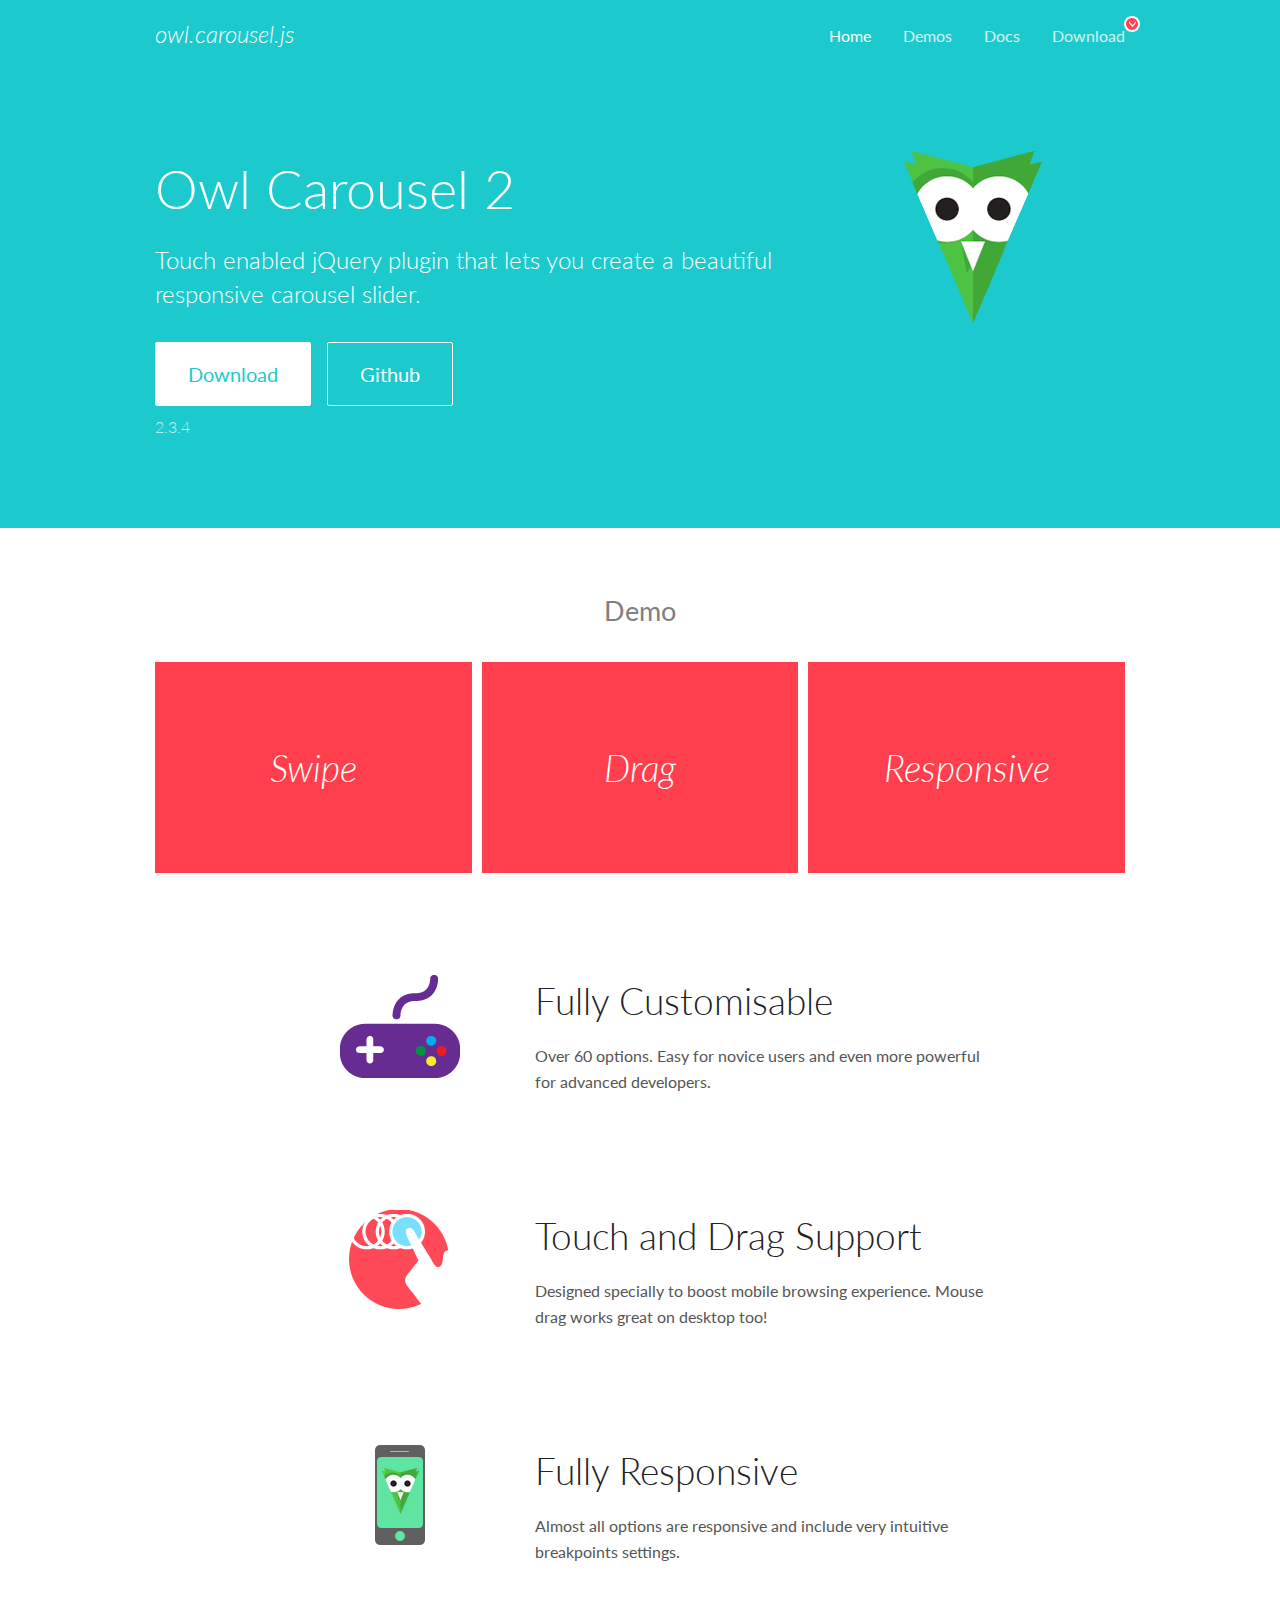
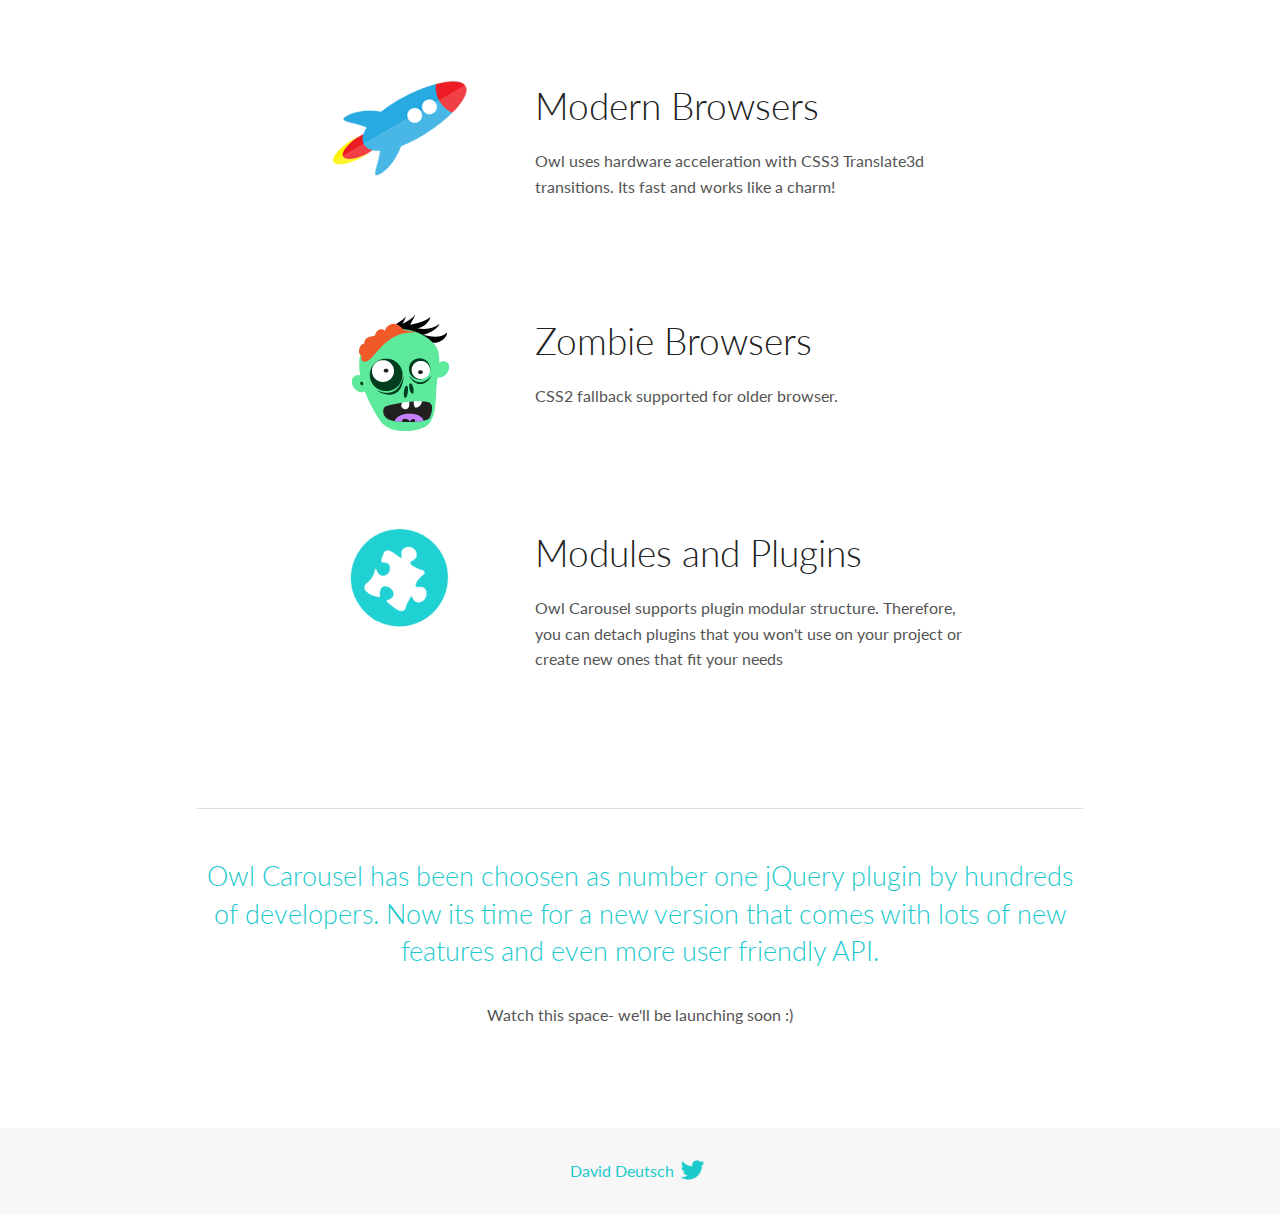
<file: OwlCarousel2-2.3.4/docs/index.html>
<!DOCTYPE html>
<html lang="en">
  <head>

    <!-- head -->
    <meta charset="utf-8">
    <meta name="msapplication-tap-highlight" content="no" />
    <meta name="viewport" content="width=device-width, initial-scale=1.0" />
    <meta name="description" content="Touch enabled jQuery plugin that lets you create beautiful responsive carousel slider.">
    <meta name="author" content="David Deutsch">
    <title>
      Home | Owl Carousel | 2.3.4
    </title>

    <!-- Stylesheets -->
    <link href='https://fonts.googleapis.com/css?family=Lato:300,400,700,400italic,300italic' rel='stylesheet' type='text/css'>
    <link rel="stylesheet" href="assets/css/docs.theme.min.css">

    <!-- Owl Stylesheets -->
    <link rel="stylesheet" href="assets/owlcarousel/assets/owl.carousel.min.css">
    <link rel="stylesheet" href="assets/owlcarousel/assets/owl.theme.default.min.css">

    <!-- HTML5 shim and Respond.js IE8 support of HTML5 elements and media queries -->

    <!--[if lt IE 9]>
      <script src="https://oss.maxcdn.com/libs/html5shiv/3.7.0/html5shiv.js"></script>
      <script src="https://oss.maxcdn.com/libs/respond.js/1.3.0/respond.min.js"></script>
    <![endif]-->

    <!-- Favicons -->
    <link rel="apple-touch-icon-precomposed" sizes="144x144" href="assets/ico/apple-touch-icon-144-precomposed.png">
    <link rel="shortcut icon" href="assets/ico/favicon.png">
    <link rel="shortcut icon" href="favicon.ico">

    <!-- Yeah i know js should not be in header. Its required for demos.-->

    <!-- javascript -->
    <script src="assets/vendors/jquery.min.js"></script>
    <script src="assets/owlcarousel/owl.carousel.js"></script>
  </head>
  <body>

    <!-- header -->
    <header class="header">
      <div class="row">
        <div class="large-12 columns">
          <div class="brand left">
            <h3>
              <a href="/OwlCarousel2/">owl.carousel.js</a> 
            </h3>
          </div>
          <a id="toggle-nav" class="right">
            <span></span> <span></span> <span></span> 
          </a> 
          <div class="nav-bar">
            <ul class="clearfix">
              <li class="active">
                <a href="/OwlCarousel2/index.html">Home</a> 
              </li>
              <li> <a href="/OwlCarousel2/demos/demos.html">Demos</a>  </li>
              <li> <a href="/OwlCarousel2/docs/started-welcome.html">Docs</a>  </li>
              <li>
                <a href="https://github.com/OwlCarousel2/OwlCarousel2/archive/2.3.4.zip">Download</a> 
                <span class="download"></span> 
              </li>
            </ul>
          </div>
        </div>
      </div>
    </header>

    <!-- home panel -->
    <section id="hero">
      <div class="row">
        <div class="large-8 medium-8 columns">
          <h1>Owl Carousel 2</h1>
          <h4>Touch enabled jQuery plugin that lets you create a beautiful responsive carousel slider.</h4>
          <a href="https://github.com/OwlCarousel2/OwlCarousel2/archive/2.3.4.zip" class="hero-button">Download</a> 
          <a href="https://github.com/OwlCarousel2/OwlCarousel2" class="hero-button outline">Github</a> 
          <p>2.3.4</p>
        </div>
        <div class="large-4 medium-4 columns">
          <img class="owl-logo" src="assets/img/owl-logo.png" alt="mr. Owl">
        </div>
      </div>
    </section>

    <!-- body -->
    <div class="home-demo">
      <div class="row">
        <div class="large-12 columns">
          <h3>Demo</h3>
          <div class="owl-carousel">
            <div class="item">
              <h2>Swipe</h2>
            </div>
            <div class="item">
              <h2>Drag</h2>
            </div>
            <div class="item">
              <h2>Responsive</h2>
            </div>
            <div class="item">
              <h2>CSS3</h2>
            </div>
            <div class="item">
              <h2>Fast</h2>
            </div>
            <div class="item">
              <h2>Easy</h2>
            </div>
            <div class="item">
              <h2>Free</h2>
            </div>
            <div class="item">
              <h2>Upgradable</h2>
            </div>
            <div class="item">
              <h2>Tons of options</h2>
            </div>
            <div class="item">
              <h2>Infinity</h2>
            </div>
            <div class="item">
              <h2>Auto Width</h2>
            </div>
          </div>
        </div>
      </div>
    </div>
    <script>
      var owl = $('.owl-carousel');
      owl.owlCarousel({
        margin: 10,
        loop: true,
        responsive: {
          0: {
            items: 1
          },
          600: {
            items: 2
          },
          1000: {
            items: 3
          }
        }
      })
    </script>

    <!-- features -->
    <div id="features">
      <div class="row">
        <div class="small-12 medium-9 small-centered columns">
          <section class="row feature">
            <div class="medium-4 small-12 columns">
              <img src="assets/img/feature-options.png" alt="">
            </div>
            <div class="medium-8 small-12 columns">
              <h2>Fully Customisable</h2>
              <p>Over 60 options. Easy for novice users and even more powerful for advanced developers.</p>
            </div>
          </section>
          <section class="row feature">
            <div class="medium-4 small-12 columns">
              <img src="assets/img/feature-drag.png" alt="">
            </div>
            <div class="medium-8 small-12 columns">
              <h2>Touch and Drag Support</h2>
              <p>Designed specially to boost mobile browsing experience. Mouse drag works great on desktop too!</p>
            </div>
          </section>
          <section class="row feature">
            <div class="medium-4 small-12 columns">
              <img src="assets/img/feature-responsive.png" alt="">
            </div>
            <div class="medium-8 small-12 columns">
              <h2>Fully Responsive</h2>
              <p>Almost all options are responsive and include very intuitive breakpoints settings.</p>
            </div>
          </section>
          <section class="row feature">
            <div class="medium-4 small-12 columns">
              <img src="assets/img/feature-modern.png" alt="">
            </div>
            <div class="medium-8 small-12 columns">
              <h2>Modern Browsers</h2>
              <p>Owl uses hardware acceleration with CSS3 Translate3d transitions. Its fast and works like a charm! </p>
            </div>
          </section>
          <section class="row feature">
            <div class="medium-4 small-12 columns">
              <img src="assets/img/feature-zombie.png" alt="">
            </div>
            <div class="medium-8 small-12 columns">
              <h2>Zombie Browsers</h2>
              <p>CSS2 fallback supported for older browser.</p>
            </div>
          </section>
          <section class="row feature">
            <div class="medium-4 small-12 columns">
              <img src="assets/img/feature-module.png" alt="">
            </div>
            <div class="medium-8 small-12 columns">
              <h2>Modules and Plugins</h2>
              <p>Owl Carousel supports plugin modular structure. Therefore, you can detach plugins that you won&#x27;t use on your project or create new ones that fit your needs</p>
            </div>
          </section>
        </div>
      </div>
    </div>

    <!-- footer -->
    <section id="teaser-text">
      <div class="row">
        <div class="small-12 medium-11 small-centered columns">
          <hr>
          <h3 id="owl-carousel-has-been-choosen-as-number-one-jquery-plugin-by-hundreds-of-developers-now-its-time-for-a-new-version-that-comes-with-lots-of-new-features-and-even-more-user-friendly-api-">Owl Carousel has been choosen as number one jQuery plugin by hundreds of developers. Now its time for a new version that comes with lots of new features and even more user friendly API.</h3>
          <p>Watch this space- we&#39;ll be launching soon :)</p>
        </div>
      </div>
    </section>

    <!-- footer -->
    <footer class="footer">
      <div class="row">
        <div class="large-12 columns">
          <h5>
            <a href="/OwlCarousel2/docs/support-contact.html">David Deutsch</a> 
            <a id="custom-tweet-button" href="https://twitter.com/share?url=https://github.com/OwlCarousel2/OwlCarousel2&text=Owl Carousel - This is so awesome! " target="_blank"></a> 
          </h5>
        </div>
      </div>
    </footer>

    <!-- vendors -->
    <script src="assets/vendors/highlight.js"></script>
    <script src="assets/js/app.js"></script>
  </body>
</html>
</file>
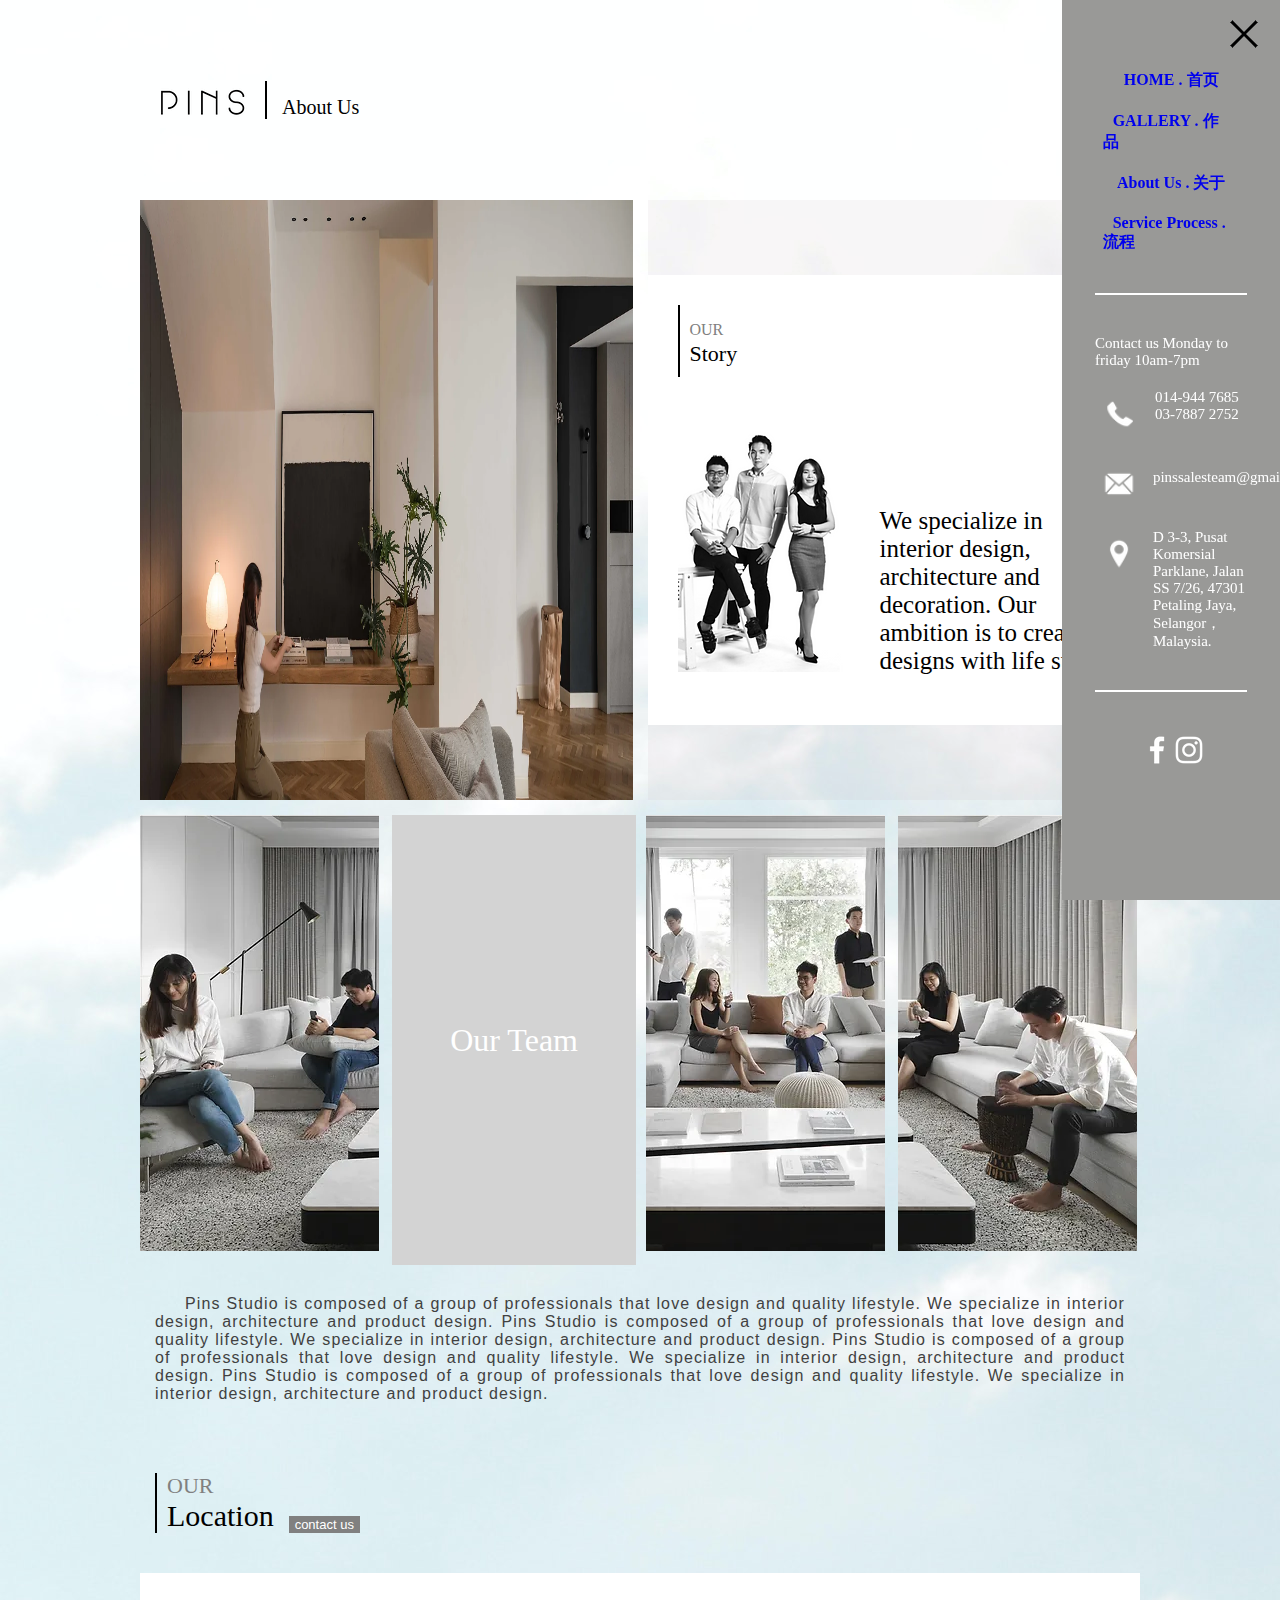
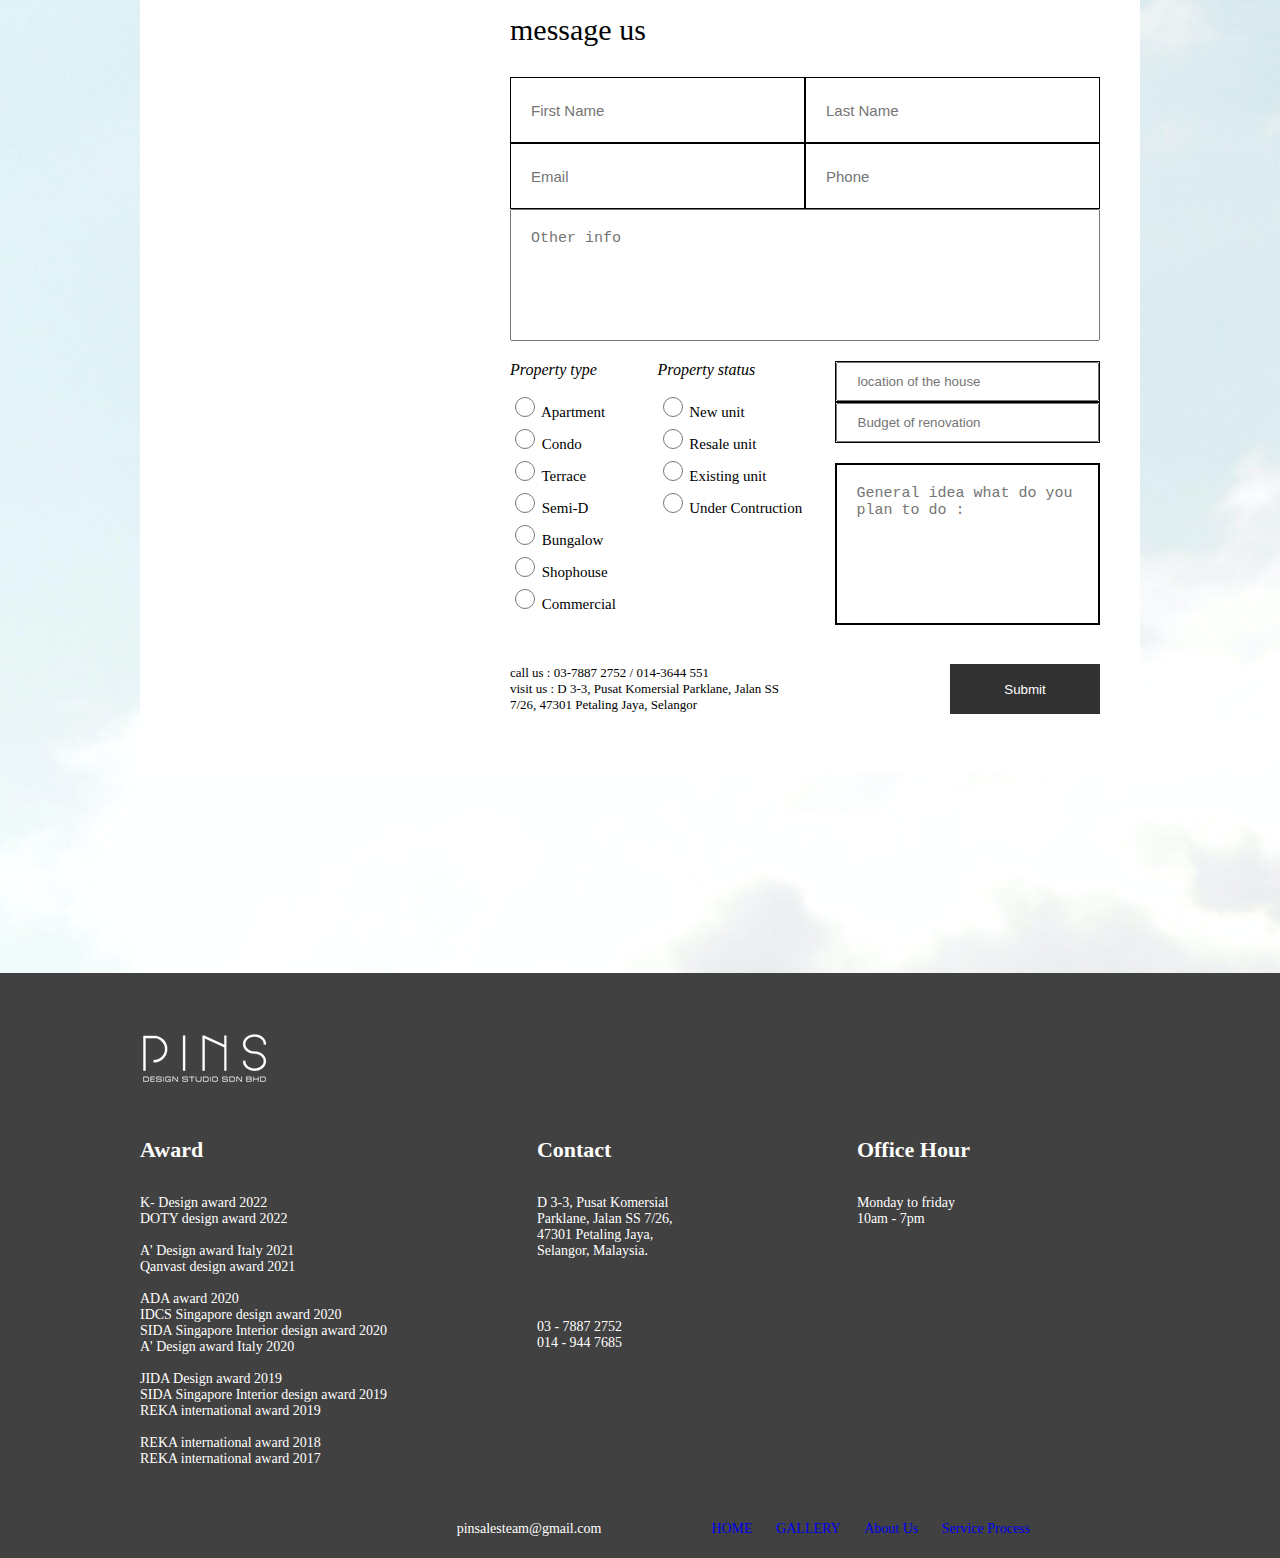
<file: about-us.html>
<!DOCTYPE html>
<html lang="en">

<head>
    <meta charset="UTF-8">
    <meta name="viewport" content="width=device-width, initial-scale=1.0">
    <title>About Us | Pins</title>
    <link rel="stylesheet" href="style-about-us.css">
    <link rel="stylesheet" href="nav-style.css">
    <link rel="stylesheet" href="https://cdnjs.cloudflare.com/ajax/libs/animate.css/4.1.1/animate.min.css" />
</head>

<body>

    <section class="about-container">
        <!------------------------------MENU-------------------------------------------->
        <div class="menu">
            <button class="btn-menu" onclick="functionToOpenMenu()"></button>
        </div>

        <div class="nav-container animate__animated animate__bounceInRight">
            <div class="nav-layer" onclick="functionToCloseMenu()"></div>
            <div class="nav">
                <div class="btn-close-menu-container">
                    <button class="btn-close-menu" onclick="functionToCloseMenu()"></button>
                </div>


                <div class="nav-menu">
                    <div class="ul-nav-menu">
                        <div class="nav-index">
                            <a href="index.html"><span>HOME . 首页</span></a>
                        </div>
                        <div class="nav-gallery">
                            <a href="gallery.html">GALLERY . 作品</a>
                        </div>
                        <div class="nav-about-us">
                            <a href="about-us.html">About Us . 关于</a>
                        </div>
                        <div class="nav-service-process">
                            <a href="service-process.html">Service Process . 流程</a>
                        </div>

                    </div>
                </div>

                <div class="nav-info">
                    <div>
                        <p>Contact us Monday to friday 10am-7pm</p>
                    </div>
                    <div class="nav-info-phone">
                        <img class="img-phone" src="image/call.webp">
                        <div class="phone-number">
                            <p>014-944 7685</p>
                            <p>03-7887 2752</p>
                        </div>
                    </div>
                    <div class="nav-info-mail">
                        <img class="img-mail" src="image/mail.webp">
                        <div class="mail-txt">
                            <p>pinssalesteam@gmail.com</p>
                        </div>
                    </div>
                    <div class="nav-info-addr">
                        <img class="img-addr" src="image/loc.webp">
                        <div class="location-txt">
                            <p>D 3-3, Pusat Komersial Parklane, Jalan SS 7/26,
                                47301 Petaling Jaya,
                                Selangor， Malaysia.</p>
                        </div>
                    </div>
                </div>
                <div class="nav-fb-insta">
                    <button class="btn-fb" onclick="more()"></button>
                    <button class="btn-insta" onclick="more()"></button>
                </div>
            </div>
        </div>
        <!------------------------------container-------------------------------------->
        <div class="about-us-container">
            <div class="about-us-banner">
                <div class="img-logo-container">
                    <img class="img-logo" src="image/Logo_01.webp"></img>
                </div>
                <div class="about-us-txt">
                    <p>About Us</p>
                </div>
            </div>
            <!------------------------------------------------>
            <div class="our-story-container">
                <div class="left-container">
                    <img src="image/demo1.webp">
                </div>
                <div class="right-container">
                    <div class="our-story-front-layer">
                        <div class="title-vs-img">
                            <div class="title-txt">
                                <p><span style="font-size: 16px; color: gray">OUR</span><br>Story</p>
                            </div>
                            <img src="image/our-story-demo.webp">
                        </div>
                        <div class="story-txt">
                            <p>We specialize in interior design,
                                architecture and decoration.
                                Our ambition is to create designs with life style .</p>
                        </div>
                    </div>
                </div>
            </div>
            <div class="our-team-container">
                <div class="con-1 img-zoom">
                    <img src="image/team1.webp">
                </div>
                <div class="con-2">
                    <p>Our Team</p>
                </div>
                <div class="con-3 img-zoom">
                    <img src="image/team2.webp">
                </div>
                <div class="con-4 img-zoom">
                    <img src="image/team3.webp">
                </div>
            </div>

            <div class="introduce-con">
                <p>Pins Studio is composed of a group of professionals that love design and quality lifestyle. We
                    specialize in interior design, architecture and product design. Pins Studio is composed of a group
                    of professionals that love design and quality lifestyle. We specialize in interior design,
                    architecture and product design. Pins Studio is composed of a group of professionals that love
                    design and quality lifestyle. We specialize in interior design, architecture and product design.
                    Pins Studio is composed of a group of professionals that love design and quality lifestyle. We
                    specialize in interior design, architecture and product design. </p>
            </div>
            <div class="our-loc-container">
                <div class="our-loc-txt">
                    <p class="txt-1">OUR</p>
                    <p class="txt-2">Location</p>
                </div>
                <button class="btn-contact-us" onclick="functionToOpenMenu()">contact us</button>
            </div>
            <div class="map-mes-container">
                <div class="map-con">
                    <iframe class="google-map"
                        src="https://www.google.com/maps/embed?pb=!1m18!1m12!1m3!1d3723.915177799091!2d105.78406587594053!3d21.03607968752582!2m3!1f0!2f0!3f0!3m2!1i1024!2i768!4f13.1!3m3!1m2!1s0x3135ab4a0d0bac5f%3A0xbc39fc03825b4b4f!2zMTAgUC4gVHLhuqduIFF14buRYyBWxrDhu6NuZywgROG7i2NoIFbhu41uZyBI4bqtdSwgQ-G6p3UgR2nhuqV5LCBIw6AgTuG7mWksIFZp4buHdCBOYW0!5e0!3m2!1svi!2s!4v1688493102530!5m2!1svi!2s"></iframe>
                </div>
                <form class="mes-con" id="mes-form">
                    <div class="mes-title-txt">
                        <p>message us</p>
                    </div>
                    <div class="tbl-container">
                        <div class="tblcss tbl-row-1">
                            <div class="concss first-name-con">
                                <input type="text" class="txtcss first-name-txt" placeholder="First Name"
                                    maxlength="100">
                            </div>
                            <div class="concss last-name-con">
                                <input type="text" class="txtcss last-name-txt" placeholder="Last Name" maxlength="100">
                            </div>
                        </div>
                        <div class="tblcss tbl-row-2">
                            <div class="concss email-con">
                                <input type="mail" class="txtcss email-txt" placeholder="Email" maxlength="250">
                            </div>
                            <div class="concss phone-con">
                                <input type="text" class="txtcss phone-txt" placeholder="Phone" maxlength="50">
                            </div>
                        </div>
                        <div class="tblcss-2 tbl-row-3">
                            <textarea form="mes-form" class="ta other-info-txt" placeholder="Other info"></textarea>
                        </div>
                    </div>
                    <div class="container-2">
                        <div class="property-type-con">
                            <div class="prop-title">
                                <p>Property type</p>
                            </div>
                            <div class="prop-1">
                                <input type="radio" name="prop-type" class="radio-type">
                                <label>Apartment</label>
                            </div>
                            <div class="prop-2">
                                <input type="radio" name="prop-type" class="radio-type">
                                <label>Condo</label>
                            </div>
                            <div class="prop-3">
                                <input type="radio" name="prop-type" class="radio-type">
                                <label>Terrace</label>
                            </div>
                            <div class="prop-4">
                                <input type="radio" name="prop-type" class="radio-type">
                                <label>Semi-D</label>
                            </div>
                            <div class="prop-5">
                                <input type="radio" name="prop-type" class="radio-type">
                                <label>Bungalow</label>
                            </div>
                            <div class="prop-6">
                                <input type="radio" name="prop-type" class="radio-type">
                                <label>Shophouse</label>
                            </div>
                            <div class="prop-7">
                                <input type="radio" name="prop-type" class="radio-type">
                                <label>Commercial</label>
                            </div>

                        </div>
                        <div class="property-status-con">
                            <div class="prop-title">
                                <p>Property status</p>
                            </div>
                            <div class="status-1">
                                <input type="radio" name="prop-status" class="radio-type">
                                <label>New unit</label>
                            </div>
                            <div class="status-2">
                                <input type="radio" name="prop-status" class="radio-type">
                                <label>Resale unit</label>
                            </div>
                            <div class="status-3">
                                <input type="radio" name="prop-status" class="radio-type">
                                <label>Existing unit</label>
                            </div>
                            <div class="status-4">
                                <input type="radio" name="prop-status" class="radio-type">
                                <label>Under Contruction</label>
                            </div>
                        </div>
                        <div class="col-3">
                            <div class="col-3-con loc-con">
                                <input type="text" placeholder="location of the house" class="col-3-txt loc-txt">
                            </div>
                            <div class="col-3-con budget-con">
                                <input type="text" placeholder="Budget of renovation" class="col-3-txt budget-txt">
                            </div>
                            <div class="idea-con">
                                <textarea form="mes-form" class="ta-idea"
                                    placeholder="General idea what do you plan to do :"></textarea>
                            </div>
                        </div>
                    </div>
                    <div class="btn-container">
                        <div class="info-txt">
                            <p>call us : 03-7887 2752 / 014-3644 551</p>
                            <p>visit us : D 3-3, Pusat Komersial Parklane, Jalan SS 7/26,
                                47301 Petaling Jaya, Selangor</p>
                        </div>
                        <button class="btn-submit" onclick="more()">Submit</button>

                    </div>
                </form>
            </div>

        </div>
    </section>


    <script src="script.js"></script>
</body>
<!------------------------------------footer-------------------------------------------->
<footer>
    <div class="banner">
        <img src="image/logo.webp">
    </div>
    <div class="infor">
        <div class="award">
            <h1 class="titleh1">Award</h1>
            <br><br>
            K- Design award 2022<br>
            DOTY design award 2022<br>
            <br>
            A' Design award Italy 2021<br>
            Qanvast design award 2021<br>
            <br>
            ADA award 2020<br>
            IDCS Singapore design award 2020<br>
            SIDA Singapore Interior design award 2020<br>
            A' Design award Italy 2020<br>
            <br>
            JIDA Design award 2019<br>
            SIDA Singapore Interior design award 2019<br>
            REKA international award 2019<br>
            <br>
            REKA international award 2018<br>
            REKA international award 2017
            </pre>
        </div>
        <div class="contact">
            <h1 class="titleh1">Contact</h1>
            <br><br>
            <div class="sp-loc">
                <span>
                    D 3-3, Pusat Komersial Parklane, Jalan SS 7/26,<br> 47301 Petaling Jaya, Selangor, ​Malaysia.
                </span>
            </div>
            <div class="sp-phone">
                <span>
                    03 - 7887 2752<br>
                    014 - 944 7685
                </span>
            </div>

        </div>
        <div class="office-hour">
            <h1 class="titleh1">Office Hour</h1>
            <br><br>
            Monday to friday<br>
            10am - 7pm
        </div>

    </div>
    <div class="final-line">
        <div class="email"><a href="mailto:pinsalesteam@gmail.com">pinsalesteam@gmail.com</a></div>
        <div class="menu-final-line">
            <ul>
                <li><a href="index.html">HOME</a></li>
                <li><a href="gallery.html">GALLERY</a></li>
                <li><a href="about-us.html">About Us</a></li>
                <li><a href="service-process.html">Service Process</a></li>
            </ul>
        </div>
    </div>

</footer>

</html>
</file>
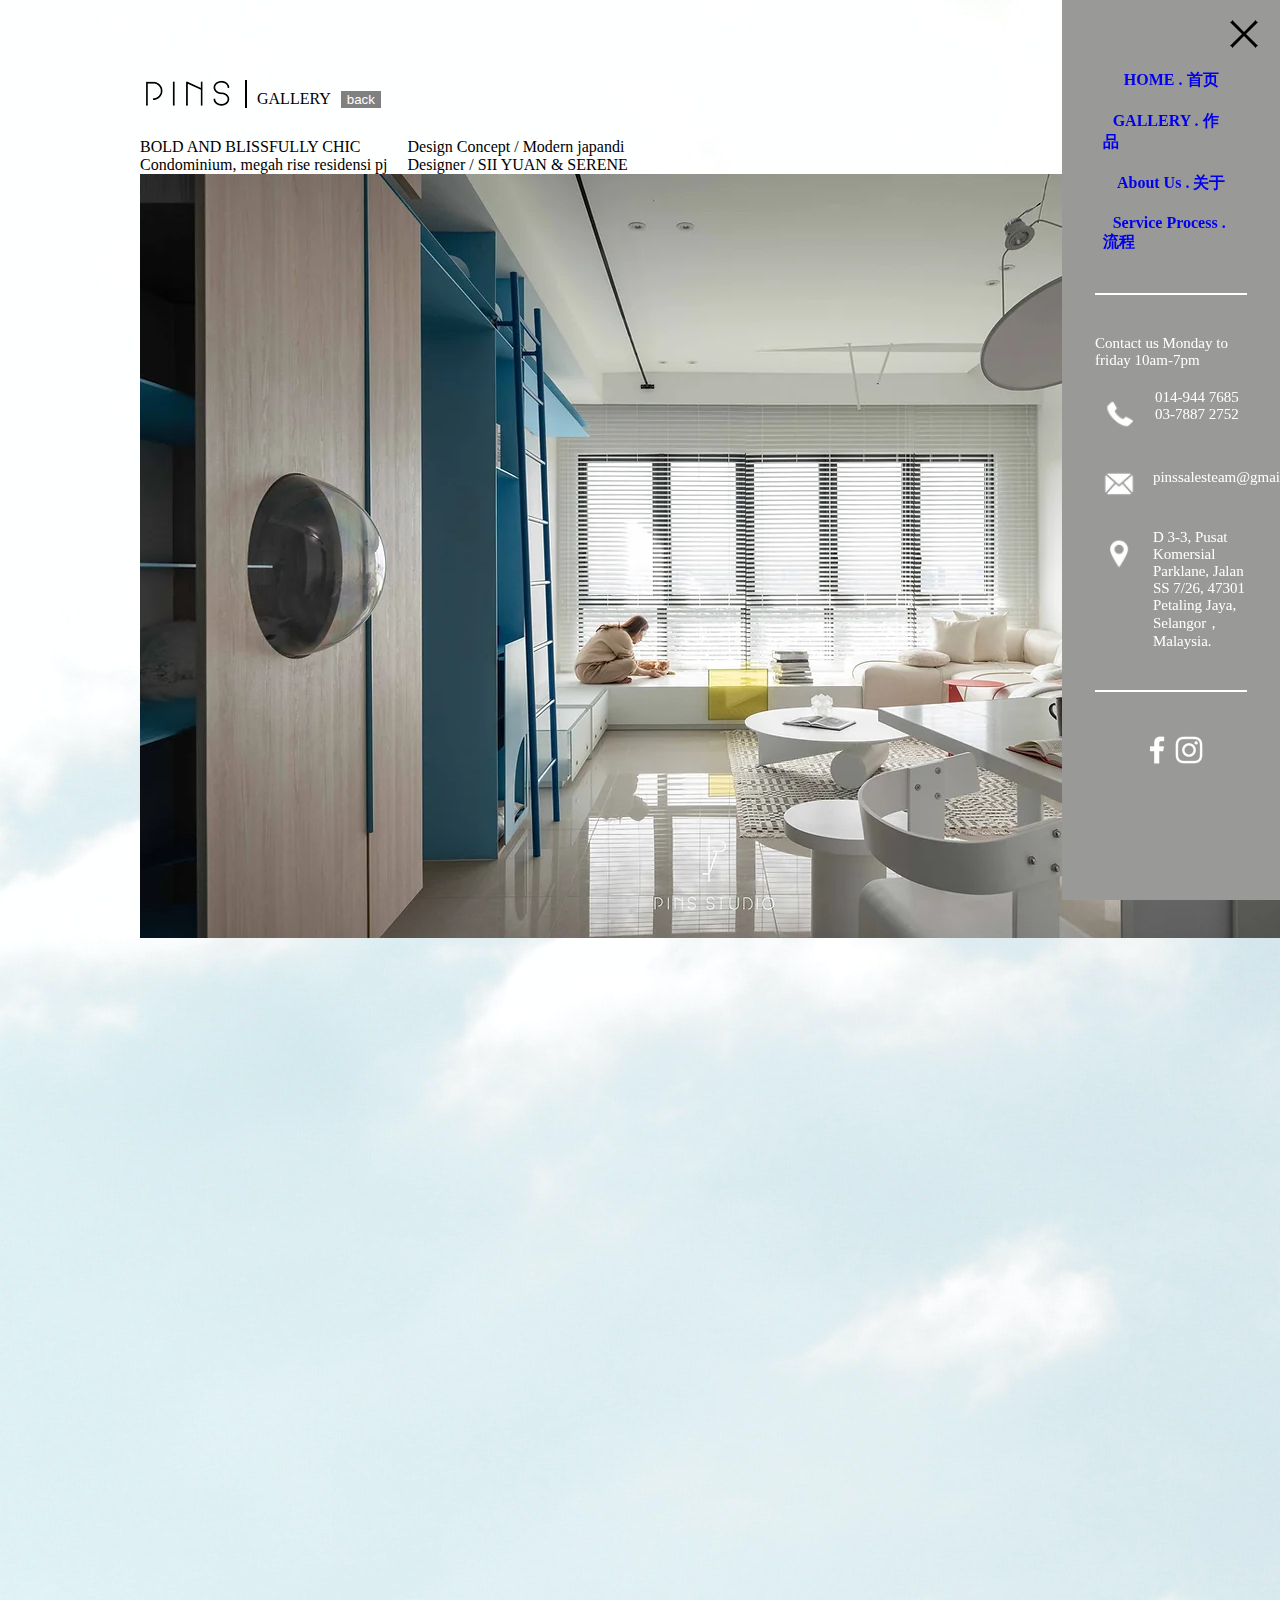
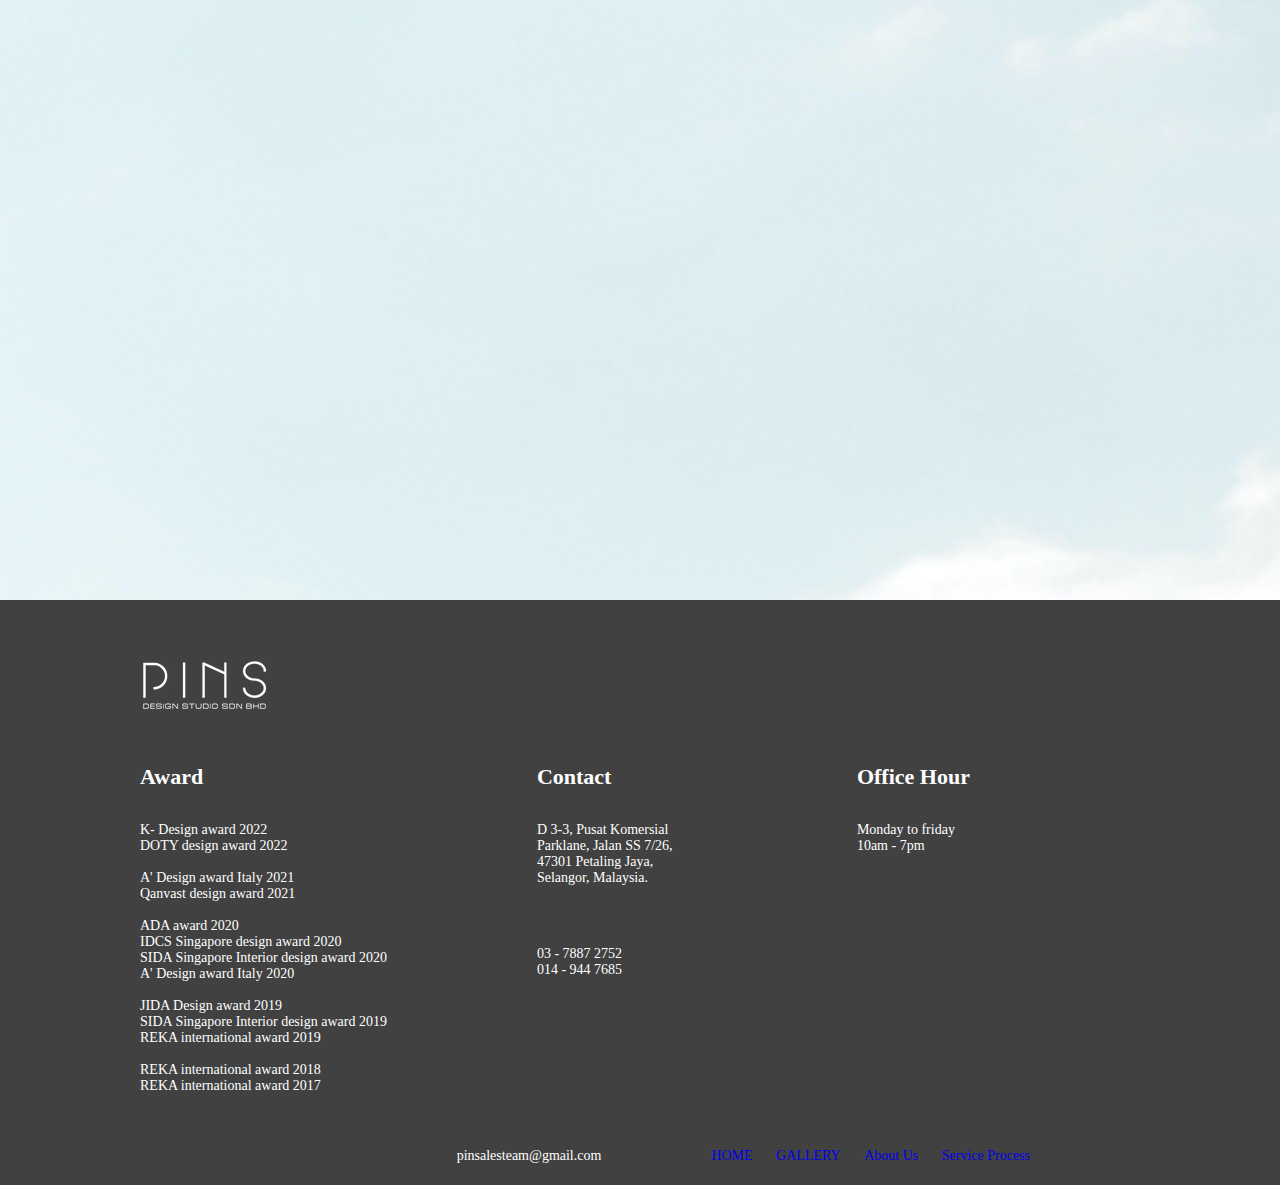
<file: gallery-detail.html>
<!DOCTYPE html>
<html lang="en">

<head>
    <meta charset="UTF-8">
    <meta name="viewport" content="width=device-width, initial-scale=1.0">
    <title>INTERIOR | Pins</title>
    <link rel="stylesheet" href="style-gallery-detail.css">
    <link rel="stylesheet" href="nav-style.css">
    <link rel="stylesheet" href="https://cdnjs.cloudflare.com/ajax/libs/animate.css/4.1.1/animate.min.css" />
</head>

<body>
    <!------------------------------MENU-------------------------------------------->
    <div class="menu">
        <button class="btn-menu" onclick="functionToOpenMenu()"></button>
    </div>

    <div class="nav-container animate__animated animate__bounceInRight">
        <div class="nav-layer" onclick="functionToCloseMenu()"></div>
        <div class="nav">
            <div class="btn-close-menu-container">
                <button class="btn-close-menu" onclick="functionToCloseMenu()"></button>
            </div>


            <div class="nav-menu">
                <div class="ul-nav-menu">
                    <div class="nav-index">
                        <a href="index.html"><span>HOME . 首页</span></a>
                    </div>
                    <div class="nav-gallery">
                        <a href="gallery.html">GALLERY . 作品</a>
                    </div>
                    <div class="nav-about-us">
                        <a href="about-us.html">About Us . 关于</a>
                    </div>
                    <div class="nav-service-process">
                        <a href="service-process.html">Service Process . 流程</a>
                    </div>

                </div>
            </div>

            <div class="nav-info">
                <div>
                    <p>Contact us Monday to friday 10am-7pm</p>
                </div>
                <div class="nav-info-phone">
                    <img class="img-phone" src="image/call.webp">
                    <div class="phone-number">
                        <p>014-944 7685</p>
                        <p>03-7887 2752</p>
                    </div>
                </div>
                <div class="nav-info-mail">
                    <img class="img-mail" src="image/mail.webp">
                    <div class="mail-txt">
                        <p>pinssalesteam@gmail.com</p>
                    </div>
                </div>
                <div class="nav-info-addr">
                    <img class="img-addr" src="image/loc.webp">
                    <div class="location-txt">
                        <p>D 3-3, Pusat Komersial Parklane, Jalan SS 7/26,
                            47301 Petaling Jaya,
                            Selangor， Malaysia.</p>
                    </div>
                </div>
            </div>
            <div class="nav-fb-insta">
                <button class="btn-fb" onclick="more()"></button>
                <button class="btn-insta" onclick="more()"></button>
            </div>
        </div>
    </div>

    <!----------------------------gallery-container----------------------->
    <div class="gallery-detail-container">
        <!---------gallery-detail-banner----------->
        <div class="gallery-detail-banner">
            <img src="image/Logo_01.webp">
            <div class="gallery-txt-con">
                <p>GALLERY</p>
            </div>
            <button class="btn-back" onclick="goToGallery()">back</button>
        </div>
        <div class="detail-txt-con">
            <div class="left-txt">
                <p>BOLD AND BLISSFULLY CHIC</p>
                <p>Condominium, megah rise residensi pj</p>
            </div>
            <div class="right-txt">
                <p>Design Concept / Modern japandi</p>
                <p>Designer / SII YUAN & SERENE</p>
            </div>
        </div>
        <div class="gallery-img-con">
            <img src="image/demo4.webp">
        </div>
    </div>

    <script src="script.js"></script>
</body>
<!------------------------------------footer-------------------------------------------->
<footer>
    <div class="banner">
        <img src="image/logo.webp">
    </div>
    <div class="infor">
        <div class="award">
            <h1 class="titleh1">Award</h1>
            <br><br>
            K- Design award 2022<br>
            DOTY design award 2022<br>
            <br>
            A' Design award Italy 2021<br>
            Qanvast design award 2021<br>
            <br>
            ADA award 2020<br>
            IDCS Singapore design award 2020<br>
            SIDA Singapore Interior design award 2020<br>
            A' Design award Italy 2020<br>
            <br>
            JIDA Design award 2019<br>
            SIDA Singapore Interior design award 2019<br>
            REKA international award 2019<br>
            <br>
            REKA international award 2018<br>
            REKA international award 2017
            </pre>
        </div>
        <div class="contact">
            <h1 class="titleh1">Contact</h1>
            <br><br>
            <div class="sp-loc">
                <span>
                    D 3-3, Pusat Komersial Parklane, Jalan SS 7/26,<br> 47301 Petaling Jaya, Selangor, ​Malaysia.
                </span>
            </div>
            <div class="sp-phone">
                <span>
                    03 - 7887 2752<br>
                    014 - 944 7685
                </span>
            </div>

        </div>
        <div class="office-hour">
            <h1 class="titleh1">Office Hour</h1>
            <br><br>
            Monday to friday<br>
            10am - 7pm
        </div>

    </div>
    <div class="final-line">
        <div class="email"><a href="mailto:pinsalesteam@gmail.com">pinsalesteam@gmail.com</a></div>
        <div class="menu-final-line">
            <ul>
                <li><a href="index.html">HOME</a></li>
                <li><a href="gallery.html">GALLERY</a></li>
                <li><a href="about-us.html">About Us</a></li>
                <li><a href="service-process.html">Service Process</a></li>
            </ul>
        </div>
    </div>

</footer>

</html>
</file>
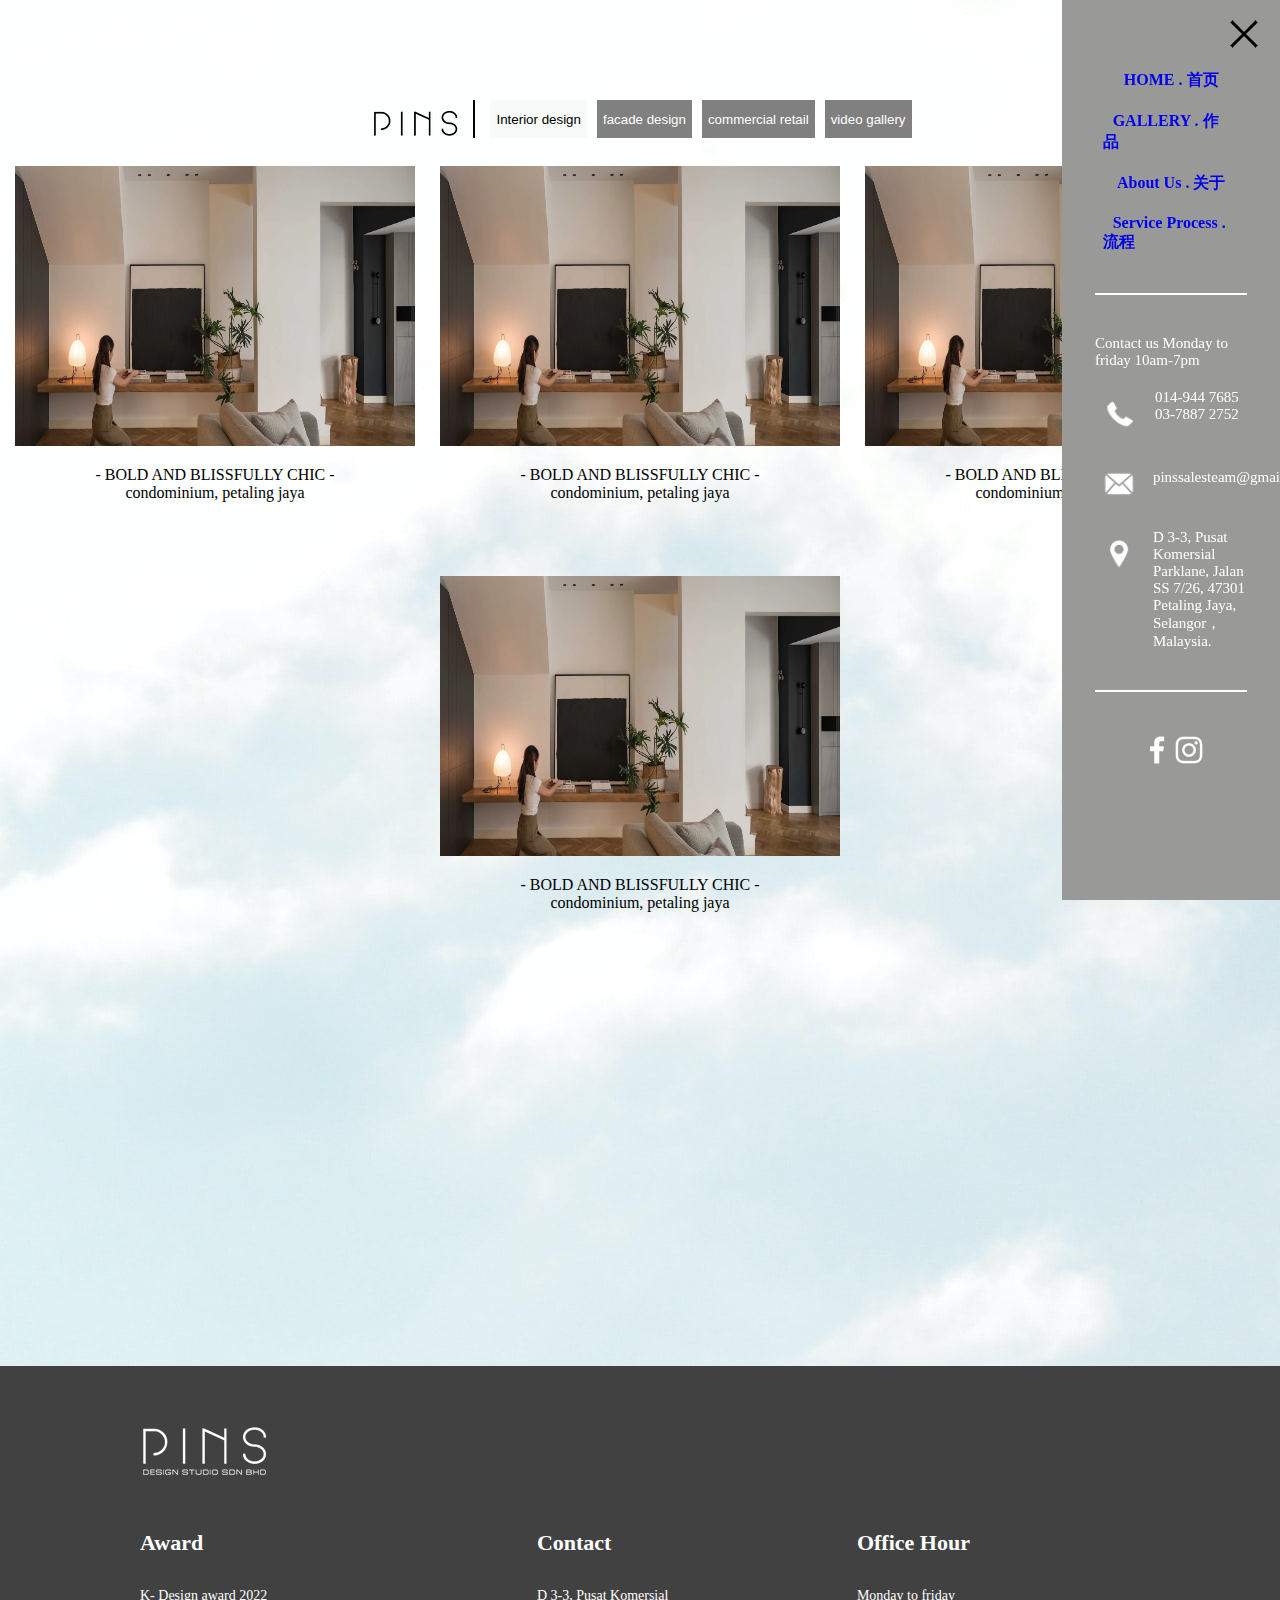
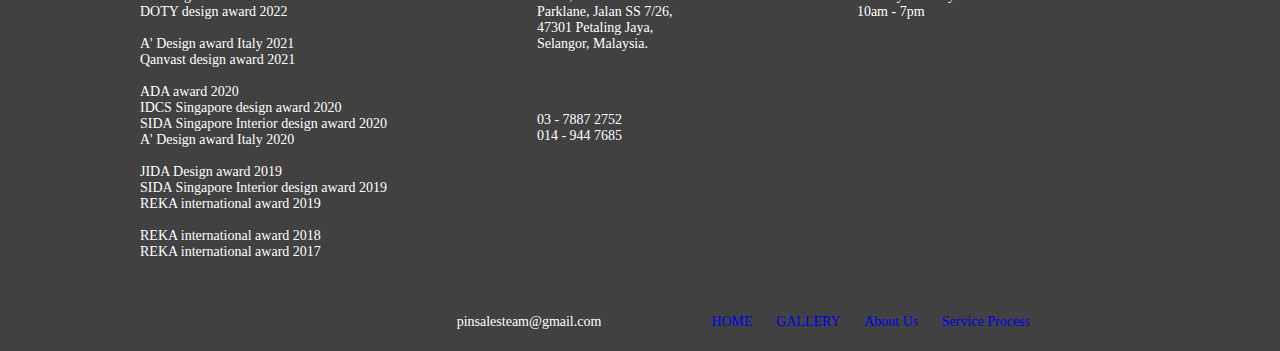
<file: gallery.html>
<!DOCTYPE html>
<html lang="en">
<head>
    <meta charset="UTF-8">
    <meta name="viewport" content="width=device-width, initial-scale=1.0">
    <title>INTERIOR | Pins</title>
    <link rel="stylesheet" href="style-gallery.css">
    <link rel="stylesheet" href="nav-style.css">
    <link rel="stylesheet" href="https://cdnjs.cloudflare.com/ajax/libs/animate.css/4.1.1/animate.min.css" />
</head>
<body>
    <!------------------------------MENU-------------------------------------------->
    <div class="menu">
        <button class="btn-menu" onclick="functionToOpenMenu()"></button>
    </div>

    <div class="nav-container animate__animated animate__bounceInRight">
        <div class="nav-layer" onclick="functionToCloseMenu()"></div>
        <div class="nav">
            <div class = "btn-close-menu-container">
                <button class="btn-close-menu" onclick="functionToCloseMenu()"></button>
            </div>
            
           
            <div class="nav-menu">
                <div class="ul-nav-menu">
                    <div class = "nav-index">
                        <a href="index.html"><span>HOME . 首页</span></a>
                    </div>
                    <div class="nav-gallery">
                        <a href="gallery.html">GALLERY . 作品</a>
                    </div>
                    <div class="nav-about-us">
                        <a href="about-us.html">About Us . 关于</a>
                    </div>
                    <div class="nav-service-process">
                        <a href="service-process.html">Service Process . 流程</a>
                    </div>
                    
                </div>
            </div>
    
            <div class="nav-info">
                <div>
                    <p>Contact us Monday to friday 10am-7pm</p>
                </div>
                <div class="nav-info-phone">
                    <img class="img-phone" src="image/call.webp">
                    <div class="phone-number">
                        <p>014-944 7685</p>
                        <p>03-7887 2752</p>
                    </div>
                </div>
                <div class="nav-info-mail">
                    <img class="img-mail" src="image/mail.webp">
                    <div class="mail-txt">
                        <p>pinssalesteam@gmail.com</p>
                    </div>
                </div>
                <div class="nav-info-addr">
                    <img class="img-addr" src="image/loc.webp">
                    <div class="location-txt">
                        <p>D 3-3, Pusat Komersial Parklane, Jalan SS 7/26,
                            47301 Petaling Jaya,
                            Selangor， Malaysia.</p>
                    </div>
                </div>
            </div>
            <div class="nav-fb-insta">
                <button class="btn-fb" onclick="more()"></button>
                <button class="btn-insta" onclick="more()"></button>
            </div>
        </div>
    </div>
    <!-----------------------------gallery-menu---------------------------->
    <div class="gallery-menu">
        <img src="image/Logo_01.webp">
        <div class="btn-container">
        <button class="btn-1">Interior design</button>
        <button class="btn-2" onclick="more()">facade design</button>
        <button class="btn-3" onclick="more()">commercial retail</button>
        <button class="btn-4" onclick="more()">video gallery</button>
        </div>
    </div>
    <!----------------------------gallery-container----------------------->
    <div class="gallery-container">
        <div class="gallery gallery-1">
            <img class ="gallery-img" src="image/demo1.webp" onclick="goToDetail()">
            <div class="gallery-description">
                <p>- BOLD AND BLISSFULLY CHIC -<br>
                    condominium, petaling jaya</p>
            </div>
        </div>

        <div class="gallery gallery-1">
            <img class ="gallery-img" src="image/demo1.webp" onclick="goToDetail()">
            <div class="gallery-description">
                <p>- BOLD AND BLISSFULLY CHIC -<br>
                    condominium, petaling jaya</p>
            </div>
        </div>

        <div class="gallery gallery-1">
            <img class ="gallery-img" src="image/demo1.webp" onclick="goToDetail()">
            <div class="gallery-description">
                <p>- BOLD AND BLISSFULLY CHIC -<br>
                    condominium, petaling jaya</p>
            </div>
        </div>

        <div class="gallery gallery-1">
            <img class ="gallery-img" src="image/demo1.webp" onclick="goToDetail()">
            <div class="gallery-description">
                <p>- BOLD AND BLISSFULLY CHIC -<br>
                    condominium, petaling jaya</p>
            </div>
        </div>
        
    </div>

   <script src="script.js"></script>
</body>
<!------------------------------------footer-------------------------------------------->
<footer>
    <div class="banner">
        <img src="image/logo.webp">
    </div>
    <div class="infor">
        <div class="award">
            <h1 class="titleh1">Award</h1>
            <br><br>
            K- Design award 2022<br>
            DOTY design award 2022<br>
            <br>
            A' Design award Italy 2021<br>
            Qanvast design award 2021<br>
            <br>
            ADA award 2020<br>
            IDCS Singapore design award 2020<br>
            SIDA Singapore Interior design award 2020<br>
            A' Design award Italy 2020<br>
            <br>
            JIDA Design award 2019<br>
            SIDA Singapore Interior design award 2019<br>
            REKA international award 2019<br>
            <br>
            REKA international award 2018<br>
            REKA international award 2017
            </pre>
        </div>
        <div class="contact">
            <h1 class="titleh1">Contact</h1>
            <br><br>
            <div class="sp-loc">
                <span>
                    D 3-3, Pusat Komersial Parklane, Jalan SS 7/26,<br> 47301 Petaling Jaya, Selangor, ​Malaysia.
                </span>
            </div>
            <div class="sp-phone">
                <span>
                    03 - 7887 2752<br>
                    014 - 944 7685
                </span>
            </div>

        </div>
        <div class="office-hour">
            <h1 class="titleh1">Office Hour</h1>
            <br><br>
            Monday to friday<br>
            10am - 7pm
        </div>

    </div>
    <div class="final-line">
        <div class="email"><a href="mailto:pinsalesteam@gmail.com">pinsalesteam@gmail.com</a></div>
        <div class="menu-final-line">
            <ul>
                <li><a href="index.html">HOME</a></li>
                <li><a href="gallery.html">GALLERY</a></li>
                <li><a href="about-us.html">About Us</a></li>
                <li><a href="service-process.html">Service Process</a></li>
            </ul>
        </div>
    </div>

</footer>
</html>
</file>
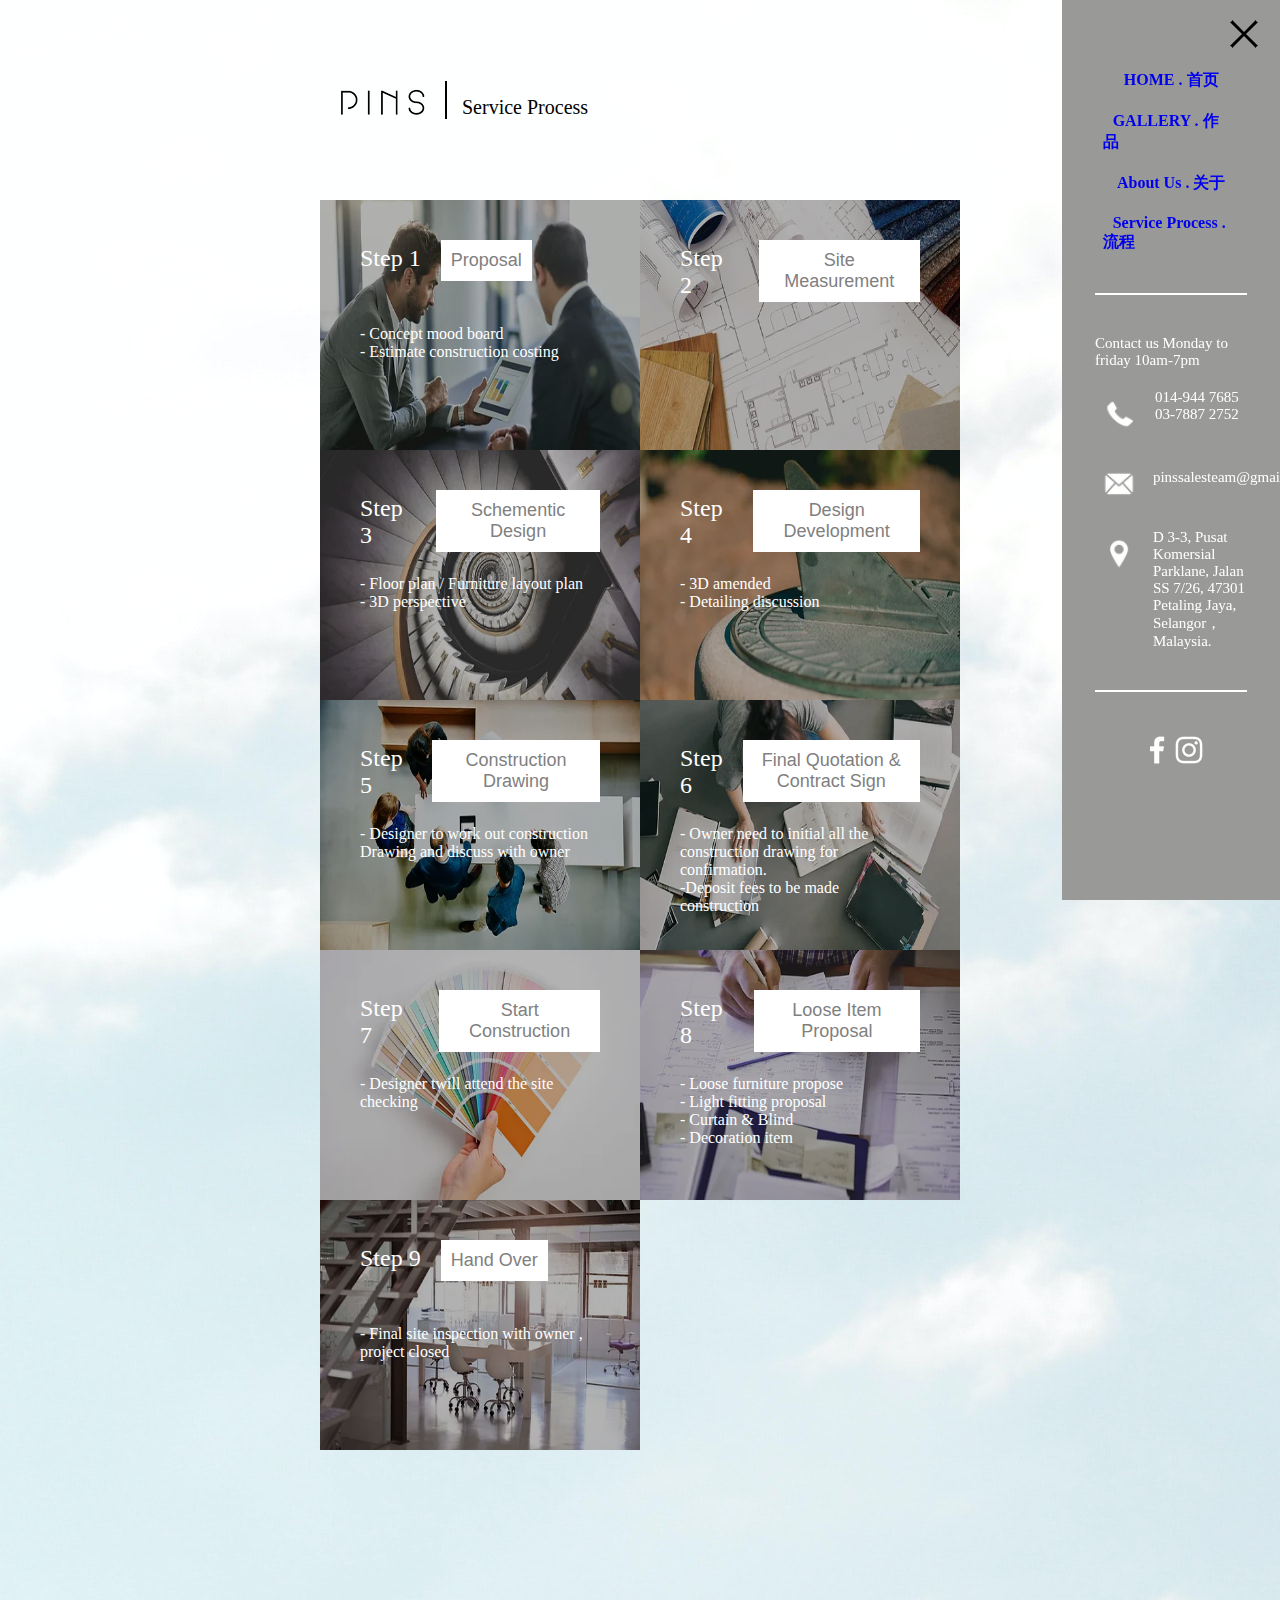
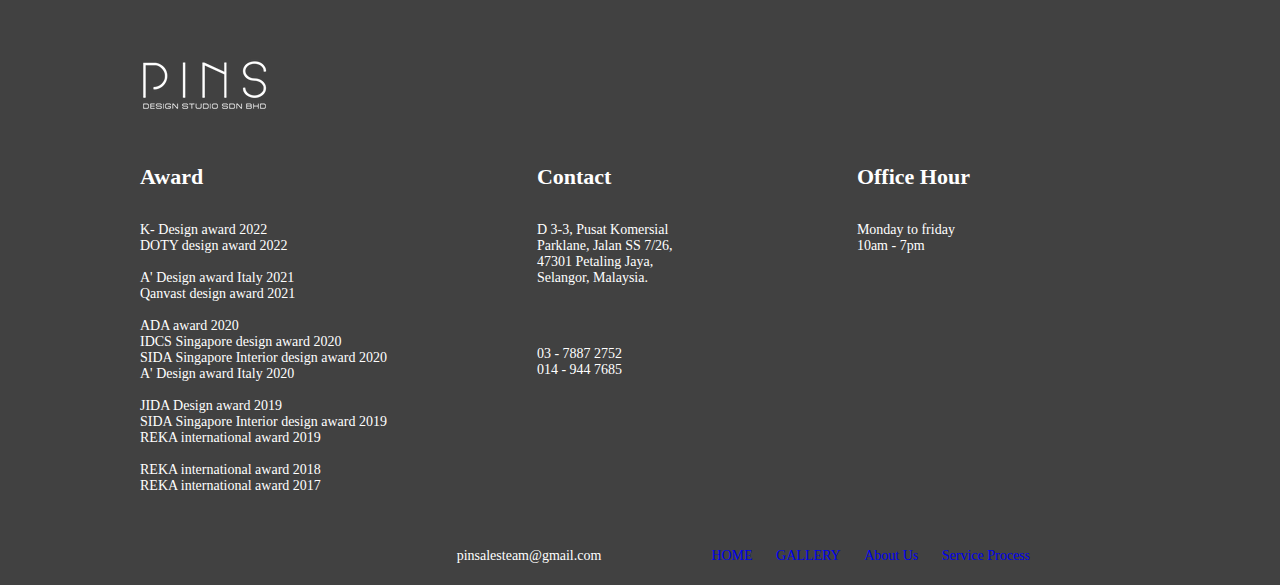
<file: service-process.html>
<!DOCTYPE html>
<html lang="en">

<head>
    <meta charset="UTF-8">
    <meta name="viewport" content="width=device-width, initial-scale=1.0">
    <title>Service Process | Pins</title>
    <link rel="stylesheet" href="style-service-process.css">
    <link rel="stylesheet" href="nav-style.css">
    <link rel="stylesheet" href="https://cdnjs.cloudflare.com/ajax/libs/animate.css/4.1.1/animate.min.css" />
</head>

<body>
    <!------------------------------MENU-------------------------------------------->
    <div class="menu">
        <button class="btn-menu" onclick="functionToOpenMenu()"></button>
    </div>

    <div class="nav-container">
        <div class="nav-layer" onclick="functionToCloseMenu()"></div>
        <div class="nav">
            <div class="btn-close-menu-container">
                <button class="btn-close-menu" onclick="functionToCloseMenu()"></button>
            </div>


            <div class="nav-menu">
                <div class="ul-nav-menu">
                    <div class="nav-index">
                        <a href="index.html"><span>HOME . 首页</span></a>
                    </div>
                    <div class="nav-gallery">
                        <a href="gallery.html">GALLERY . 作品</a>
                    </div>
                    <div class="nav-about-us">
                        <a href="about-us.html">About Us . 关于</a>
                    </div>
                    <div class="nav-service-process">
                        <a href="service-process.html">Service Process . 流程</a>
                    </div>

                </div>
            </div>

            <div class="nav-info">
                <div>
                    <p>Contact us Monday to friday 10am-7pm</p>
                </div>
                <div class="nav-info-phone">
                    <img class="img-phone" src="image/call.webp">
                    <div class="phone-number">
                        <p>014-944 7685</p>
                        <p>03-7887 2752</p>
                    </div>
                </div>
                <div class="nav-info-mail">
                    <img class="img-mail" src="image/mail.webp">
                    <div class="mail-txt">
                        <p>pinssalesteam@gmail.com</p>
                    </div>
                </div>
                <div class="nav-info-addr">
                    <img class="img-addr" src="image/loc.webp">
                    <div class="location-txt">
                        <p>D 3-3, Pusat Komersial Parklane, Jalan SS 7/26,
                            47301 Petaling Jaya,
                            Selangor， Malaysia.</p>
                    </div>
                </div>
            </div>
            <div class="nav-fb-insta">
                <button class="btn-fb" onclick="more()"></button>
                <button class="btn-insta" onclick="more()"></button>
            </div>
        </div>
    </div>
    <!------------------------------container-------------------------------------->
    <div class="service-process-container">
        <div class="service-process-banner">
            <div class="img-logo-container">
                <img class="img-logo" src="image/Logo_01.webp"></img>
            </div>
            <div class="service-process-txt">
                <p>Service Process</p>
            </div>
        </div>
        <div class="content-container">
            <div class="service-process-content-background">
                <div class="step-background">
                    <img class="step-img" src="image/step1.webp">
                </div>
                <div class="step-background">
                    <img class="step-img" src="image/step2.webp">
                </div>
                <div class="step-background">
                    <img class="step-img" src="image/step3.webp">
                </div>
                <div class="step-background">
                    <img class="step-img" src="image/step4.webp">
                </div>
                <div class="step-background">
                    <img class="step-img" src="image/step5.webp">
                </div>
                <div class="step-background">
                    <img class="step-img" src="image/step6.webp">
                </div>
                <div class="step-background">
                    <img class="step-img" src="image/step7.webp">
                </div>
                <div class="step-background">
                    <img class="step-img" src="image/step8.webp">
                </div>
                <div class="step-background">
                    <img class="step-img" src="image/step9.webp">
                </div>
            </div>
            <div class="service-process-content">
                <div class="step step-1">

                    <div class="title-step">
                        <p>Step 1</p>
                        <button class="btn-proposal" onclick="goToHome()">Proposal</button>
                    </div>
                    <div class="content-step">
                        <p>- Concept mood board</p>
                        <p>- Estimate construction costing</p>
                    </div>


                </div>
                <div class="step step-2">
                    <div class="title-step">
                        <p>Step 2</p>
                        <button class="btn-proposal" onclick="goToHome()">Site Measurement</button>
                    </div>

                </div>
                <div class="step step-3">
                    <div class="title-step">
                        <p>Step 3</p>
                        <button class="btn-proposal" onclick="goToHome()">Schementic Design</button>
                    </div>
                    <div class="content-step">
                        <p>- Floor plan / Furniture layout plan</p>
                        <p>- 3D perspective</p>
                    </div>
                </div>
                <div class="step">
                    <div class="title-step">
                        <p>Step 4</p>
                        <button class="btn-proposal" onclick="goToHome()">Design Development</button>
                    </div>
                    <div class="content-step">
                        <p>- 3D amended</p>
                        <p>- Detailing discussion</p>
                    </div>
                </div>
                <div class="step">
                    <div class="title-step">
                        <p>Step 5</p>
                        <button class="btn-proposal" onclick="goToHome()">Construction Drawing</button>
                    </div>
                    <div class="content-step">
                        <p>- Designer to work out construction</p>
                        <p>Drawing and discuss with owner</p>
                    </div>
                </div>
                <div class="step">
                    <div class="title-step">
                        <p>Step 6</p>
                        <button class="btn-proposal" onclick="goToHome()">Final Quotation & Contract Sign</button>
                    </div>
                    <div class="content-step">
                        <p>- Owner need to initial all the construction drawing for confirmation.</p>
                        <p>-Deposit fees to be made construction</p>
                    </div>
                </div>
                <div class="step">
                    <div class="title-step">
                        <p>Step 7</p>
                        <button class="btn-proposal" onclick="goToHome()">Start Construction</button>
                    </div>
                    <div class="content-step">
                        <p>- Designer twill attend the site checking</p>

                    </div>
                </div>
                <div class="step">
                    <div class="title-step">
                        <p>Step 8</p>
                        <button class="btn-proposal" onclick="goToHome()">Loose Item Proposal</button>
                    </div>
                    <div class="content-step">
                        <p>- Loose furniture propose</p>
                        <p>- Light fitting proposal</p>
                        <p>- Curtain & Blind</p>
                        <p>- Decoration item</p>
                    </div>
                </div>
                <div class="step">
                    <div class="title-step">
                        <p>Step 9</p>
                        <button class="btn-proposal" onclick="goToHome()">Hand Over</button>
                    </div>
                    <div class="content-step">
                        <p>- Final site inspection with owner , project closed</p>

                    </div>
                </div>

            </div>
        </div>


    </div>
    <!------------------------------------------------>
    <script src="script.js"></script>

</body>
<!------------------------------------footer-------------------------------------------->
<footer>
    <div class="banner">
        <img src="image/logo.webp">
    </div>
    <div class="infor">
        <div class="award">
            <h1 class="titleh1">Award</h1>
            <br><br>
            K- Design award 2022<br>
            DOTY design award 2022<br>
            <br>
            A' Design award Italy 2021<br>
            Qanvast design award 2021<br>
            <br>
            ADA award 2020<br>
            IDCS Singapore design award 2020<br>
            SIDA Singapore Interior design award 2020<br>
            A' Design award Italy 2020<br>
            <br>
            JIDA Design award 2019<br>
            SIDA Singapore Interior design award 2019<br>
            REKA international award 2019<br>
            <br>
            REKA international award 2018<br>
            REKA international award 2017
            </pre>
        </div>
        <div class="contact">
            <h1 class="titleh1">Contact</h1>
            <br><br>
            <div class="sp-loc">
                <span>
                    D 3-3, Pusat Komersial Parklane, Jalan SS 7/26,<br> 47301 Petaling Jaya, Selangor, ​Malaysia.
                </span>
            </div>
            <div class="sp-phone">
                <span>
                    03 - 7887 2752<br>
                    014 - 944 7685
                </span>
            </div>

        </div>
        <div class="office-hour">
            <h1 class="titleh1">Office Hour</h1>
            <br><br>
            Monday to friday<br>
            10am - 7pm
        </div>

    </div>
    <div class="final-line">
        <div class="email"><a href="mailto:pinsalesteam@gmail.com">pinsalesteam@gmail.com</a></div>
        <div class="menu-final-line">
            <ul>
                <li><a href="index.html">HOME</a></li>
                <li><a href="gallery.html">GALLERY</a></li>
                <li><a href="about-us.html">About Us</a></li>
                <li><a href="service-process.html">Service Process</a></li>
            </ul>
        </div>
    </div>

</footer>

</html>
</file>
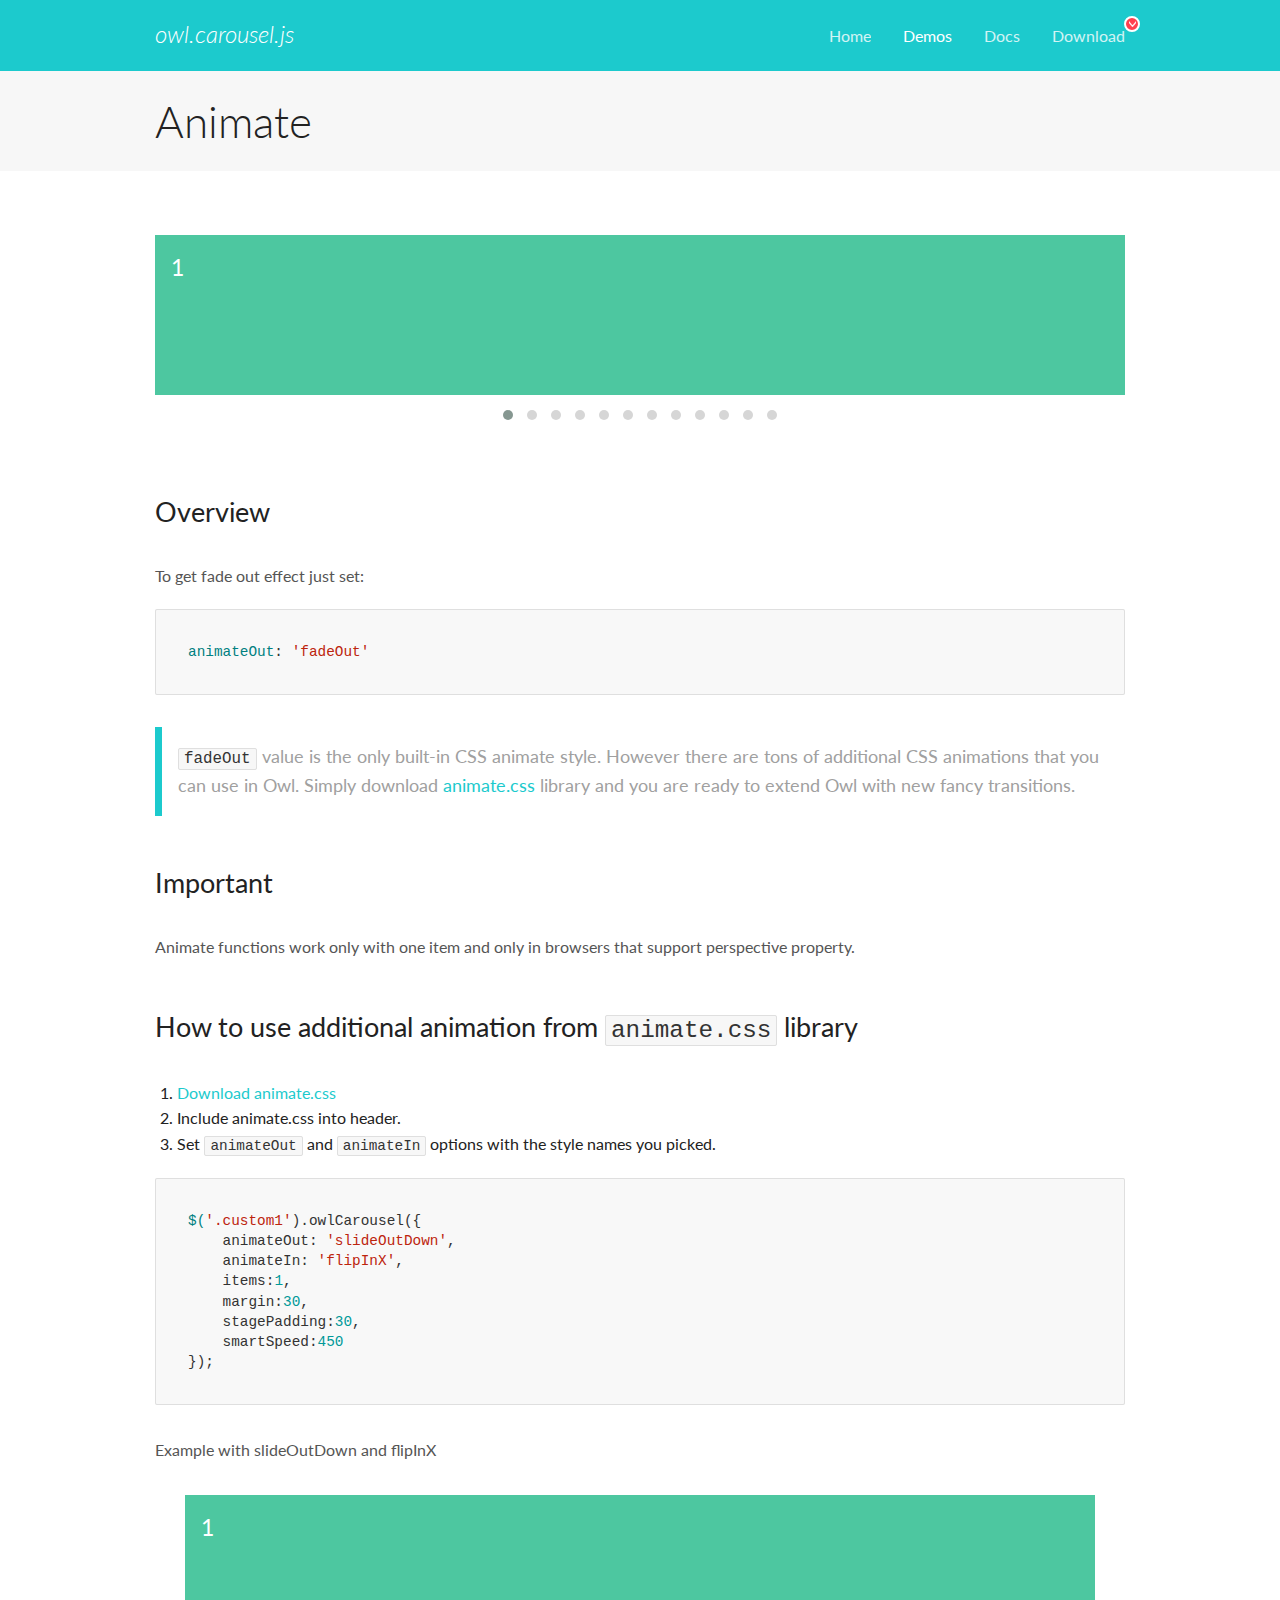
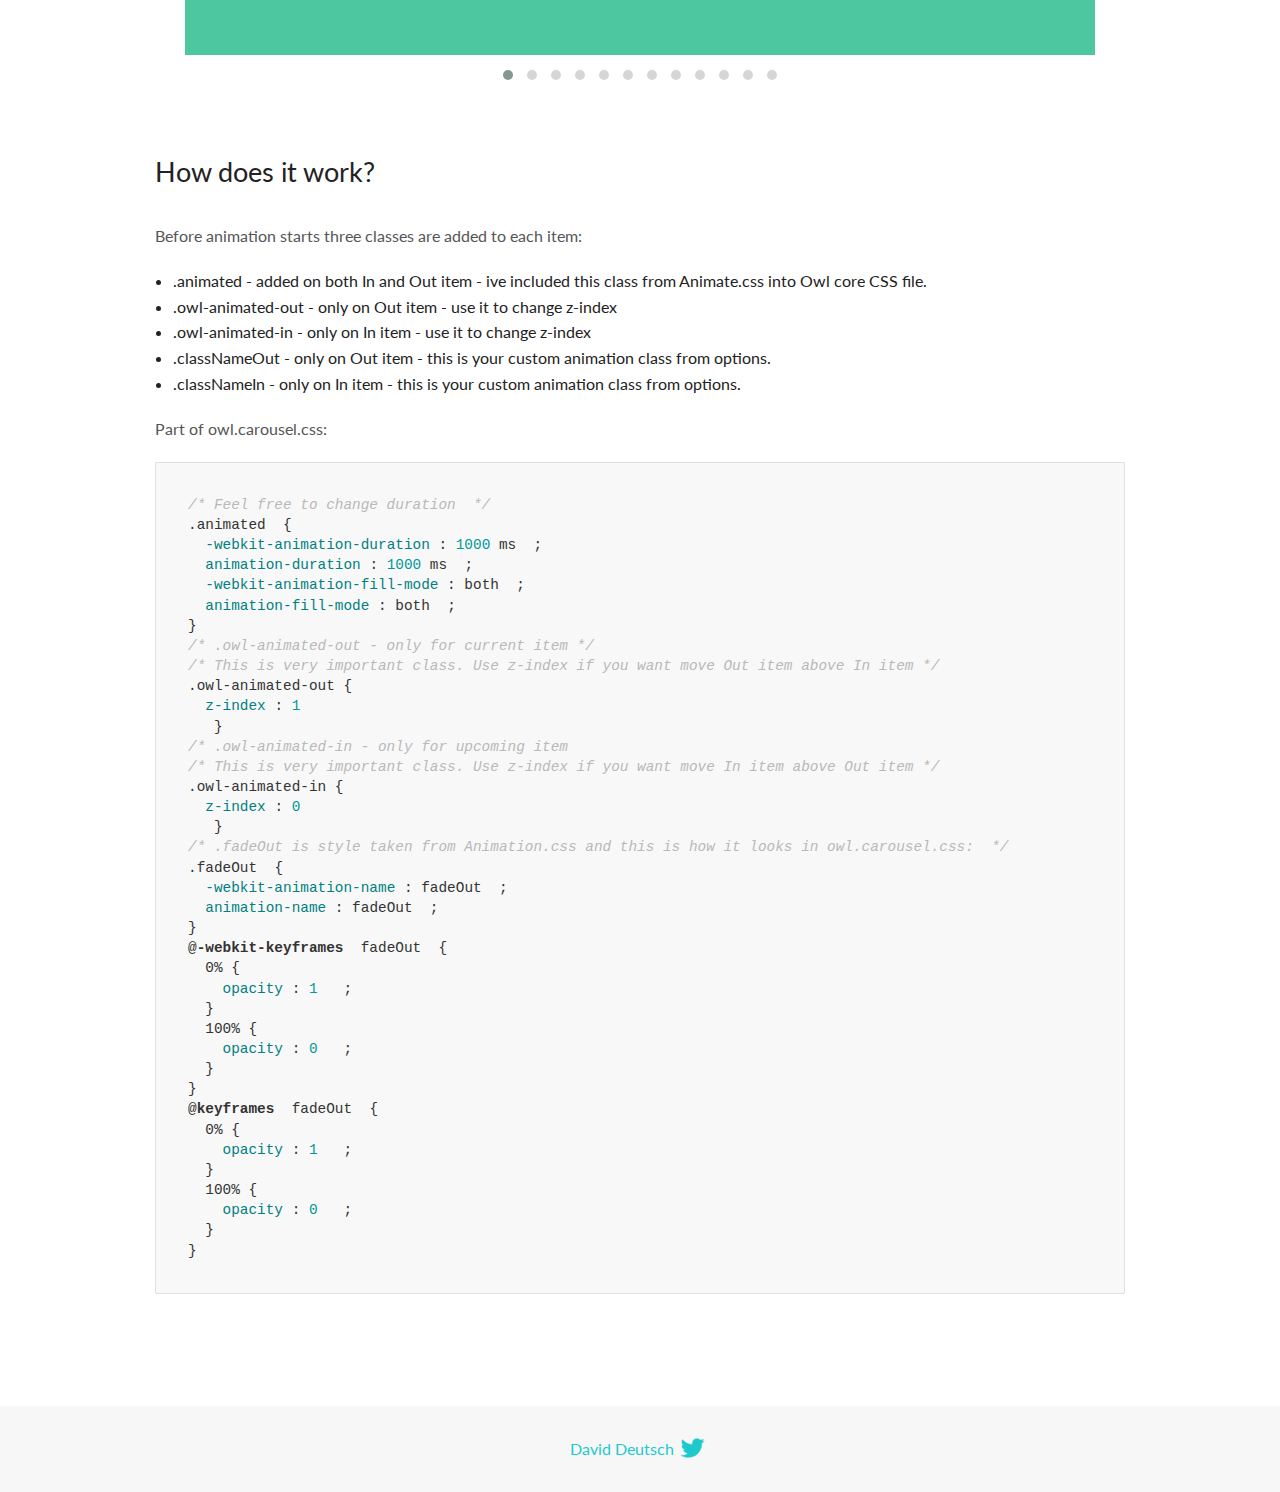
<file: OwlCarousel2-2.3.4/docs/demos/animate.html>
<!DOCTYPE html>
<html lang="en">
  <head>

    <!-- head -->
    <meta charset="utf-8">
    <meta name="msapplication-tap-highlight" content="no" />
    <meta name="viewport" content="width=device-width, initial-scale=1.0" />
    <meta name="description" content="Animate carousel">
    <meta name="author" content="David Deutsch">
    <title>
      Animate Demo | Owl Carousel | 2.3.4
    </title>

    <!-- Stylesheets -->
    <link href='https://fonts.googleapis.com/css?family=Lato:300,400,700,400italic,300italic' rel='stylesheet' type='text/css'>
    <link rel="stylesheet" href="../assets/css/docs.theme.min.css">

    <!-- Owl Stylesheets -->
    <link rel="stylesheet" href="../assets/owlcarousel/assets/owl.carousel.min.css">
    <link rel="stylesheet" href="../assets/owlcarousel/assets/owl.theme.default.min.css">

    <!-- HTML5 shim and Respond.js IE8 support of HTML5 elements and media queries -->

    <!--[if lt IE 9]>
      <script src="https://oss.maxcdn.com/libs/html5shiv/3.7.0/html5shiv.js"></script>
      <script src="https://oss.maxcdn.com/libs/respond.js/1.3.0/respond.min.js"></script>
    <![endif]-->

    <!-- Favicons -->
    <link rel="apple-touch-icon-precomposed" sizes="144x144" href="../assets/ico/apple-touch-icon-144-precomposed.png">
    <link rel="shortcut icon" href="../assets/ico/favicon.png">
    <link rel="shortcut icon" href="favicon.ico">

    <!-- Yeah i know js should not be in header. Its required for demos.-->

    <!-- javascript -->
    <script src="../assets/vendors/jquery.min.js"></script>
    <script src="../assets/owlcarousel/owl.carousel.js"></script>
  </head>
  <body>

    <!-- header -->
    <header class="header">
      <div class="row">
        <div class="large-12 columns">
          <div class="brand left">
            <h3>
              <a href="/OwlCarousel2/">owl.carousel.js</a> 
            </h3>
          </div>
          <a id="toggle-nav" class="right">
            <span></span> <span></span> <span></span> 
          </a> 
          <div class="nav-bar">
            <ul class="clearfix">
              <li> <a href="/OwlCarousel2/index.html">Home</a>  </li>
              <li class="active">
                <a href="/OwlCarousel2/demos/demos.html">Demos</a> 
              </li>
              <li> <a href="/OwlCarousel2/docs/started-welcome.html">Docs</a>  </li>
              <li>
                <a href="https://github.com/OwlCarousel2/OwlCarousel2/archive/2.3.4.zip">Download</a> 
                <span class="download"></span> 
              </li>
            </ul>
          </div>
        </div>
      </div>
    </header>

    <!-- title -->
    <section class="title">
      <div class="row">
        <div class="large-12 columns">
          <h1>Animate</h1>
        </div>
      </div>
    </section>

    <!--  Demos -->
    <section id="demos">
      <div class="row">
        <div class="large-12 columns">
          <div class="fadeOut owl-carousel owl-theme">
            <div class="item">
              <h4>1</h4>
            </div>
            <div class="item">
              <h4>2</h4>
            </div>
            <div class="item">
              <h4>3</h4>
            </div>
            <div class="item">
              <h4>4</h4>
            </div>
            <div class="item">
              <h4>5</h4>
            </div>
            <div class="item">
              <h4>6</h4>
            </div>
            <div class="item">
              <h4>7</h4>
            </div>
            <div class="item">
              <h4>8</h4>
            </div>
            <div class="item">
              <h4>9</h4>
            </div>
            <div class="item">
              <h4>10</h4>
            </div>
            <div class="item">
              <h4>11</h4>
            </div>
            <div class="item">
              <h4>12</h4>
            </div>
          </div>
          <h3 id="overview">Overview</h3>
          <p>To get fade out effect just set:</p>
          <pre><code>animateOut: &#39;fadeOut&#39;</code></pre>
          <blockquote>
            <p><code>fadeOut</code> value is the only built-in CSS animate style. However there are tons of additional CSS animations that you can use in Owl. Simply download
              <a href="https://daneden.github.io/animate.css/">animate.css</a>  library and you are ready to extend Owl with new fancy transitions.</p>
          </blockquote>
          <h3 id="important">Important</h3>
          <p>Animate functions work only with one item and only in browsers that support perspective property.</p>
          <h3 id="how-to-use-additional-animation-from-animate-css-library">How to use additional animation from <code>animate.css</code> library</h3>
          <ol>
            <li> <a href="https://daneden.github.io/animate.css/">Download animate.css</a>  </li>
            <li>Include animate.css into header.</li>
            <li>Set <code>animateOut</code> and <code>animateIn</code> options with the style names you picked.</li>
          </ol>
          <pre><code>$(&#39;.custom1&#39;).owlCarousel({
    animateOut: &#39;slideOutDown&#39;,
    animateIn: &#39;flipInX&#39;,
    items:1,
    margin:30,
    stagePadding:30,
    smartSpeed:450
});</code></pre>
          <p>Example with slideOutDown and flipInX</p>
          <div class="custom1 owl-carousel owl-theme">
            <div class="item">
              <h4>1</h4>
            </div>
            <div class="item">
              <h4>2</h4>
            </div>
            <div class="item">
              <h4>3</h4>
            </div>
            <div class="item">
              <h4>4</h4>
            </div>
            <div class="item">
              <h4>5</h4>
            </div>
            <div class="item">
              <h4>6</h4>
            </div>
            <div class="item">
              <h4>7</h4>
            </div>
            <div class="item">
              <h4>8</h4>
            </div>
            <div class="item">
              <h4>9</h4>
            </div>
            <div class="item">
              <h4>10</h4>
            </div>
            <div class="item">
              <h4>11</h4>
            </div>
            <div class="item">
              <h4>12</h4>
            </div>
          </div>
          <h3 id="how-does-it-work-">How does it work?</h3>
          <p>Before animation starts three classes are added to each item:</p>
          <ul>
            <li>.animated - added on both In and Out item - ive included this class from Animate.css into Owl core CSS file.</li>
            <li>.owl-animated-out - only on Out item - use it to change z-index</li>
            <li>.owl-animated-in - only on In item - use it to change z-index</li>
            <li>.classNameOut - only on Out item - this is your custom animation class from options.</li>
            <li>.classNameIn - only on In item - this is your custom animation class from options.</li>
          </ul>
          <p>Part of owl.carousel.css:</p>
          <pre><code class="language-css"><span class="comment">/* Feel free to change duration  */</span> 
<span class="class">.animated</span>  <span class="rules">{
  <span class="rule"><span class="attribute">-webkit-animation-duration</span> :<span class="value"> <span class="number">1000</span> ms</span> </span> ;
  <span class="rule"><span class="attribute">animation-duration</span> :<span class="value"> <span class="number">1000</span> ms</span> </span> ;
  <span class="rule"><span class="attribute">-webkit-animation-fill-mode</span> :<span class="value"> both</span> </span> ;
  <span class="rule"><span class="attribute">animation-fill-mode</span> :<span class="value"> both</span> </span> ;
<span class="rule">}</span> </span> 
<span class="comment">/* .owl-animated-out - only for current item */</span> 
<span class="comment">/* This is very important class. Use z-index if you want move Out item above In item */</span> 
<span class="class">.owl-animated-out</span> <span class="rules">{
  <span class="rule"><span class="attribute">z-index</span> :<span class="value"> <span class="number">1</span> 
</span> </span> </span> }
<span class="comment">/* .owl-animated-in - only for upcoming item
/* This is very important class. Use z-index if you want move In item above Out item */</span> 
<span class="class">.owl-animated-in</span> <span class="rules">{
  <span class="rule"><span class="attribute">z-index</span> :<span class="value"> <span class="number">0</span> 
</span> </span> </span> }
<span class="comment">/* .fadeOut is style taken from Animation.css and this is how it looks in owl.carousel.css:  */</span> 
<span class="class">.fadeOut</span>  <span class="rules">{
  <span class="rule"><span class="attribute">-webkit-animation-name</span> :<span class="value"> fadeOut</span> </span> ;
  <span class="rule"><span class="attribute">animation-name</span> :<span class="value"> fadeOut</span> </span> ;
<span class="rule">}</span> </span> 
<span class="at_rule">@<span class="keyword">-webkit-keyframes</span>  fadeOut </span> {
  0% <span class="rules">{
    <span class="rule"><span class="attribute">opacity</span> :<span class="value"> <span class="number">1</span> </span> </span> ;
  <span class="rule">}</span> </span> 
  100% <span class="rules">{
    <span class="rule"><span class="attribute">opacity</span> :<span class="value"> <span class="number">0</span> </span> </span> ;
  <span class="rule">}</span> </span> 
}
<span class="at_rule">@<span class="keyword">keyframes</span>  fadeOut </span> {
  0% <span class="rules">{
    <span class="rule"><span class="attribute">opacity</span> :<span class="value"> <span class="number">1</span> </span> </span> ;
  <span class="rule">}</span> </span> 
  100% <span class="rules">{
    <span class="rule"><span class="attribute">opacity</span> :<span class="value"> <span class="number">0</span> </span> </span> ;
  <span class="rule">}</span> </span> 
}</code></pre>
          <link rel="stylesheet" href="../assets/css/animate.css">
          <script>
            jQuery(document).ready(function($) {
              $('.fadeOut').owlCarousel({
                items: 1,
                animateOut: 'fadeOut',
                loop: true,
                margin: 10,
              });
              $('.custom1').owlCarousel({
                animateOut: 'slideOutDown',
                animateIn: 'flipInX',
                items: 1,
                margin: 30,
                stagePadding: 30,
                smartSpeed: 450
              });
            });
          </script>
        </div>
      </div>
    </section>

    <!-- footer -->
    <footer class="footer">
      <div class="row">
        <div class="large-12 columns">
          <h5>
            <a href="/OwlCarousel2/docs/support-contact.html">David Deutsch</a> 
            <a id="custom-tweet-button" href="https://twitter.com/share?url=https://github.com/OwlCarousel2/OwlCarousel2&text=Owl Carousel - This is so awesome! " target="_blank"></a> 
          </h5>
        </div>
      </div>
    </footer>

    <!-- vendors -->
    <script src="../assets/vendors/highlight.js"></script>
    <script src="../assets/js/app.js"></script>
  </body>
</html>
</file>
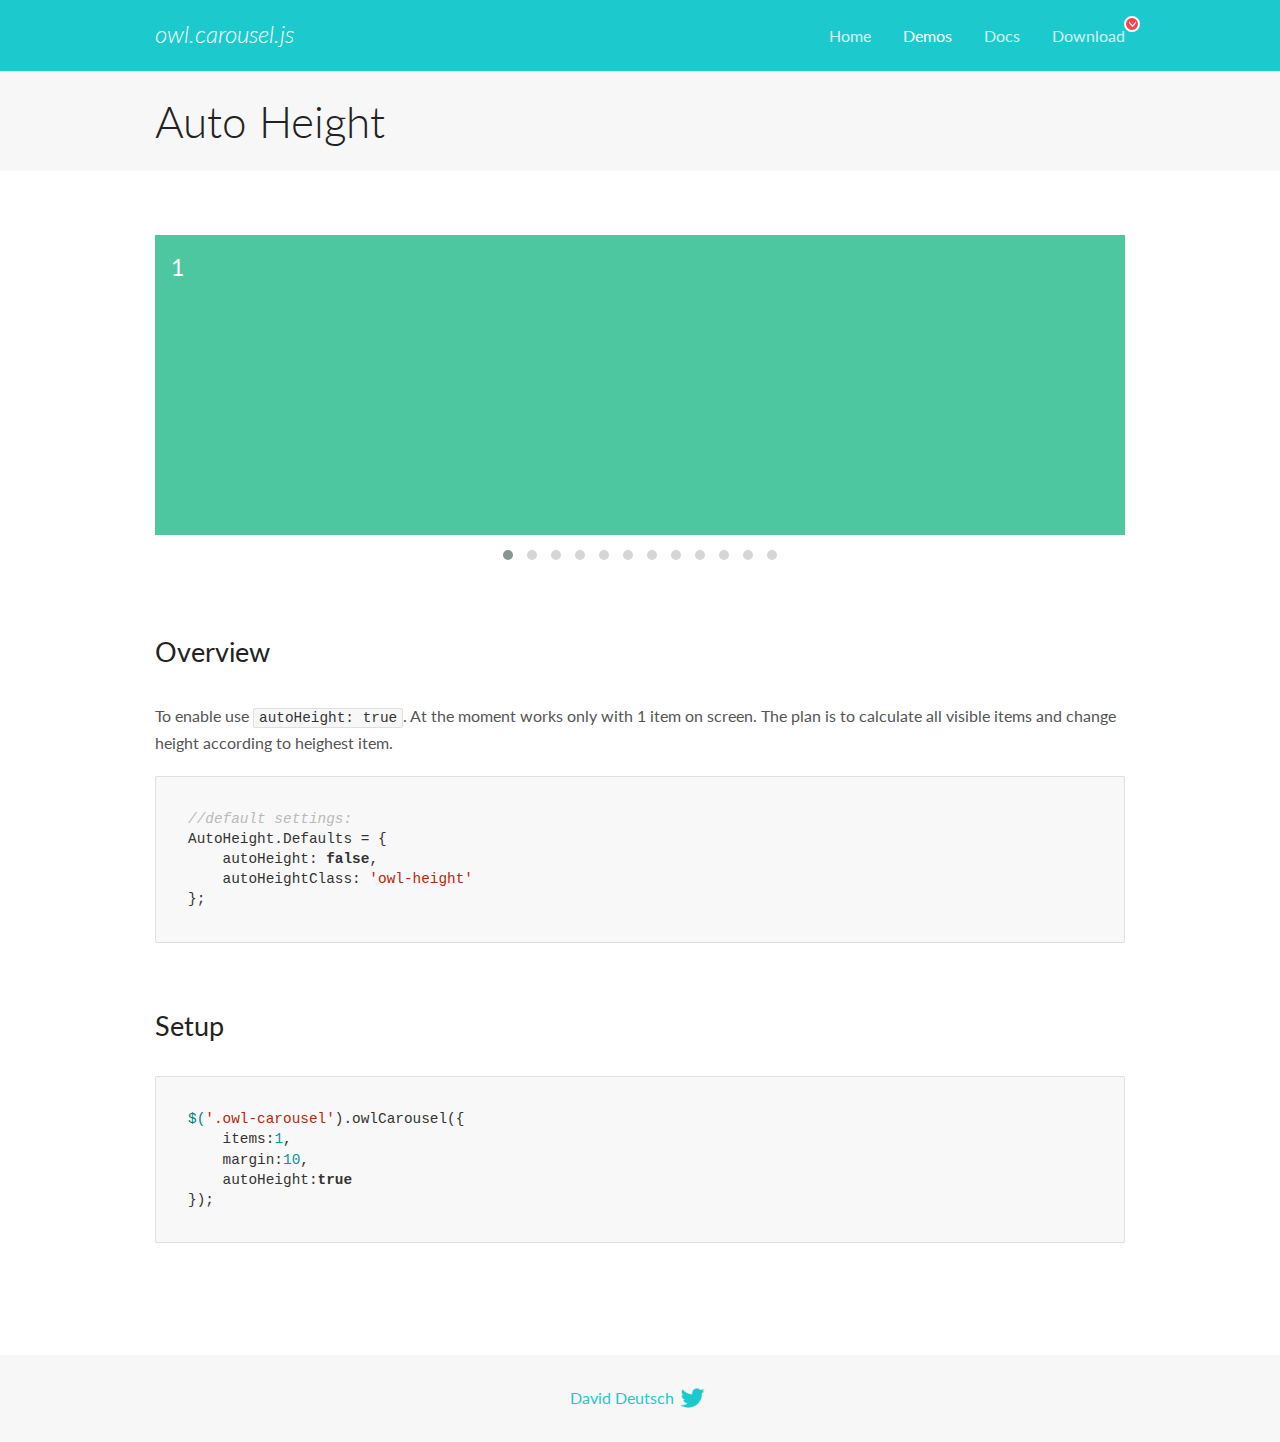
<file: OwlCarousel2-2.3.4/docs/demos/autoheight.html>
<!DOCTYPE html>
<html lang="en">
  <head>

    <!-- head -->
    <meta charset="utf-8">
    <meta name="msapplication-tap-highlight" content="no" />
    <meta name="viewport" content="width=device-width, initial-scale=1.0" />
    <meta name="description" content="autoHeight usage demo">
    <meta name="author" content="David Deutsch">
    <title>
      Auto Height Demo | Owl Carousel | 2.3.4
    </title>

    <!-- Stylesheets -->
    <link href='https://fonts.googleapis.com/css?family=Lato:300,400,700,400italic,300italic' rel='stylesheet' type='text/css'>
    <link rel="stylesheet" href="../assets/css/docs.theme.min.css">

    <!-- Owl Stylesheets -->
    <link rel="stylesheet" href="../assets/owlcarousel/assets/owl.carousel.min.css">
    <link rel="stylesheet" href="../assets/owlcarousel/assets/owl.theme.default.min.css">

    <!-- HTML5 shim and Respond.js IE8 support of HTML5 elements and media queries -->

    <!--[if lt IE 9]>
      <script src="https://oss.maxcdn.com/libs/html5shiv/3.7.0/html5shiv.js"></script>
      <script src="https://oss.maxcdn.com/libs/respond.js/1.3.0/respond.min.js"></script>
    <![endif]-->

    <!-- Favicons -->
    <link rel="apple-touch-icon-precomposed" sizes="144x144" href="../assets/ico/apple-touch-icon-144-precomposed.png">
    <link rel="shortcut icon" href="../assets/ico/favicon.png">
    <link rel="shortcut icon" href="favicon.ico">

    <!-- Yeah i know js should not be in header. Its required for demos.-->

    <!-- javascript -->
    <script src="../assets/vendors/jquery.min.js"></script>
    <script src="../assets/owlcarousel/owl.carousel.js"></script>
  </head>
  <body>

    <!-- header -->
    <header class="header">
      <div class="row">
        <div class="large-12 columns">
          <div class="brand left">
            <h3>
              <a href="/OwlCarousel2/">owl.carousel.js</a> 
            </h3>
          </div>
          <a id="toggle-nav" class="right">
            <span></span> <span></span> <span></span> 
          </a> 
          <div class="nav-bar">
            <ul class="clearfix">
              <li> <a href="/OwlCarousel2/index.html">Home</a>  </li>
              <li class="active">
                <a href="/OwlCarousel2/demos/demos.html">Demos</a> 
              </li>
              <li> <a href="/OwlCarousel2/docs/started-welcome.html">Docs</a>  </li>
              <li>
                <a href="https://github.com/OwlCarousel2/OwlCarousel2/archive/2.3.4.zip">Download</a> 
                <span class="download"></span> 
              </li>
            </ul>
          </div>
        </div>
      </div>
    </header>

    <!-- title -->
    <section class="title">
      <div class="row">
        <div class="large-12 columns">
          <h1>Auto Height</h1>
        </div>
      </div>
    </section>

    <!--  Demos -->
    <section id="demos">
      <div class="row">
        <div class="large-12 columns">
          <div class="owl-carousel owl-theme">
            <div class="item" style="height:300px">
              <h4>1</h4>
            </div>
            <div class="item" style="height:100px">
              <h4>2</h4>
            </div>
            <div class="item" style="height:500px">
              <h4>3</h4>
            </div>
            <div class="item" style="height:250px">
              <h4>4</h4>
            </div>
            <div class="item" style="height:400px">
              <h4>5</h4>
            </div>
            <div class="item" style="height:500px">
              <h4>6</h4>
            </div>
            <div class="item" style="height:600px">
              <h4>7</h4>
            </div>
            <div class="item" style="height:400px">
              <h4>8</h4>
            </div>
            <div class="item" style="height:300px">
              <h4>9</h4>
            </div>
            <div class="item" style="height:350px">
              <h4>10</h4>
            </div>
            <div class="item" style="height:200px">
              <h4>11</h4>
            </div>
            <div class="item" style="height:150px">
              <h4>12</h4>
            </div>
          </div>
          <h3 id="overview">Overview</h3>
          <p>To enable use <code>autoHeight: true</code>. At the moment works only with 1 item on screen. The plan is to calculate all visible items and change height according to heighest item.</p>
          <pre><code>//default settings:
AutoHeight.Defaults = {
    autoHeight: false,
    autoHeightClass: &#39;owl-height&#39;
};</code></pre>
          <h3 id="setup">Setup</h3>
          <pre><code>$(&#39;.owl-carousel&#39;).owlCarousel({
    items:1,
    margin:10,
    autoHeight:true
});</code></pre>
          <script>
            $(document).ready(function() {
              $('.owl-carousel').owlCarousel({
                items: 1,
                margin: 10,
                autoHeight: true
              });
            })
          </script>
        </div>
      </div>
    </section>

    <!-- footer -->
    <footer class="footer">
      <div class="row">
        <div class="large-12 columns">
          <h5>
            <a href="/OwlCarousel2/docs/support-contact.html">David Deutsch</a> 
            <a id="custom-tweet-button" href="https://twitter.com/share?url=https://github.com/OwlCarousel2/OwlCarousel2&text=Owl Carousel - This is so awesome! " target="_blank"></a> 
          </h5>
        </div>
      </div>
    </footer>

    <!-- vendors -->
    <script src="../assets/vendors/highlight.js"></script>
    <script src="../assets/js/app.js"></script>
  </body>
</html>
</file>
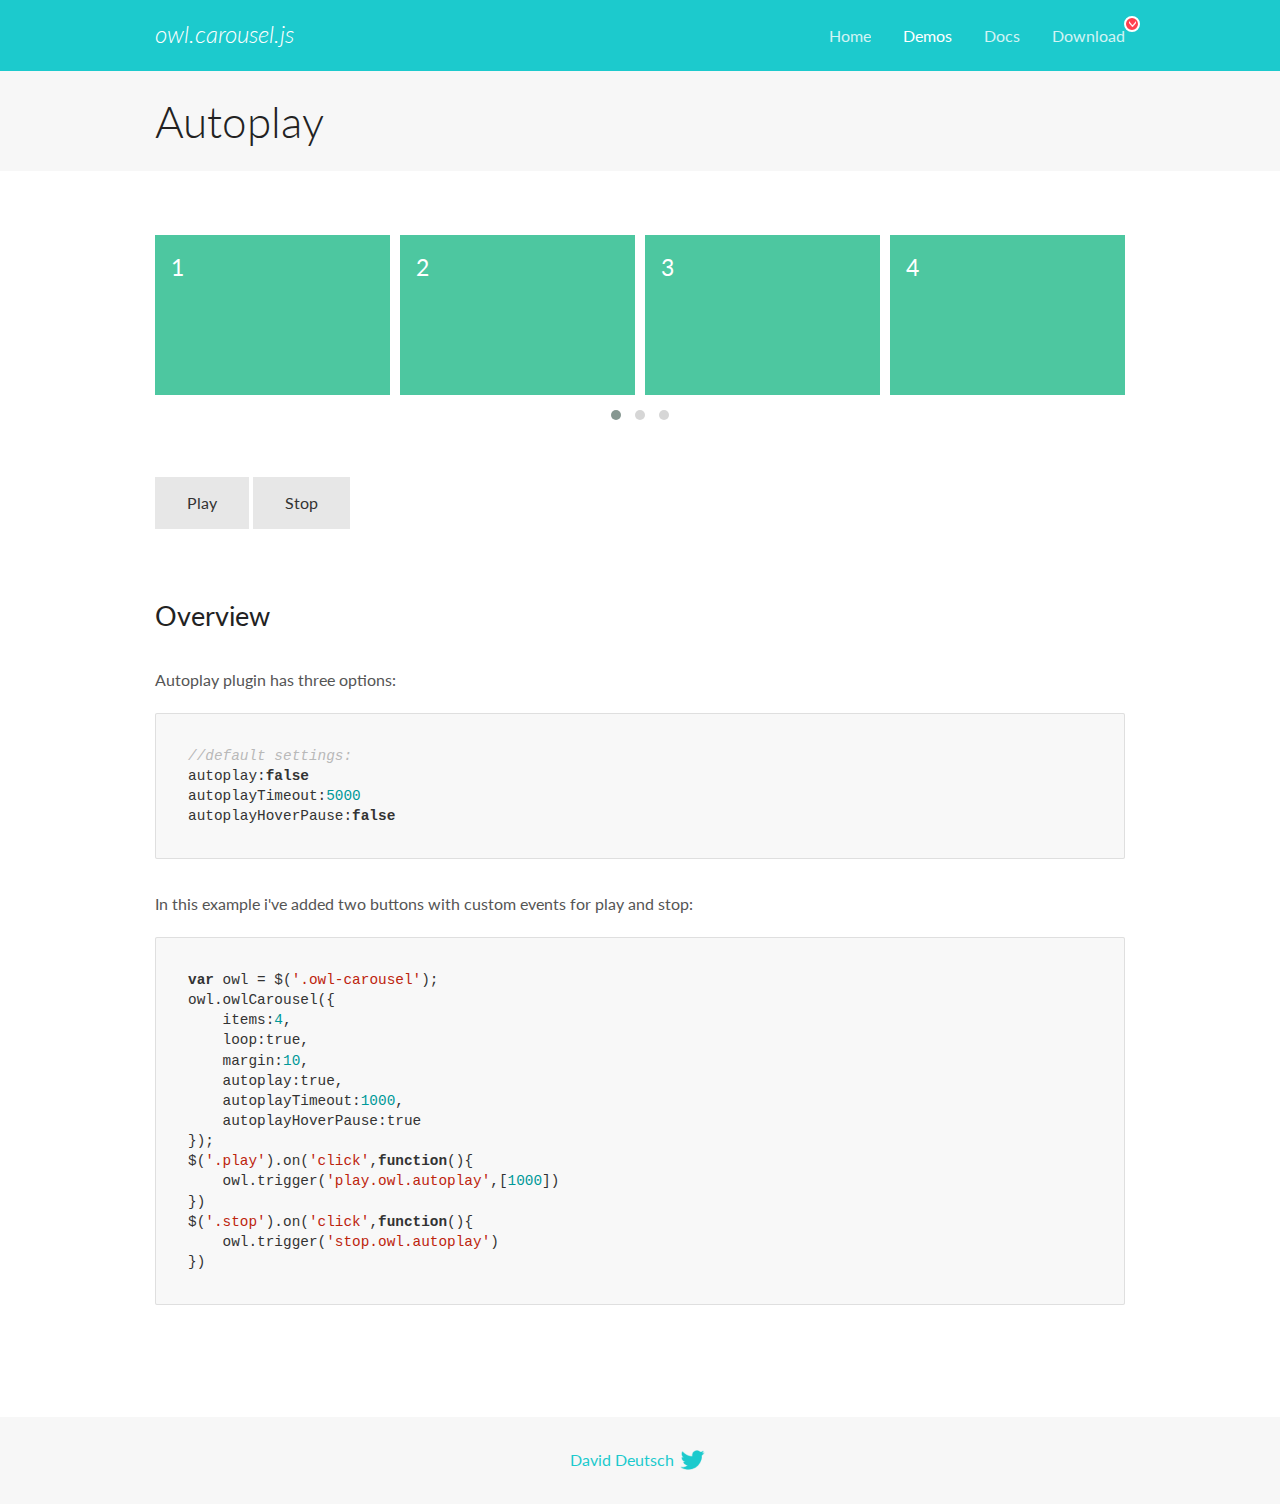
<file: OwlCarousel2-2.3.4/docs/demos/autoplay.html>
<!DOCTYPE html>
<html lang="en">
  <head>

    <!-- head -->
    <meta charset="utf-8">
    <meta name="msapplication-tap-highlight" content="no" />
    <meta name="viewport" content="width=device-width, initial-scale=1.0" />
    <meta name="description" content="Autoplay usage demo">
    <meta name="author" content="David Deutsch">
    <title>
      Autoplay Demo | Owl Carousel | 2.3.4
    </title>

    <!-- Stylesheets -->
    <link href='https://fonts.googleapis.com/css?family=Lato:300,400,700,400italic,300italic' rel='stylesheet' type='text/css'>
    <link rel="stylesheet" href="../assets/css/docs.theme.min.css">

    <!-- Owl Stylesheets -->
    <link rel="stylesheet" href="../assets/owlcarousel/assets/owl.carousel.min.css">
    <link rel="stylesheet" href="../assets/owlcarousel/assets/owl.theme.default.min.css">

    <!-- HTML5 shim and Respond.js IE8 support of HTML5 elements and media queries -->

    <!--[if lt IE 9]>
      <script src="https://oss.maxcdn.com/libs/html5shiv/3.7.0/html5shiv.js"></script>
      <script src="https://oss.maxcdn.com/libs/respond.js/1.3.0/respond.min.js"></script>
    <![endif]-->

    <!-- Favicons -->
    <link rel="apple-touch-icon-precomposed" sizes="144x144" href="../assets/ico/apple-touch-icon-144-precomposed.png">
    <link rel="shortcut icon" href="../assets/ico/favicon.png">
    <link rel="shortcut icon" href="favicon.ico">

    <!-- Yeah i know js should not be in header. Its required for demos.-->

    <!-- javascript -->
    <script src="../assets/vendors/jquery.min.js"></script>
    <script src="../assets/owlcarousel/owl.carousel.js"></script>
  </head>
  <body>

    <!-- header -->
    <header class="header">
      <div class="row">
        <div class="large-12 columns">
          <div class="brand left">
            <h3>
              <a href="/OwlCarousel2/">owl.carousel.js</a> 
            </h3>
          </div>
          <a id="toggle-nav" class="right">
            <span></span> <span></span> <span></span> 
          </a> 
          <div class="nav-bar">
            <ul class="clearfix">
              <li> <a href="/OwlCarousel2/index.html">Home</a>  </li>
              <li class="active">
                <a href="/OwlCarousel2/demos/demos.html">Demos</a> 
              </li>
              <li> <a href="/OwlCarousel2/docs/started-welcome.html">Docs</a>  </li>
              <li>
                <a href="https://github.com/OwlCarousel2/OwlCarousel2/archive/2.3.4.zip">Download</a> 
                <span class="download"></span> 
              </li>
            </ul>
          </div>
        </div>
      </div>
    </header>

    <!-- title -->
    <section class="title">
      <div class="row">
        <div class="large-12 columns">
          <h1>Autoplay</h1>
        </div>
      </div>
    </section>

    <!--  Demos -->
    <section id="demos">
      <div class="row">
        <div class="large-12 columns">
          <div class="owl-carousel owl-theme">
            <div class="item">
              <h4>1</h4>
            </div>
            <div class="item">
              <h4>2</h4>
            </div>
            <div class="item">
              <h4>3</h4>
            </div>
            <div class="item">
              <h4>4</h4>
            </div>
            <div class="item">
              <h4>5</h4>
            </div>
            <div class="item">
              <h4>6</h4>
            </div>
            <div class="item">
              <h4>7</h4>
            </div>
            <div class="item">
              <h4>8</h4>
            </div>
            <div class="item">
              <h4>9</h4>
            </div>
            <div class="item">
              <h4>10</h4>
            </div>
            <div class="item">
              <h4>11</h4>
            </div>
            <div class="item">
              <h4>12</h4>
            </div>
          </div>
          <a class="button secondary play">Play</a> 
          <a class="button secondary stop">Stop</a> 
          <h3 id="overview">Overview</h3>
          <p>Autoplay plugin has three options:</p>
          <pre><code>//default settings:
autoplay:false
autoplayTimeout:5000
autoplayHoverPause:false</code></pre>
          <p>In this example i&#39;ve added two buttons with custom events for play and stop:</p>
          <pre><code>var owl = $(&#39;.owl-carousel&#39;);
owl.owlCarousel({
    items:4,
    loop:true,
    margin:10,
    autoplay:true,
    autoplayTimeout:1000,
    autoplayHoverPause:true
});
$(&#39;.play&#39;).on(&#39;click&#39;,function(){
    owl.trigger(&#39;play.owl.autoplay&#39;,[1000])
})
$(&#39;.stop&#39;).on(&#39;click&#39;,function(){
    owl.trigger(&#39;stop.owl.autoplay&#39;)
})</code></pre>
          <script>
            $(document).ready(function() {
              var owl = $('.owl-carousel');
              owl.owlCarousel({
                items: 4,
                loop: true,
                margin: 10,
                autoplay: true,
                autoplayTimeout: 1000,
                autoplayHoverPause: true
              });
              $('.play').on('click', function() {
                owl.trigger('play.owl.autoplay', [1000])
              })
              $('.stop').on('click', function() {
                owl.trigger('stop.owl.autoplay')
              })
            })
          </script>
        </div>
      </div>
    </section>

    <!-- footer -->
    <footer class="footer">
      <div class="row">
        <div class="large-12 columns">
          <h5>
            <a href="/OwlCarousel2/docs/support-contact.html">David Deutsch</a> 
            <a id="custom-tweet-button" href="https://twitter.com/share?url=https://github.com/OwlCarousel2/OwlCarousel2&text=Owl Carousel - This is so awesome! " target="_blank"></a> 
          </h5>
        </div>
      </div>
    </footer>

    <!-- vendors -->
    <script src="../assets/vendors/highlight.js"></script>
    <script src="../assets/js/app.js"></script>
  </body>
</html>
</file>
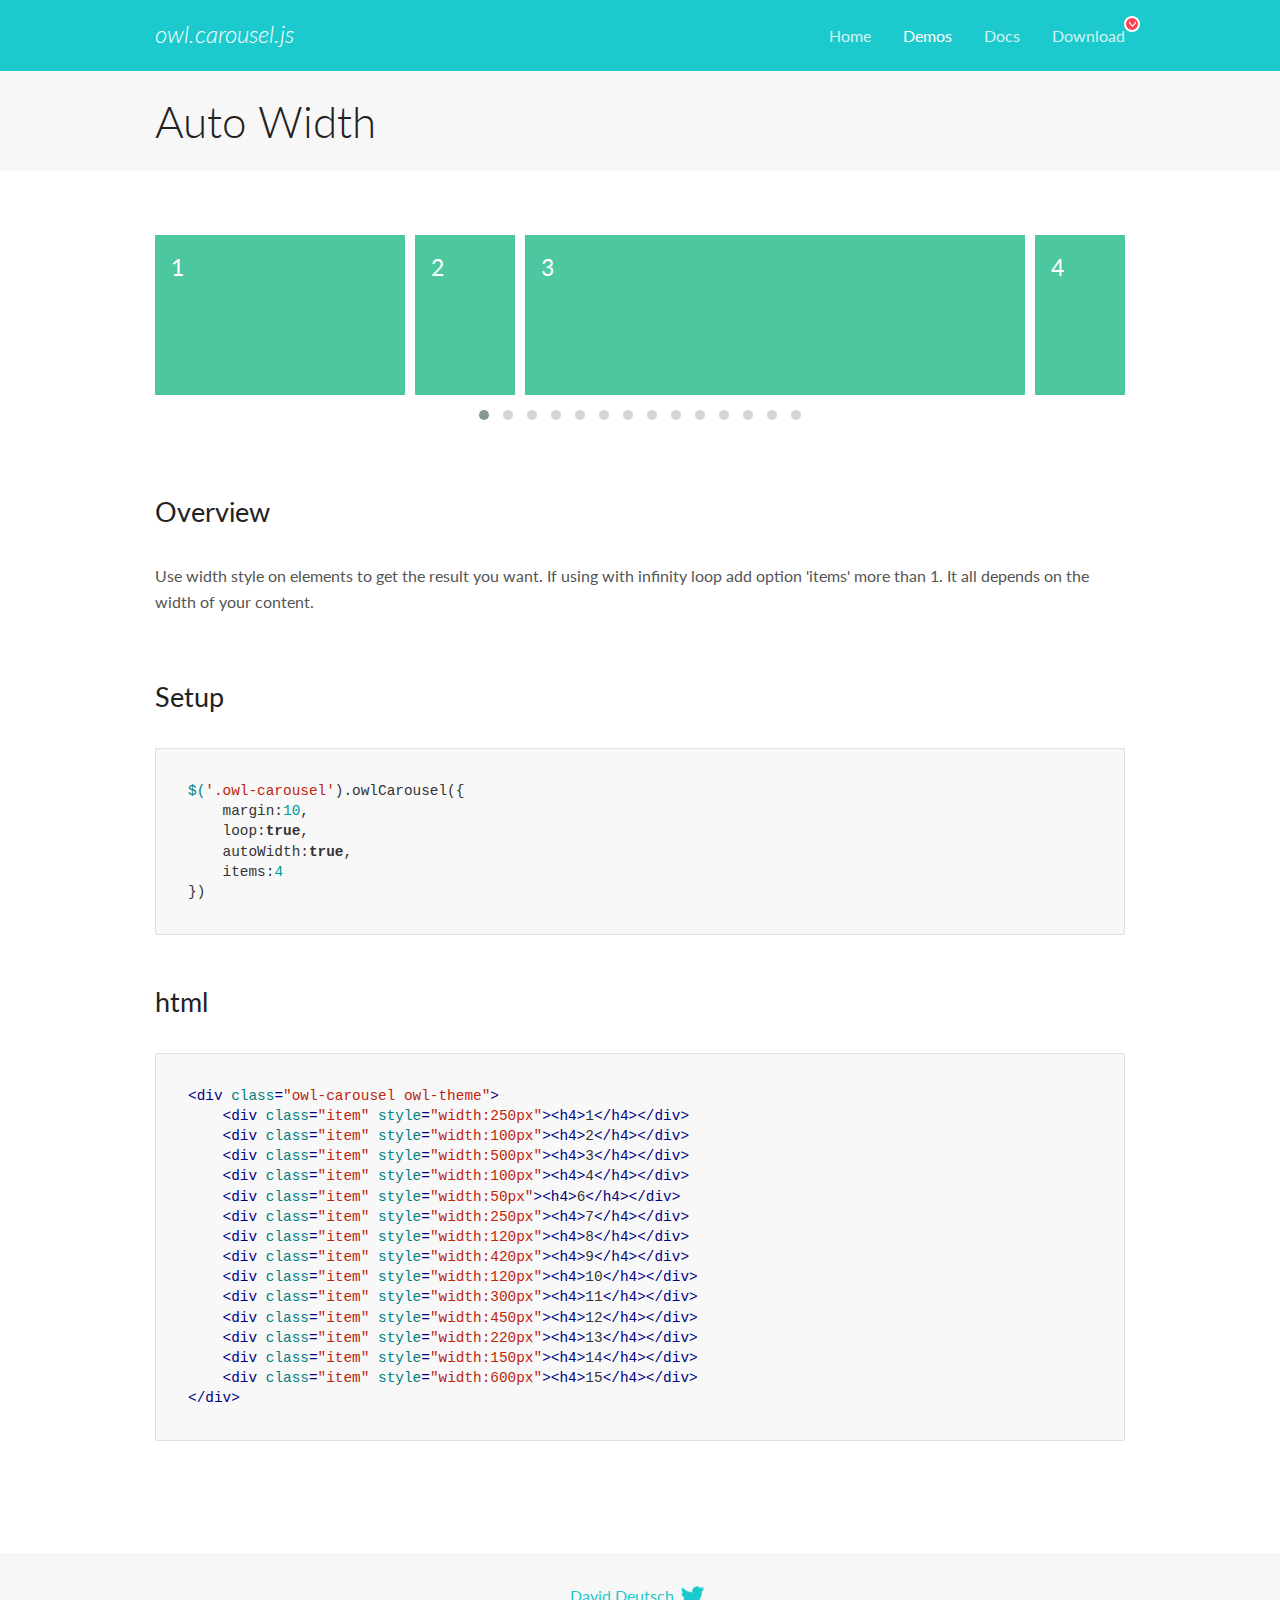
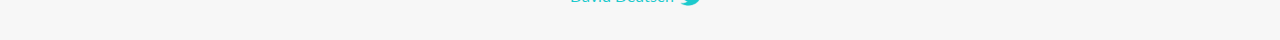
<file: OwlCarousel2-2.3.4/docs/demos/autowidth.html>
<!DOCTYPE html>
<html lang="en">
  <head>

    <!-- head -->
    <meta charset="utf-8">
    <meta name="msapplication-tap-highlight" content="no" />
    <meta name="viewport" content="width=device-width, initial-scale=1.0" />
    <meta name="description" content="Auto Width">
    <meta name="author" content="David Deutsch">
    <title>
      Auto Width Demo | Owl Carousel | 2.3.4
    </title>

    <!-- Stylesheets -->
    <link href='https://fonts.googleapis.com/css?family=Lato:300,400,700,400italic,300italic' rel='stylesheet' type='text/css'>
    <link rel="stylesheet" href="../assets/css/docs.theme.min.css">

    <!-- Owl Stylesheets -->
    <link rel="stylesheet" href="../assets/owlcarousel/assets/owl.carousel.min.css">
    <link rel="stylesheet" href="../assets/owlcarousel/assets/owl.theme.default.min.css">

    <!-- HTML5 shim and Respond.js IE8 support of HTML5 elements and media queries -->

    <!--[if lt IE 9]>
      <script src="https://oss.maxcdn.com/libs/html5shiv/3.7.0/html5shiv.js"></script>
      <script src="https://oss.maxcdn.com/libs/respond.js/1.3.0/respond.min.js"></script>
    <![endif]-->

    <!-- Favicons -->
    <link rel="apple-touch-icon-precomposed" sizes="144x144" href="../assets/ico/apple-touch-icon-144-precomposed.png">
    <link rel="shortcut icon" href="../assets/ico/favicon.png">
    <link rel="shortcut icon" href="favicon.ico">

    <!-- Yeah i know js should not be in header. Its required for demos.-->

    <!-- javascript -->
    <script src="../assets/vendors/jquery.min.js"></script>
    <script src="../assets/owlcarousel/owl.carousel.js"></script>
  </head>
  <body>

    <!-- header -->
    <header class="header">
      <div class="row">
        <div class="large-12 columns">
          <div class="brand left">
            <h3>
              <a href="/OwlCarousel2/">owl.carousel.js</a> 
            </h3>
          </div>
          <a id="toggle-nav" class="right">
            <span></span> <span></span> <span></span> 
          </a> 
          <div class="nav-bar">
            <ul class="clearfix">
              <li> <a href="/OwlCarousel2/index.html">Home</a>  </li>
              <li class="active">
                <a href="/OwlCarousel2/demos/demos.html">Demos</a> 
              </li>
              <li> <a href="/OwlCarousel2/docs/started-welcome.html">Docs</a>  </li>
              <li>
                <a href="https://github.com/OwlCarousel2/OwlCarousel2/archive/2.3.4.zip">Download</a> 
                <span class="download"></span> 
              </li>
            </ul>
          </div>
        </div>
      </div>
    </header>

    <!-- title -->
    <section class="title">
      <div class="row">
        <div class="large-12 columns">
          <h1>Auto Width</h1>
        </div>
      </div>
    </section>

    <!--  Demos -->
    <section id="demos">
      <div class="row">
        <div class="large-12 columns">
          <div class="owl-carousel owl-theme">
            <div class="item" style="width:250px">
              <h4>1</h4>
            </div>
            <div class="item" style="width:100px">
              <h4>2</h4>
            </div>
            <div class="item" style="width:500px">
              <h4>3</h4>
            </div>
            <div class="item" style="width:100px">
              <h4>4</h4>
            </div>
            <div class="item" style="width:50px">
              <h4>6</h4>
            </div>
            <div class="item" style="width:250px">
              <h4>7</h4>
            </div>
            <div class="item" style="width:120px">
              <h4>8</h4>
            </div>
            <div class="item" style="width:420px">
              <h4>9</h4>
            </div>
            <div class="item" style="width:120px">
              <h4>10</h4>
            </div>
            <div class="item" style="width:300px">
              <h4>11</h4>
            </div>
            <div class="item" style="width:450px">
              <h4>12</h4>
            </div>
            <div class="item" style="width:220px">
              <h4>13</h4>
            </div>
            <div class="item" style="width:150px">
              <h4>14</h4>
            </div>
            <div class="item" style="width:600px">
              <h4>15</h4>
            </div>
          </div>
          <h3 id="overview">Overview</h3>
          <p>Use width style on elements to get the result you want. If using with infinity loop add option &#39;items&#39; more than 1. It all depends on the width of your content.</p>
          <h3 id="setup">Setup</h3>
          <pre><code>$(&#39;.owl-carousel&#39;).owlCarousel({
    margin:10,
    loop:true,
    autoWidth:true,
    items:4
})</code></pre>
          <h3 id="html">html</h3>
          <pre><code>&lt;div class=&quot;owl-carousel owl-theme&quot;&gt;
    &lt;div class=&quot;item&quot; style=&quot;width:250px&quot;&gt;&lt;h4&gt;1&lt;/h4&gt;&lt;/div&gt;
    &lt;div class=&quot;item&quot; style=&quot;width:100px&quot;&gt;&lt;h4&gt;2&lt;/h4&gt;&lt;/div&gt;
    &lt;div class=&quot;item&quot; style=&quot;width:500px&quot;&gt;&lt;h4&gt;3&lt;/h4&gt;&lt;/div&gt;
    &lt;div class=&quot;item&quot; style=&quot;width:100px&quot;&gt;&lt;h4&gt;4&lt;/h4&gt;&lt;/div&gt;
    &lt;div class=&quot;item&quot; style=&quot;width:50px&quot;&gt;&lt;h4&gt;6&lt;/h4&gt;&lt;/div&gt;
    &lt;div class=&quot;item&quot; style=&quot;width:250px&quot;&gt;&lt;h4&gt;7&lt;/h4&gt;&lt;/div&gt;
    &lt;div class=&quot;item&quot; style=&quot;width:120px&quot;&gt;&lt;h4&gt;8&lt;/h4&gt;&lt;/div&gt;
    &lt;div class=&quot;item&quot; style=&quot;width:420px&quot;&gt;&lt;h4&gt;9&lt;/h4&gt;&lt;/div&gt;
    &lt;div class=&quot;item&quot; style=&quot;width:120px&quot;&gt;&lt;h4&gt;10&lt;/h4&gt;&lt;/div&gt;
    &lt;div class=&quot;item&quot; style=&quot;width:300px&quot;&gt;&lt;h4&gt;11&lt;/h4&gt;&lt;/div&gt;
    &lt;div class=&quot;item&quot; style=&quot;width:450px&quot;&gt;&lt;h4&gt;12&lt;/h4&gt;&lt;/div&gt;
    &lt;div class=&quot;item&quot; style=&quot;width:220px&quot;&gt;&lt;h4&gt;13&lt;/h4&gt;&lt;/div&gt;
    &lt;div class=&quot;item&quot; style=&quot;width:150px&quot;&gt;&lt;h4&gt;14&lt;/h4&gt;&lt;/div&gt;
    &lt;div class=&quot;item&quot; style=&quot;width:600px&quot;&gt;&lt;h4&gt;15&lt;/h4&gt;&lt;/div&gt;
&lt;/div&gt;</code></pre>
          <script>
            $(document).ready(function() {
              $('.owl-carousel').owlCarousel({
                margin: 10,
                loop: true,
                autoWidth: true,
                items: 4
              })
            })
          </script>
        </div>
      </div>
    </section>

    <!-- footer -->
    <footer class="footer">
      <div class="row">
        <div class="large-12 columns">
          <h5>
            <a href="/OwlCarousel2/docs/support-contact.html">David Deutsch</a> 
            <a id="custom-tweet-button" href="https://twitter.com/share?url=https://github.com/OwlCarousel2/OwlCarousel2&text=Owl Carousel - This is so awesome! " target="_blank"></a> 
          </h5>
        </div>
      </div>
    </footer>

    <!-- vendors -->
    <script src="../assets/vendors/highlight.js"></script>
    <script src="../assets/js/app.js"></script>
  </body>
</html>
</file>
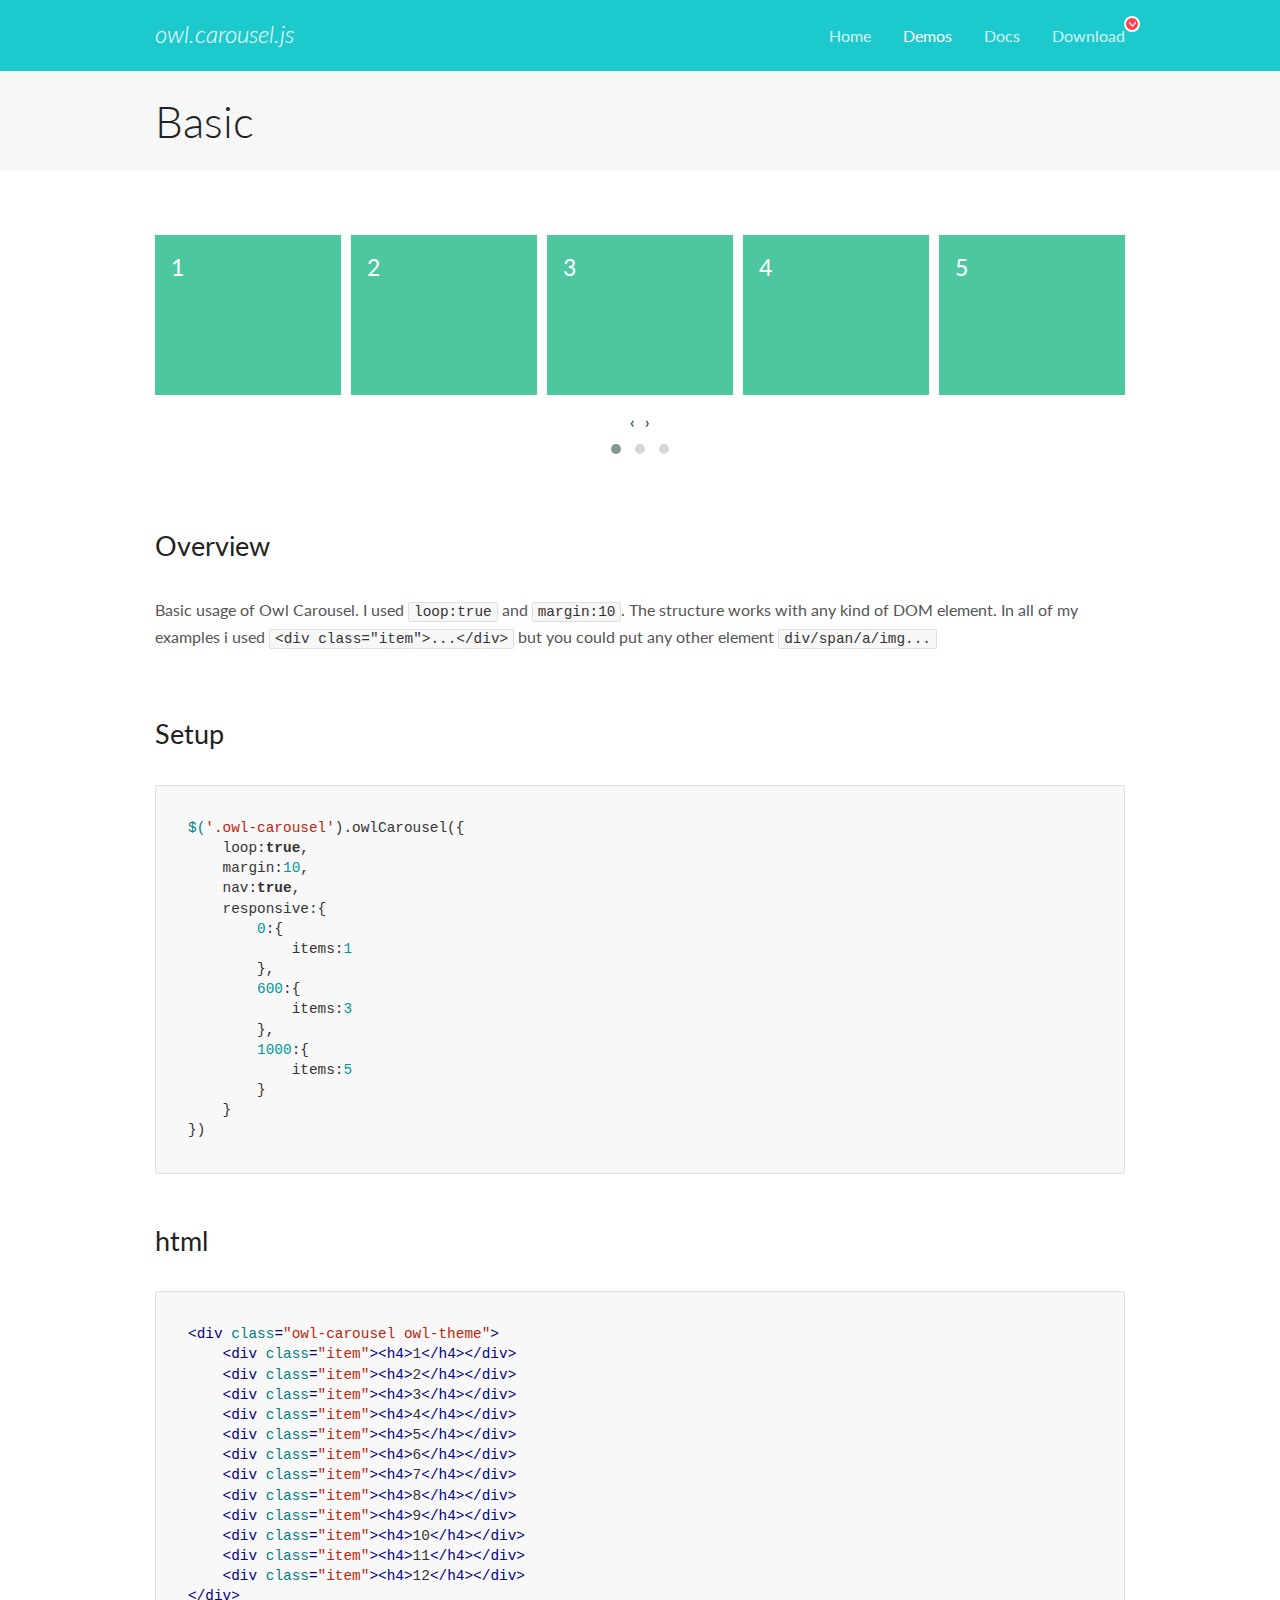
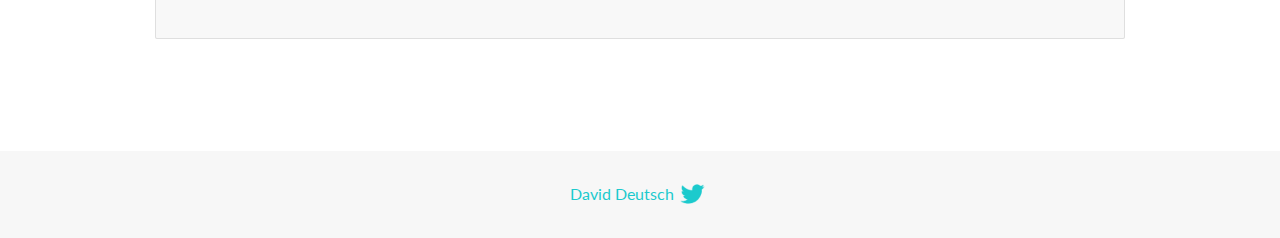
<file: OwlCarousel2-2.3.4/docs/demos/basic.html>
<!DOCTYPE html>
<html lang="en">
  <head>

    <!-- head -->
    <meta charset="utf-8">
    <meta name="msapplication-tap-highlight" content="no" />
    <meta name="viewport" content="width=device-width, initial-scale=1.0" />
    <meta name="description" content="Basic usage demo">
    <meta name="author" content="David Deutsch">
    <title>
      Basic Demo | Owl Carousel | 2.3.4
    </title>

    <!-- Stylesheets -->
    <link href='https://fonts.googleapis.com/css?family=Lato:300,400,700,400italic,300italic' rel='stylesheet' type='text/css'>
    <link rel="stylesheet" href="../assets/css/docs.theme.min.css">

    <!-- Owl Stylesheets -->
    <link rel="stylesheet" href="../assets/owlcarousel/assets/owl.carousel.min.css">
    <link rel="stylesheet" href="../assets/owlcarousel/assets/owl.theme.default.min.css">

    <!-- HTML5 shim and Respond.js IE8 support of HTML5 elements and media queries -->

    <!--[if lt IE 9]>
      <script src="https://oss.maxcdn.com/libs/html5shiv/3.7.0/html5shiv.js"></script>
      <script src="https://oss.maxcdn.com/libs/respond.js/1.3.0/respond.min.js"></script>
    <![endif]-->

    <!-- Favicons -->
    <link rel="apple-touch-icon-precomposed" sizes="144x144" href="../assets/ico/apple-touch-icon-144-precomposed.png">
    <link rel="shortcut icon" href="../assets/ico/favicon.png">
    <link rel="shortcut icon" href="favicon.ico">

    <!-- Yeah i know js should not be in header. Its required for demos.-->

    <!-- javascript -->
    <script src="../assets/vendors/jquery.min.js"></script>
    <script src="../assets/owlcarousel/owl.carousel.js"></script>
  </head>
  <body>

    <!-- header -->
    <header class="header">
      <div class="row">
        <div class="large-12 columns">
          <div class="brand left">
            <h3>
              <a href="/OwlCarousel2/">owl.carousel.js</a> 
            </h3>
          </div>
          <a id="toggle-nav" class="right">
            <span></span> <span></span> <span></span> 
          </a> 
          <div class="nav-bar">
            <ul class="clearfix">
              <li> <a href="/OwlCarousel2/index.html">Home</a>  </li>
              <li class="active">
                <a href="/OwlCarousel2/demos/demos.html">Demos</a> 
              </li>
              <li> <a href="/OwlCarousel2/docs/started-welcome.html">Docs</a>  </li>
              <li>
                <a href="https://github.com/OwlCarousel2/OwlCarousel2/archive/2.3.4.zip">Download</a> 
                <span class="download"></span> 
              </li>
            </ul>
          </div>
        </div>
      </div>
    </header>

    <!-- title -->
    <section class="title">
      <div class="row">
        <div class="large-12 columns">
          <h1>Basic</h1>
        </div>
      </div>
    </section>

    <!--  Demos -->
    <section id="demos">
      <div class="row">
        <div class="large-12 columns">
          <div class="owl-carousel owl-theme">
            <div class="item">
              <h4>1</h4>
            </div>
            <div class="item">
              <h4>2</h4>
            </div>
            <div class="item">
              <h4>3</h4>
            </div>
            <div class="item">
              <h4>4</h4>
            </div>
            <div class="item">
              <h4>5</h4>
            </div>
            <div class="item">
              <h4>6</h4>
            </div>
            <div class="item">
              <h4>7</h4>
            </div>
            <div class="item">
              <h4>8</h4>
            </div>
            <div class="item">
              <h4>9</h4>
            </div>
            <div class="item">
              <h4>10</h4>
            </div>
            <div class="item">
              <h4>11</h4>
            </div>
            <div class="item">
              <h4>12</h4>
            </div>
          </div>
          <h3 id="overview">Overview</h3>
          <p>Basic usage of Owl Carousel. I used <code>loop:true</code> and <code>margin:10</code>. The structure works with any kind of DOM element. In all of my examples i used <code>&lt;div class=&quot;item&quot;&gt;...&lt;/div&gt;</code> but you could
            put any other element <code>div/span/a/img...</code></p>
          <h3 id="setup">Setup</h3>
          <pre><code>$(&#39;.owl-carousel&#39;).owlCarousel({
    loop:true,
    margin:10,
    nav:true,
    responsive:{
        0:{
            items:1
        },
        600:{
            items:3
        },
        1000:{
            items:5
        }
    }
})</code></pre>
          <h3 id="html">html</h3>
          <pre><code>&lt;div class=&quot;owl-carousel owl-theme&quot;&gt;
    &lt;div class=&quot;item&quot;&gt;&lt;h4&gt;1&lt;/h4&gt;&lt;/div&gt;
    &lt;div class=&quot;item&quot;&gt;&lt;h4&gt;2&lt;/h4&gt;&lt;/div&gt;
    &lt;div class=&quot;item&quot;&gt;&lt;h4&gt;3&lt;/h4&gt;&lt;/div&gt;
    &lt;div class=&quot;item&quot;&gt;&lt;h4&gt;4&lt;/h4&gt;&lt;/div&gt;
    &lt;div class=&quot;item&quot;&gt;&lt;h4&gt;5&lt;/h4&gt;&lt;/div&gt;
    &lt;div class=&quot;item&quot;&gt;&lt;h4&gt;6&lt;/h4&gt;&lt;/div&gt;
    &lt;div class=&quot;item&quot;&gt;&lt;h4&gt;7&lt;/h4&gt;&lt;/div&gt;
    &lt;div class=&quot;item&quot;&gt;&lt;h4&gt;8&lt;/h4&gt;&lt;/div&gt;
    &lt;div class=&quot;item&quot;&gt;&lt;h4&gt;9&lt;/h4&gt;&lt;/div&gt;
    &lt;div class=&quot;item&quot;&gt;&lt;h4&gt;10&lt;/h4&gt;&lt;/div&gt;
    &lt;div class=&quot;item&quot;&gt;&lt;h4&gt;11&lt;/h4&gt;&lt;/div&gt;
    &lt;div class=&quot;item&quot;&gt;&lt;h4&gt;12&lt;/h4&gt;&lt;/div&gt;
&lt;/div&gt;</code></pre>
          <script>
            $(document).ready(function() {
              var owl = $('.owl-carousel');
              owl.owlCarousel({
                margin: 10,
                nav: true,
                loop: true,
                responsive: {
                  0: {
                    items: 1
                  },
                  600: {
                    items: 3
                  },
                  1000: {
                    items: 5
                  }
                }
              })
            })
          </script>
        </div>
      </div>
    </section>

    <!-- footer -->
    <footer class="footer">
      <div class="row">
        <div class="large-12 columns">
          <h5>
            <a href="/OwlCarousel2/docs/support-contact.html">David Deutsch</a> 
            <a id="custom-tweet-button" href="https://twitter.com/share?url=https://github.com/OwlCarousel2/OwlCarousel2&text=Owl Carousel - This is so awesome! " target="_blank"></a> 
          </h5>
        </div>
      </div>
    </footer>

    <!-- vendors -->
    <script src="../assets/vendors/highlight.js"></script>
    <script src="../assets/js/app.js"></script>
  </body>
</html>
</file>
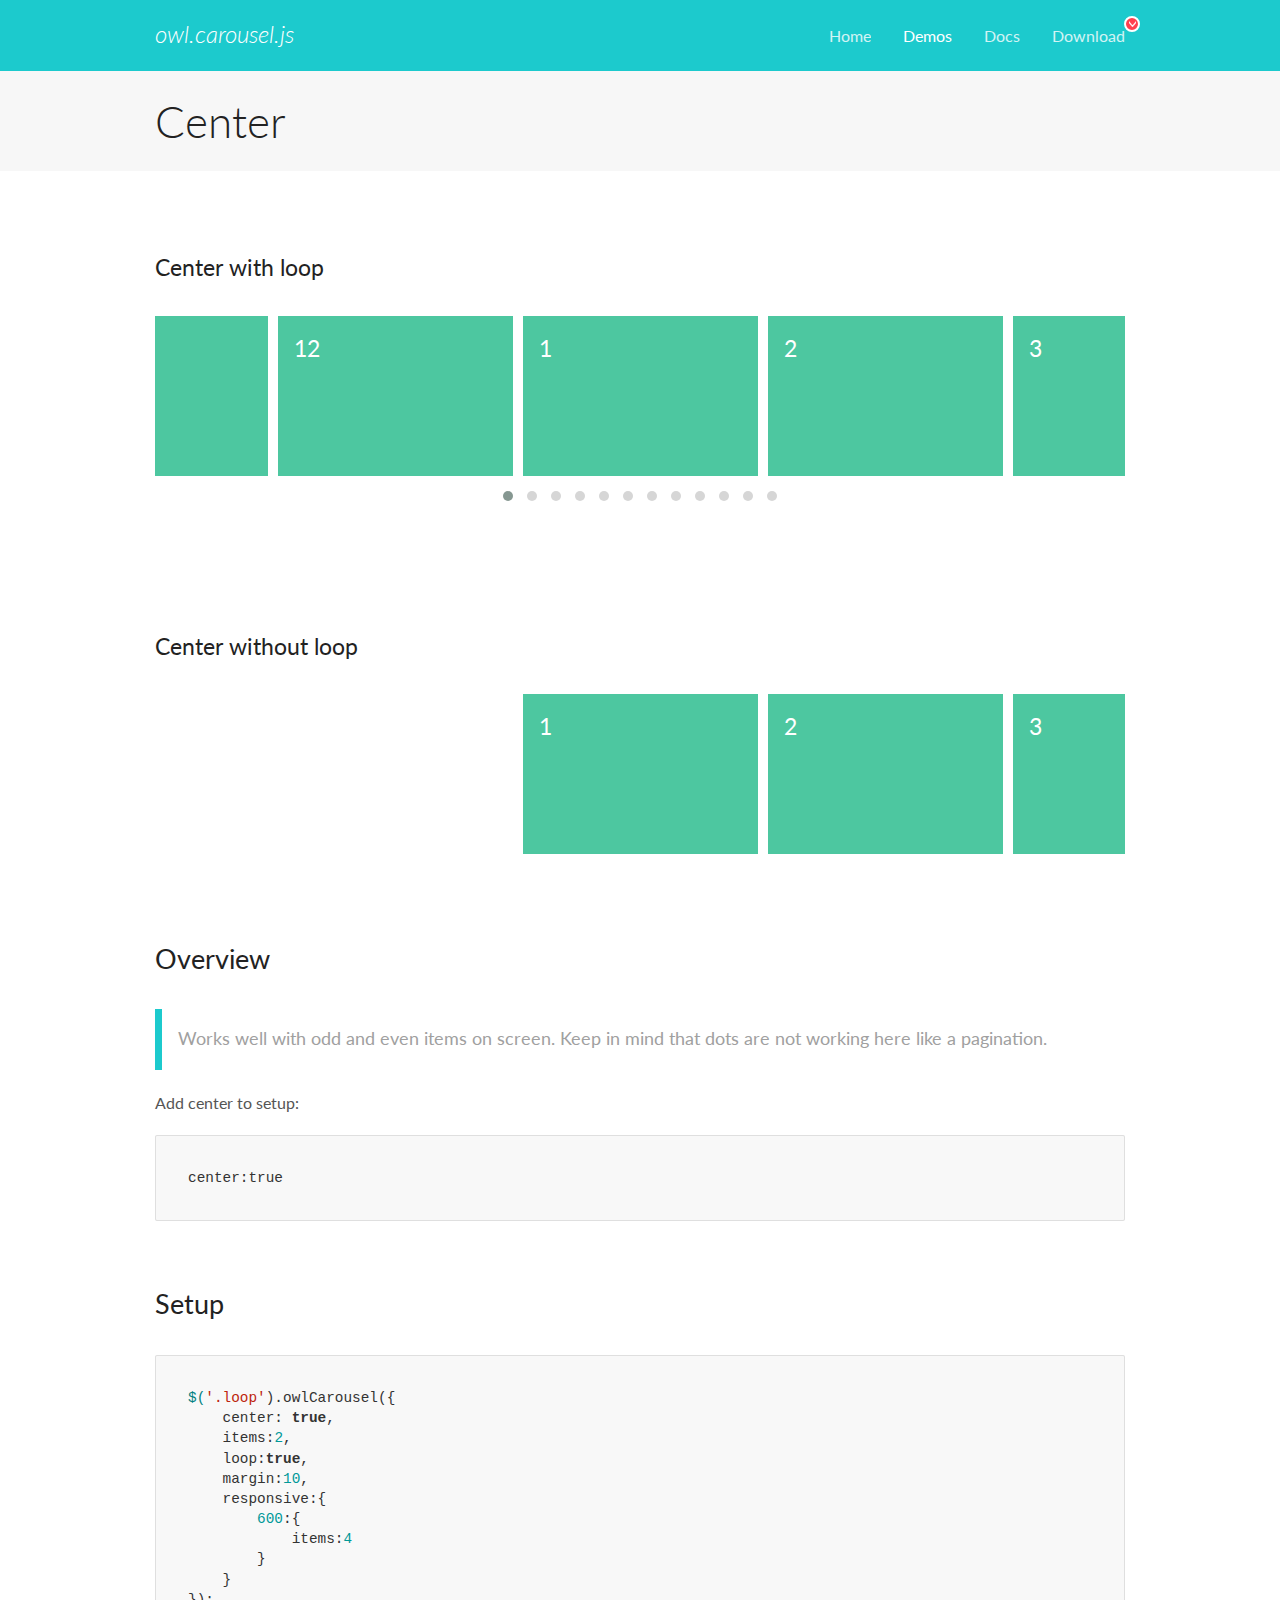
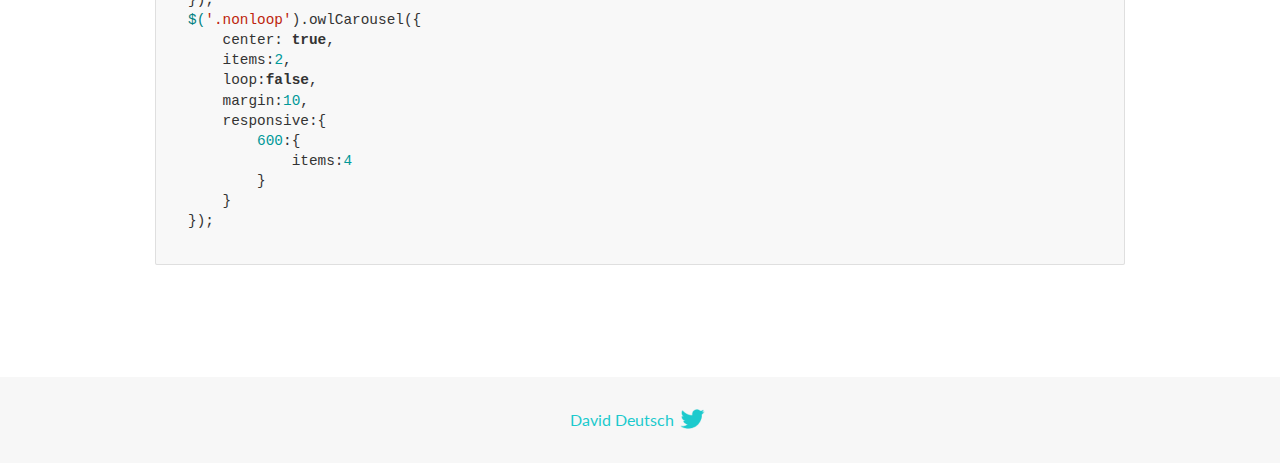
<file: OwlCarousel2-2.3.4/docs/demos/center.html>
<!DOCTYPE html>
<html lang="en">
  <head>

    <!-- head -->
    <meta charset="utf-8">
    <meta name="msapplication-tap-highlight" content="no" />
    <meta name="viewport" content="width=device-width, initial-scale=1.0" />
    <meta name="description" content="Center carousel">
    <meta name="author" content="David Deutsch">
    <title>
      Center Demo | Owl Carousel | 2.3.4
    </title>

    <!-- Stylesheets -->
    <link href='https://fonts.googleapis.com/css?family=Lato:300,400,700,400italic,300italic' rel='stylesheet' type='text/css'>
    <link rel="stylesheet" href="../assets/css/docs.theme.min.css">

    <!-- Owl Stylesheets -->
    <link rel="stylesheet" href="../assets/owlcarousel/assets/owl.carousel.min.css">
    <link rel="stylesheet" href="../assets/owlcarousel/assets/owl.theme.default.min.css">

    <!-- HTML5 shim and Respond.js IE8 support of HTML5 elements and media queries -->

    <!--[if lt IE 9]>
      <script src="https://oss.maxcdn.com/libs/html5shiv/3.7.0/html5shiv.js"></script>
      <script src="https://oss.maxcdn.com/libs/respond.js/1.3.0/respond.min.js"></script>
    <![endif]-->

    <!-- Favicons -->
    <link rel="apple-touch-icon-precomposed" sizes="144x144" href="../assets/ico/apple-touch-icon-144-precomposed.png">
    <link rel="shortcut icon" href="../assets/ico/favicon.png">
    <link rel="shortcut icon" href="favicon.ico">

    <!-- Yeah i know js should not be in header. Its required for demos.-->

    <!-- javascript -->
    <script src="../assets/vendors/jquery.min.js"></script>
    <script src="../assets/owlcarousel/owl.carousel.js"></script>
  </head>
  <body>

    <!-- header -->
    <header class="header">
      <div class="row">
        <div class="large-12 columns">
          <div class="brand left">
            <h3>
              <a href="/OwlCarousel2/">owl.carousel.js</a> 
            </h3>
          </div>
          <a id="toggle-nav" class="right">
            <span></span> <span></span> <span></span> 
          </a> 
          <div class="nav-bar">
            <ul class="clearfix">
              <li> <a href="/OwlCarousel2/index.html">Home</a>  </li>
              <li class="active">
                <a href="/OwlCarousel2/demos/demos.html">Demos</a> 
              </li>
              <li> <a href="/OwlCarousel2/docs/started-welcome.html">Docs</a>  </li>
              <li>
                <a href="https://github.com/OwlCarousel2/OwlCarousel2/archive/2.3.4.zip">Download</a> 
                <span class="download"></span> 
              </li>
            </ul>
          </div>
        </div>
      </div>
    </header>

    <!-- title -->
    <section class="title">
      <div class="row">
        <div class="large-12 columns">
          <h1>Center</h1>
        </div>
      </div>
    </section>

    <!--  Demos -->
    <section id="demos">
      <div class="row">
        <div class="large-12 columns">
          <h4 id="center-with-loop">Center with loop</h4>
          <div class="loop owl-carousel owl-theme">
            <div class="item">
              <h4>1</h4>
            </div>
            <div class="item">
              <h4>2</h4>
            </div>
            <div class="item">
              <h4>3</h4>
            </div>
            <div class="item">
              <h4>4</h4>
            </div>
            <div class="item">
              <h4>5</h4>
            </div>
            <div class="item">
              <h4>6</h4>
            </div>
            <div class="item">
              <h4>7</h4>
            </div>
            <div class="item">
              <h4>8</h4>
            </div>
            <div class="item">
              <h4>9</h4>
            </div>
            <div class="item">
              <h4>10</h4>
            </div>
            <div class="item">
              <h4>11</h4>
            </div>
            <div class="item">
              <h4>12</h4>
            </div>
          </div>
          <br>
          <h4 id="center-without-loop">Center without loop</h4>
          <div class="nonloop owl-carousel">
            <div class="item">
              <h4>1</h4>
            </div>
            <div class="item">
              <h4>2</h4>
            </div>
            <div class="item">
              <h4>3</h4>
            </div>
            <div class="item">
              <h4>4</h4>
            </div>
            <div class="item">
              <h4>5</h4>
            </div>
            <div class="item">
              <h4>6</h4>
            </div>
            <div class="item">
              <h4>7</h4>
            </div>
            <div class="item">
              <h4>8</h4>
            </div>
            <div class="item">
              <h4>9</h4>
            </div>
            <div class="item">
              <h4>10</h4>
            </div>
            <div class="item">
              <h4>11</h4>
            </div>
            <div class="item">
              <h4>12</h4>
            </div>
          </div>
          <h3 id="overview">Overview</h3>
          <blockquote>
            <p>Works well with odd and even items on screen. Keep in mind that dots are not working here like a pagination.</p>
          </blockquote>
          <p>Add center to setup:</p>
          <pre><code>center:true</code></pre>
          <h3 id="setup">Setup</h3>
          <pre><code>$(&#39;.loop&#39;).owlCarousel({
    center: true,
    items:2,
    loop:true,
    margin:10,
    responsive:{
        600:{
            items:4
        }
    }
});
$(&#39;.nonloop&#39;).owlCarousel({
    center: true,
    items:2,
    loop:false,
    margin:10,
    responsive:{
        600:{
            items:4
        }
    }
});</code></pre>
          <script>
            jQuery(document).ready(function($) {
              $('.loop').owlCarousel({
                center: true,
                items: 2,
                loop: true,
                margin: 10,
                responsive: {
                  600: {
                    items: 4
                  }
                }
              });
              $('.nonloop').owlCarousel({
                center: true,
                items: 2,
                loop: false,
                margin: 10,
                responsive: {
                  600: {
                    items: 4
                  }
                }
              });
            });
          </script>
        </div>
      </div>
    </section>

    <!-- footer -->
    <footer class="footer">
      <div class="row">
        <div class="large-12 columns">
          <h5>
            <a href="/OwlCarousel2/docs/support-contact.html">David Deutsch</a> 
            <a id="custom-tweet-button" href="https://twitter.com/share?url=https://github.com/OwlCarousel2/OwlCarousel2&text=Owl Carousel - This is so awesome! " target="_blank"></a> 
          </h5>
        </div>
      </div>
    </footer>

    <!-- vendors -->
    <script src="../assets/vendors/highlight.js"></script>
    <script src="../assets/js/app.js"></script>
  </body>
</html>
</file>
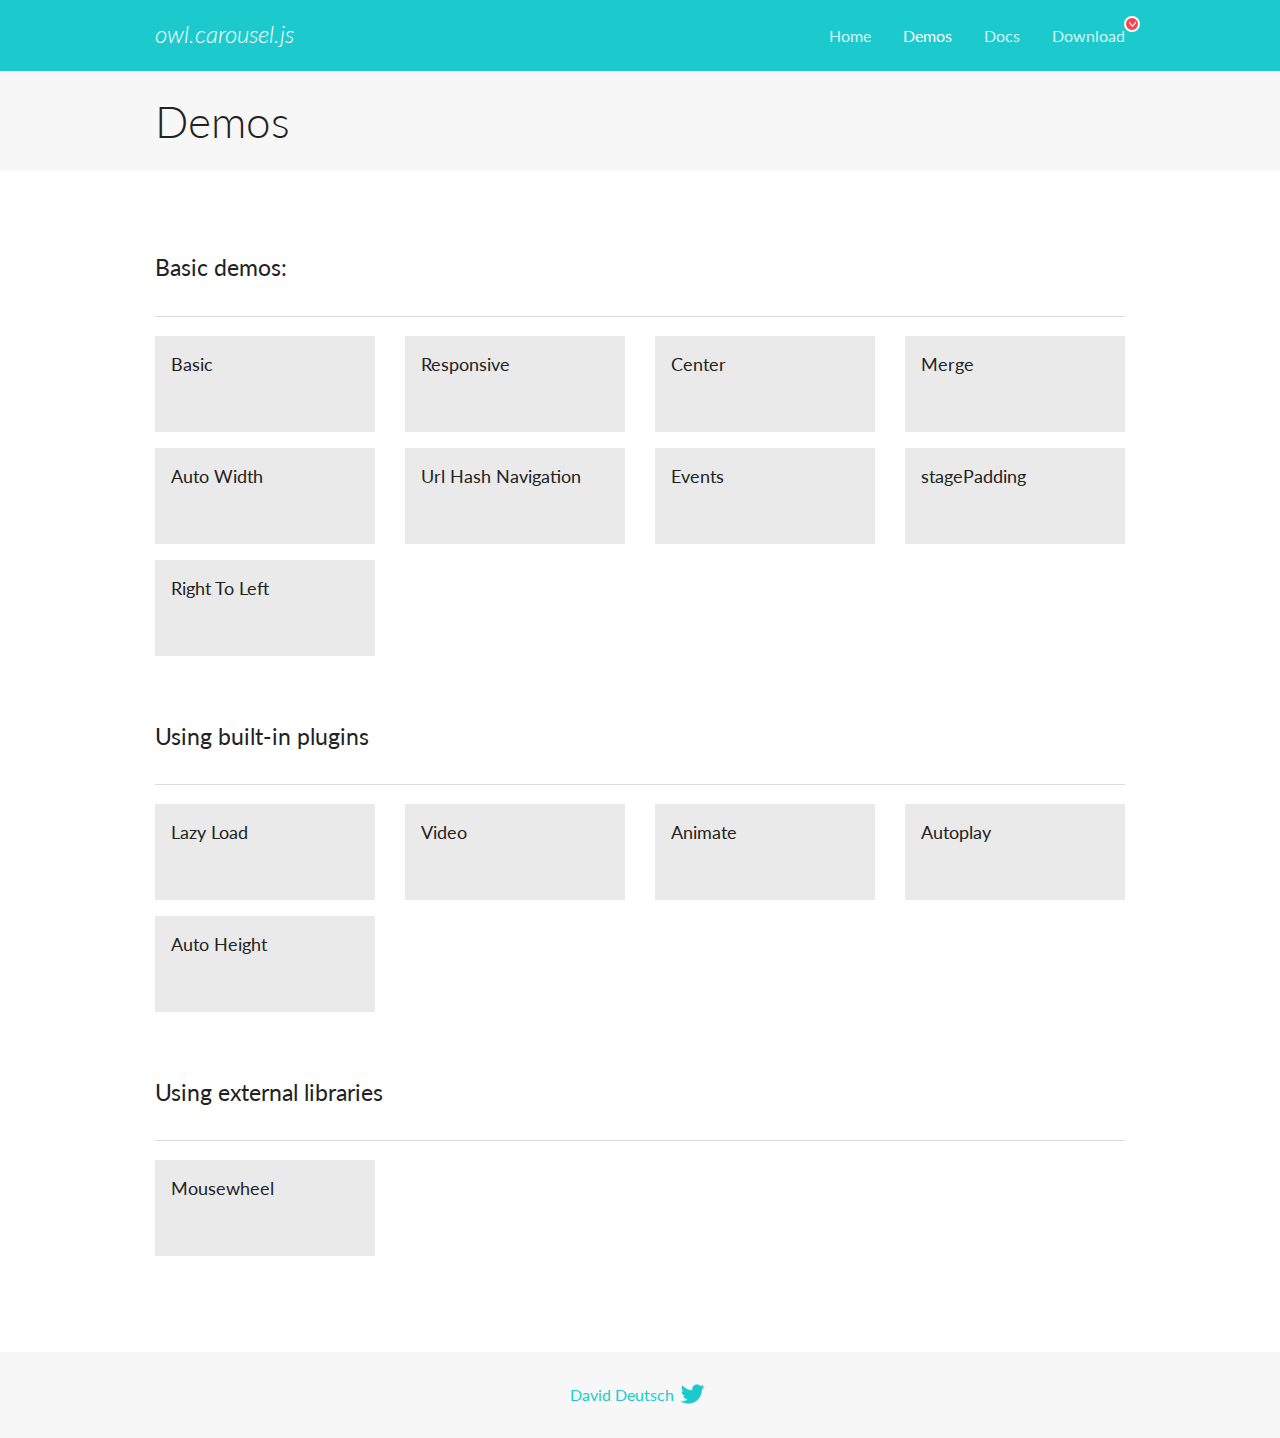
<file: OwlCarousel2-2.3.4/docs/demos/demos.html>
<!DOCTYPE html>
<html lang="en">
  <head>

    <!-- head -->
    <meta charset="utf-8">
    <meta name="msapplication-tap-highlight" content="no" />
    <meta name="viewport" content="width=device-width, initial-scale=1.0" />
    <meta name="description" content="A list of Owl Carousel examples.">
    <meta name="author" content="David Deutsch">
    <title>
      Demos | Owl Carousel | 2.3.4
    </title>

    <!-- Stylesheets -->
    <link href='https://fonts.googleapis.com/css?family=Lato:300,400,700,400italic,300italic' rel='stylesheet' type='text/css'>
    <link rel="stylesheet" href="../assets/css/docs.theme.min.css">

    <!-- Owl Stylesheets -->
    <link rel="stylesheet" href="../assets/owlcarousel/assets/owl.carousel.min.css">
    <link rel="stylesheet" href="../assets/owlcarousel/assets/owl.theme.default.min.css">

    <!-- HTML5 shim and Respond.js IE8 support of HTML5 elements and media queries -->

    <!--[if lt IE 9]>
      <script src="https://oss.maxcdn.com/libs/html5shiv/3.7.0/html5shiv.js"></script>
      <script src="https://oss.maxcdn.com/libs/respond.js/1.3.0/respond.min.js"></script>
    <![endif]-->

    <!-- Favicons -->
    <link rel="apple-touch-icon-precomposed" sizes="144x144" href="../assets/ico/apple-touch-icon-144-precomposed.png">
    <link rel="shortcut icon" href="../assets/ico/favicon.png">
    <link rel="shortcut icon" href="favicon.ico">

    <!-- Yeah i know js should not be in header. Its required for demos.-->

    <!-- javascript -->
    <script src="../assets/vendors/jquery.min.js"></script>
    <script src="../assets/owlcarousel/owl.carousel.js"></script>
  </head>
  <body>

    <!-- header -->
    <header class="header">
      <div class="row">
        <div class="large-12 columns">
          <div class="brand left">
            <h3>
              <a href="/OwlCarousel2/">owl.carousel.js</a> 
            </h3>
          </div>
          <a id="toggle-nav" class="right">
            <span></span> <span></span> <span></span> 
          </a> 
          <div class="nav-bar">
            <ul class="clearfix">
              <li> <a href="/OwlCarousel2/index.html">Home</a>  </li>
              <li class="active">
                <a href="/OwlCarousel2/demos/demos.html">Demos</a> 
              </li>
              <li> <a href="/OwlCarousel2/docs/started-welcome.html">Docs</a>  </li>
              <li>
                <a href="https://github.com/OwlCarousel2/OwlCarousel2/archive/2.3.4.zip">Download</a> 
                <span class="download"></span> 
              </li>
            </ul>
          </div>
        </div>
      </div>
    </header>

    <!-- title -->
    <section class="title">
      <div class="row">
        <div class="large-12 columns">
          <h1>Demos</h1>
        </div>
      </div>
    </section>

    <!--  Demos -->
    <section id="demos">
      <div class="row">
        <div class="large-12 columns">
          <h4 id="basic-demos-">Basic demos:</h4>
          <hr>
          <div class="demo-list">
            <div class="row">
              <div class="small-6 medium-4 large-3 columns">
                <a href="basic.html" class="demo-block">
                  <h5>Basic </h5>
                </a> 
              </div>
              <div class="small-6 medium-4 large-3 columns">
                <a href="responsive.html" class="demo-block">
                  <h5>Responsive </h5>
                </a> 
              </div>
              <div class="small-6 medium-4 large-3 columns">
                <a href="center.html" class="demo-block">
                  <h5>Center </h5>
                </a> 
              </div>
              <div class="small-6 medium-4 large-3 columns">
                <a href="merge.html" class="demo-block">
                  <h5>Merge </h5>
                </a> 
              </div>
              <div class="small-6 medium-4 large-3 columns">
                <a href="autowidth.html" class="demo-block">
                  <h5>Auto Width </h5>
                </a> 
              </div>
              <div class="small-6 medium-4 large-3 columns">
                <a href="urlhashnav.html" class="demo-block">
                  <h5>Url Hash Navigation </h5>
                </a> 
              </div>
              <div class="small-6 medium-4 large-3 columns">
                <a href="events.html" class="demo-block">
                  <h5>Events </h5>
                </a> 
              </div>
              <div class="small-6 medium-4 large-3 columns">
                <a href="stagepadding.html" class="demo-block">
                  <h5>stagePadding </h5>
                </a> 
              </div>
              <div class="small-6 medium-4 large-3 columns">
                <a href="rtl.html" class="demo-block">
                  <h5>Right To Left </h5>
                </a> 
              </div>
            </div>
          </div>
          <h4 id="using-built-in-plugins">Using built-in plugins</h4>
          <hr>
          <div class="demo-list">
            <div class="row">
              <div class="small-6 medium-4 large-3 columns">
                <a href="lazyLoad.html" class="demo-block">
                  <h5>Lazy Load </h5>
                </a> 
              </div>
              <div class="small-6 medium-4 large-3 columns">
                <a href="video.html" class="demo-block">
                  <h5>Video </h5>
                </a> 
              </div>
              <div class="small-6 medium-4 large-3 columns">
                <a href="animate.html" class="demo-block">
                  <h5>Animate </h5>
                </a> 
              </div>
              <div class="small-6 medium-4 large-3 columns">
                <a href="autoplay.html" class="demo-block">
                  <h5>Autoplay </h5>
                </a> 
              </div>
              <div class="small-6 medium-4 large-3 columns">
                <a href="autoheight.html" class="demo-block">
                  <h5>Auto Height </h5>
                </a> 
              </div>
            </div>
          </div>
          <h4 id="using-external-libraries">Using external libraries</h4>
          <hr>
          <div class="demo-list">
            <div class="row">
              <div class="small-6 medium-4 large-3 columns">
                <a href="mousewheel.html" class="demo-block">
                  <h5>Mousewheel </h5>
                </a> 
              </div>
            </div>
          </div>
        </div>
      </div>
    </section>

    <!-- footer -->
    <footer class="footer">
      <div class="row">
        <div class="large-12 columns">
          <h5>
            <a href="/OwlCarousel2/docs/support-contact.html">David Deutsch</a> 
            <a id="custom-tweet-button" href="https://twitter.com/share?url=https://github.com/OwlCarousel2/OwlCarousel2&text=Owl Carousel - This is so awesome! " target="_blank"></a> 
          </h5>
        </div>
      </div>
    </footer>

    <!-- vendors -->
    <script src="../assets/vendors/highlight.js"></script>
    <script src="../assets/js/app.js"></script>
  </body>
</html>
</file>
<file: style-about-us.css>
/*----------------------------container--------------------------------*/
.about-us-container {
    position: relative;
    width: 1000px;
    min-height: 1500px;
    /* height: fit-content; */
    margin: 0 auto;
    display: flex;
    flex-direction: column;
}

.about-us-banner {
    width: 100%;
    height: 200px;
    display: flex;
    align-items: center;
}

.img-logo-container {
    width: fit-content;
    height: fit-content;
    padding: 15px;
}

.about-us-txt {
    padding: 15px;
    border-left: black solid 2px;
    padding-bottom: 0px;
    font-size: 20px;
}

/*--------------*/
.our-story-container {
    width: 100%;
    height: 600px;
    display: flex;
    gap: 15px;
}

.left-container {
    width: 50%;
    background-color: chocolate;
}

.left-container img {
    width: 100%;
    height: 100%;
}

.right-container {
    position: relative;
    display: flex;
    width: 50%;
    background-color: rgba(199, 185, 192, 0.123);
    align-items: center;
}

.our-story-front-layer {
    position: absolute;
    width: 95%;
    height: 75%;
    background-color: white;
    display: flex;
}

.title-vs-img {
    padding: 30px;
}

.title-vs-img .title-txt {
    border-left: black solid 2px;
    padding: 10px;
    font-size: 22px;
}

.title-vs-img img {
    margin-top: 30px;
}

.story-txt {
    position: relative;
    font-size: 25px;
    width: 100%;
    padding-bottom: 100px;
}

.story-txt p {
    position: absolute;
    bottom: 50px;
}

/*---------------------*/
.our-team-container {
    margin-top: 15px;
    width: 100%;
    height: 450px;
    display: flex;
    gap: 10px;
}

.con-1 {
    position: relative;
    width: 25%;
    height: 100%;
}

.con-2 {
    background-color: lightgray;
    width: 25%;
    height: 100%;
    display: flex;
    color: white;
    font-size: xx-large;
    align-items: center;
    justify-content: center;
    padding: 40px;
    text-align: center;
}

.con-3 {
    position: relative;
    width: 25%;
    height: 100%;
}

.con-4 {
    position: relative;
    width: 25%;
    height: 100%;
}

.img-zoom:hover {
    transform: scale(1.1);

}

/*----------------------*/
.introduce-con {
    padding-top: 30px;
    padding-bottom: 30px;
    padding-left: 15px;
    padding-right: 15px;
    font-family: futura-lt-w01-light, sans-serif;
    color: rgb(65, 65, 65);
    line-height: normal;
    font-size: medium;
    letter-spacing: 0.3mm;
}
.introduce-con p{
    text-indent: 30px;
    text-align: justify;
}

/*---------------------------*/
.our-loc-container {
    width: 100%;
    height: 100px;
    display: flex;
    align-items: flex-end;
    gap: 15px;
}

.our-loc-txt {
    border-left: black solid 2px;
    margin-left: 15px;
    height: fit-content;
    padding-left: 10px;

}

.txt-1 {
    color: gray;
    font-size: 22px;
}

.txt-2 {
    font-size: 30px;
}

.btn-contact-us {
    border: none;
    background-color: gray;
    color: white;
    font-size: small;
}

.btn-contact-us:hover {
    cursor: pointer;
    background-color: whitesmoke;
    color: black;
}

.map-mes-container {
    width: 100%;
    height: 800px;
    margin-top: 40px;
    display: flex;
    /* margin-bottom: 100px; */
    background-color: white;
}

.map-con {
    width: 33%;
    height: 100%;
}

.google-map {
    width: 100%;
    height: 100%;
    border: 0;
}

.mes-con {
    width: 67%;
    height: 100%;
    padding: 40px;
    display: flex;
    flex-direction: column;
    gap: 20px
}

.mes-title-txt {
    font-size: 30px;
}

.tbl-container {
    /* border: black solid 1px; */
    width: 100%;
    height: 300px;
    margin-top: 10px;
    display: flex;
    flex-direction: column;
}

.tblcss {
    display: flex;
    height: 25%;
}

.tblcss-2 {
    display: flex;
    height: 50%;
}

.concss {
    width: 50%;
    border: black solid 1px;
}

.txtcss {
    width: 100%;
    height: 100%;
    padding-left: 20px;
    font-size: 15px;
    border: none;
}

.ta {
    width: 100%;
    height: 100%;
    padding: 20px;
    font-size: 15px;
    resize: none;
}

.container-2 {
    width: 100%;
    height: 300px;
    display: flex;
}

.property-type-con {
    display: flex;
    flex-direction: column;
    width: 25%;
    height: 100%;
    gap: 5px;
    font-size: 15px;
}

.property-status-con {
    display: flex;
    flex-direction: column;
    width: 25%;
    height: 100%;
    gap: 5px;
    font-size: 15px;
}

.prop-title {
    font-size: 16px;
    font-style: italic;
}

.prop-1,
.status-1 {
    margin-top: 10px;
}

.radio-type {
    width: 20px;
    height: 20px;
}

.col-3 {
    display: flex;
    flex-direction: column;
    width: 45%;
    height: 100%;
    margin-left: 5%;
}

.col-3-con {
    width: 100%;
    height: 20%;
    font-size: 15px;
    border: black solid 1px;
}

.col-3-txt {
    width: 100%;
    height: 100%;
    padding-left: 20px;

}

.idea-con {
    width: 100%;
    height: 80%;
    margin-top: 20px;
}

.ta-idea {
    width: 100%;
    height: 100%;
    resize: none;
    font-size: 15px;
    padding: 20px;
    border: black solid 2px;
}

.btn-container {
    width: 100%;
    height: 100px;
    display: flex;
    justify-content: space-between;
    align-items: center;
}

.info-txt {
    width: 50%;
    font-size: 13px;
}

.btn-submit {
    border: none;
    width: 150px;
    height: 50px;
    background-color: black;
    opacity: 0.8;
    color: white;
}

.btn-submit:hover {
    cursor: pointer;
    color: white;
    opacity: 1;
}

/* Mobile: width < 740px */
@media only screen and (max-width: 46.25em) {
    html{
        overflow-x: hidden;
    }
    .about-container{
        width: 100vw;
        height: 360vh;
        display: flex;
        flex-direction: column;
        left: 0;
        top: 0;
    }

    .about-us-banner {
        width: 100vw;
        height: 100px;
       
    }

    .our-story-container {
        display: none;
    }

    .our-team-container {
        display: none;
    }

    .introduce-con {
        width: 100vw;
        height: fit-content;
    }

    .our-loc-container {
        display: none;
    }

    .map-mes-container {
        flex-direction: column;
        width: 100vw;
        padding: 0;
        /* gap: 20px; */
    }
    .map-con{
        width: 100vw;
        height: fit-content;
    }
    .google-map{
        width: 100vw;
        height: 400px;
        left: 0;
        top:0;
       padding: 30px;
    }
    .mes-con{
        width: 100vw;
        height: fit-content;
        padding-left: 0;
        background-color: white;
    }
    .tbl-container{
        width: 100vw;
        height: fit-content;
        gap: 10px;
    }
    .tblcss{
        width: 100vw;
        height: fit-content;
    }
    .tblcss-2{
        width: 100vw;
    }
    .concss{
        width: 100%;
        height: 80px;
    }
    .ta{
        width: 100%;
        height: 160px;
    }

    .mes-title-txt{
        padding-left: 30px;
        padding-right: 30px;
    }
    .mes-con .tbl-row-1{
        flex-direction: column;
        gap: 10px;
        padding-left: 30px;
        padding-right: 30px;
    }
    .mes-con .tbl-row-2{
        flex-direction: column;
        gap: 10px;
        padding-left: 30px;
        padding-right: 30px;
    }
    .mes-con .tbl-row-3{
        padding-left: 30px;
        padding-right: 30px;
    }
    .container-2{
        flex-direction: column;
        width: 100vw;
        height: fit-content;
    }
    .property-type-con{
        width: 100vw;
        font-size: 15px;
        padding-left: 30px;
        padding-right: 30px;
    }
    .property-status-con{
        width: 100vw;
        margin-top: 20px;
        padding-left: 30px;
        padding-right: 30px;
    }
    .col-3{
        width: 100vw;
        margin-left: 0;
        margin-top: 20px;
        gap:10px;
       
    }
    .col-3-con{
        padding-left: 30px;
        padding-right: 30px;
        border: none;;
    }
    .col-3-txt{
        width: 100%;
        height: 50px;
    }
    .idea-con{
        padding-left: 30px;
        padding-right: 30px;
    }
    .ta-idea{
        width: 100%;
        height: 150px;
    }
    .btn-container{
        padding-left: 30px;
        padding-right: 30px;
    }
    .btn-container .info-txt{
        display: none;
    }

}
</file>
<file: nav-style.css>
html,
body,
div,
span,
applet,
object,
iframe,
h1,
h2,
h3,
h4,
h5,
h6,
p {
    margin: 0;
    padding: 0;
    border: 0;
    font-size: 100%;
}

ol,
ul {
    list-style: none;
}

* {
    box-sizing: border-box;
}

body {
    overflow-x: hidden;
    background-image: url(image/background.jpg);
}

/*css menu button*/
.menu {
    position: fixed;
    top: 5%;
    right: 2%;
    z-index: 10;
}

.menu .btn-menu {

    background-image: url(image/menu.png);
    width: 50px;
    height: 50px;
    border: none;
    background-color: whitesmoke;
    background-repeat: none;
    border-radius: 45%;
    opacity: 0.5;
}

.menu .btn-menu:hover {
    background-image: url(image/menu-open.png);
    cursor: pointer;
}

.nav-container {
    position: fixed;
    top: 0;
    left: 0;
    width: 100%;
    height: 100%;
    display: flex;
    z-index: 20;
    animation: bounceInRight;
    animation-duration: 2s;
}

.nav-layer {
    width: 83%;
    height: 100%;
    opacity: 0;
}

.nav {
    position: relative;
    background-color: rgb(153, 153, 151);
    width: 17%;
    height: 100%;
    display: flex;
    flex-direction: column;
    color: #fff;
    align-items: center;
}

/* .menu-off {
    position: relative;
    height: 50px;
} */
.btn-close-menu-container {
    position: relative;
    width: 100%;
    height: 50px;
    padding: 20px;
}

.btn-close-menu {
    position: absolute;
    width: 40px;
    height: 40px;
    right: 20px;
    top: 10px;
    background-image: url(image/close.png);
    background-color: rgb(153, 153, 151);
    border: none;
    background-repeat: none;
}

.btn-close-menu:hover {
    cursor: pointer;
}

.nav-menu {
    width: 70%;
    border-bottom: white solid 2px;
    padding-bottom: 40px;
    font-weight: bold;
    font-size: medium;
    display: flex;
    flex-direction: column;
    align-items: center;
}

.ul-nav-menu {
    margin-top: 20px;
    width: 90%;
    display: flex;
    flex-direction: column;
    gap: 20px;
    align-items: center;
}

a {
    text-decoration: none;
    padding: 10px;
}

a:visited {
    color: white;
}

a:hover {
    background-color: #fff;
    color: black;
}

.nav-info {
    border-bottom: white solid 2px;
    width: 70%;
    padding-top: 40px;
    padding-bottom: 40px;
    font-size: 15px;
}

.nav-info-phone {
    display: flex;
    margin-top: 20px;
    gap: 10px
}

.img-phone,
.img-mail,
.img-addr {
    width: 50px;
    height: 50px;
    color: #fff;
}

.nav-info-mail {
    display: flex;
    margin-top: 20px;
    gap: 10px
}

.mail-txt {
    margin-top: 10px;
}

.nav-info-addr {
    display: flex;
    margin-top: 20px;
    gap: 10px;
}

.btn-fb {
    width: 32px;
    height: 32px;
    background-image: url(image/fb.webp);
    border: none;
    background-color: rgb(153, 153, 151);
    background-repeat: none;
}

.nav-fb-insta {
    display: flex;
    padding: 40px;
    justify-content: center;
}

.btn-insta {
    width: 32px;
    height: 32px;
    background-image: url(image/insta.webp);
    border: none;
    background-color: rgb(153, 153, 151);
    background-repeat: none;
}

.btn-fb,
.btn-insta:hover {
    cursor: pointer;
}

/* Mobile: width < 740px */
@media only screen and (max-width: 46.25em) {
    .nav-container {
        display: none;
        animation: none;
    }

    .nav {
        width: 100%;
    }

    .nav-layer {
        display: none;
    }

    .menu {
        top: 25px;
        right: 15px;
    }

    .menu .btn-menu {
        width: 30px;
        height: 50px;
        opacity: 1;
        background-color: inherit;

    }

    .btn-close-menu {
        top: 25px;
        right: 0;
        width: 50px;
        height: 50px;
    }
}

/*-----------------------------footer------------------------------------*/
footer {
    background-color: rgb(65, 65, 65);
    position: relative;
    box-sizing: border-box;
    height: 65vh;
    width: 100vw;
    margin-top: 200px;
    padding-bottom: 20px;
}

.banner {
    padding-top: 50px;
    width: 1000px;
    margin: 0 auto;
}

.infor {
    display: flex;
    color: #fff;
    margin: 0 auto;
    text-align: left;
    width: 1000px;
    justify-content: flex-start;
    gap: 150px;
    flex-wrap: wrap;
    font-size: 14px;
    margin-top: 40px;
}
.titleh1{
    font-size: 22px;
}
.sp-loc {
    width: 170px;
}

.sp-phone {
    margin-top: 60px;
}

.final-line {
    display: flex;
    color: #fff;
    width: 800px;
    margin: 0 auto;
    justify-content: flex-end;
    font-size: 14px;
    align-items: baseline;
    margin-top: 40px;
}

/* .final-line .email {
    margin-top: 10px;
} */
.final-line .email:hover {
    cursor: pointer;
}

.final-line .menu-final-line {
    margin-left: 50px;
}

.final-line .email a {
    color: white;
}

.final-line .email a:visited {
    color: white;
}

.final-line .email a:hover {
    background-color: inherit;
}

.final-line .menu-final-line ul {
    list-style-type: none;
}

.final-line .menu-final-line li {
    display: inline;
}

/* Mobile: width < 740px */
@media only screen and (max-width: 46.25em) {
    footer {
        width: 100%;
        height: 50%;
    }

    .banner {
        width: 100%;
        text-align: center;
        padding-top: 10px;
        padding-bottom: 0;
    }

    .infor {
        flex-direction: column;
        align-items: center;
        width: 100%;
        margin-top: 0;
        gap: 0;
    }

    .award {
        display: none;
    }

    .titleh1 {
        display: none;
    }

    .sp-loc {
        margin-top: 10px;
        text-align: center;
    }

    .sp-phone {
        margin-top: 10px;
        text-align: center;

    }

    .final-line {
        width: 100%;
        justify-content: center;
        margin-top: 10px;
    }

    .menu-final-line {
        display: none;
    }

}
</file>
<file: style-gallery-detail.css>
.gallery-detail-container{
    width: 1000px;
    height: 2000px;
    margin: 0 auto;
}
.gallery-detail-banner{
    display: flex;
    gap:10px;
    align-items: flex-end;
    padding-top: 70px;
    padding-bottom: 30px;
}
.gallery-detail-banner img{
   
}
.gallery-txt-con{
    position: relative;
    border-left: black solid 2px;
    padding-left: 10px;
    padding-top: 10px;
}
.gallery-txt-con p{

}
.detail-txt-con{
    display: flex;
    gap: 20px;
}
.btn-back{
    height: 50%;
    border: none;
    background-color: gray;
    color: white;
}
.btn-back:hover{
    cursor: pointer;
    background-color: inherit;
    color: black;
}
.gallery-img-con{

}
/* Mobile: width < 740px */
@media only screen and (max-width: 46.25em) {
    .gallery-detail-container{
        width: 100vw;
        height: fit-content;
        margin: 0 auto;
    }
    .gallery-detail-banner{
        padding-top: 20px;
        padding-bottom: 20px;
    }
    .gallery-txt-con{
        display: none;
    }
    .btn-back{
       display: none;
    }
    .detail-txt-con{
        flex-direction: column;
        padding-top: 10px;
        padding-bottom: 10px;
        padding-left: 5px;
        padding-right: 5px;
    }
    .gallery-img-con{
        width: 100vw;
        padding-left: 5px;
        padding-right: 5px;
    }
    .gallery-img-con img{
        width: 100%;
        
    }
}
</file>
<file: style-gallery.css>
/* ---------------------------gallery---------------------*/
.gallery-menu {
    position: relative;
    display: flex;
    width: 800px;
    top: 100px;
    margin: 0 auto;
    justify-content: center;
    gap: 10px;
}

.btn-container {
    display: flex;
    gap: 10px;
    padding-left: 15px;
    border-left: black solid 2px;
}

.btn-1,
.btn-2,
.btn-3,
.btn-4 {
    border: none;
    background-color: gray;
    color: white;
}

.btn-1 {
    background-color: rgba(211, 211, 211, 0.144);
    color: black;
}

.btn-1:hover {
    /* background-color: white;
    color: black; */
    cursor: pointer;
}

.btn-2:hover {
    background-color: white;
    color: black;
    cursor: pointer;
}

.btn-3:hover {
    background-color: white;
    color: black;
    cursor: pointer;
}

.btn-4:hover {
    background-color: white;
    color: black;
    cursor: pointer;
}

.gallery-container {
    position: relative;
    display: flex;
    width: 100vw;
    height: auto;
    min-height: 1000px;
    justify-content: space-evenly;
    align-content: flex-start;
    flex-wrap: wrap;
    margin-top: 10%;
    gap: 10px;
}

.gallery {
    width: 400px;
    height: 400px;
    display: flex;
    flex-direction: column;
}
.block-img{
    display: inline-block;
    overflow: hidden;
}

.gallery-img {
    width: 100%;
    height: 70%;
    /* transition: transform .3s; */
    -webkit-transition: all .2s ease;
    -moz-transition: all .2s ease;
    -ms-transition: all .2s ease;
    -o-transition: all .2s ease;
    transition: all .2s ease;
    
    vertical-align: middle;
}

.gallery-img:hover {
    /* transform: scale(1.1); */
    cursor: pointer;
    -webkit-transform:scale(1.1); /* Safari and Chrome */
    -moz-transform:scale(1.1); /* Firefox */
    -ms-transform:scale(1.1); /* IE 9 */
    -o-transform:scale(1.1); /* Opera */
    transform:scale(1.1);
}

.gallery-description {
    width: 100%;
    height: 20%;
    text-align: center;
    padding: 20px;
}

/* Mobile: width < 740px */
@media only screen and (max-width: 46.25em) {
    .gallery-menu {
        flex-direction: column;
        width: 100%;
        height: 100px;
        top: 0;
        padding: 0;
        justify-items: flex-start;
        padding-left: 5px;
    }

    .gallery-menu img {
        width: 80px;
        height: 35px;
    }

    .btn-container {
        border: none;
        padding: 0;
    }

    .btn-1 {
        background-color: inherit;
        width: 50px;
        font-size: 15px;
        text-transform: uppercase;

    }

    .btn-2,
    .btn-3,
    .btn-4 {
        display: none;
    }

    .gallery-container{
        padding-left: 10px;
        padding-right: 10px;
    }
}
</file>
<file: style-service-process.css>
/*----------------------container---------------------------*/
.service-process-container {
    position: relative;
    width: 50vw;
    min-height: 1200px;
    /* height: fit-content; */
    margin: 0 auto;
    display: flex;
    flex-direction: column;
}

.service-process-banner {
    width: 100%;
    height: 200px;
    display: flex;
    align-items: center;
}

.img-logo-container {
    width: fit-content;
    height: fit-content;
    padding: 15px;
}

.service-process-txt {
    padding: 15px;
    border-left: black solid 2px;
    padding-bottom: 0px;
    font-size: 20px;
}

.content-container {
    position: relative;
    width: 100%;
    min-height: 1200px;
    /* height: fit-content; */
}

.service-process-content-background {
    position: absolute;
    width: 100%;
    height: 100%;
    display: flex;
    flex-wrap: wrap;

}

.step-background {
    width: 50%;
    height: 250px;
    top: 0;
    left: 0;
    filter: brightness(70%);
}

.step-img {
    width: 100%;
    height: 250px;
}

.step-background:hover {
    filter: brightness(30%);
}

.service-process-content {
    position: absolute;
    width: 100%;
    height: 100%;
    display: flex;
    flex-wrap: wrap;
}


.step {
    width: 50%;
    height: 250px;
    padding: 40px;
    color: white;

}

.title-step {
    display: flex;
    height: 50%;
    font-size: x-large;
    gap: 20px;
    align-items: baseline;
}

.btn-proposal {
    background-color: white;
    height: fit-content;
    border: none;
    font-size: large;
    padding: 10px;
    color: gray;
    animation: fadeInLeft;
    animation-duration: 2s;
}

.btn-proposal:hover {
    cursor: pointer;
}

/* Mobile: width < 740px */
@media only screen and (max-width: 46.25em) {

    html {
        overflow-x: hidden;
    }

    body {
        position: relative;

    }

    .service-process-container {
        margin: 0;
        width: 100%;
        height: fit-content;
        padding-left: 20px;
        padding-right: 20px;

    }

    .service-process-banner {
        height: 100px;

    }

    .img-logo-container {
        padding-left: 10px;
    }

    .content-container {
        position: relative;
        width: 100%;
        min-height: 2470px;
        /* height: fit-content; */
        /* padding: 20px; */

    }

    .service-process-content-background {
        flex-direction: column;
        /* border: black solid 3px; */
    }

    .step-background {
        width: 100%;
        height: 250px;
        margin-bottom: 20px;
        /* border: black solid 3px; */
    }

    .step-img {
        width: inherit;
        height: inherit;
    }

    .service-process-content {
        flex-direction: column;
        /* border: black solid 3px; */

    }

    .step {
        height: 100%;
        width: 100%;
        height: 250px;
        display: flex;
        flex-direction: column;
        margin-bottom: 20px;
        padding-left:20px;
    }

    .title-step {
        display: flex;
        flex-direction: column;
    }

    .content-step {
        margin-top: 20px;
    }
}
</file>
